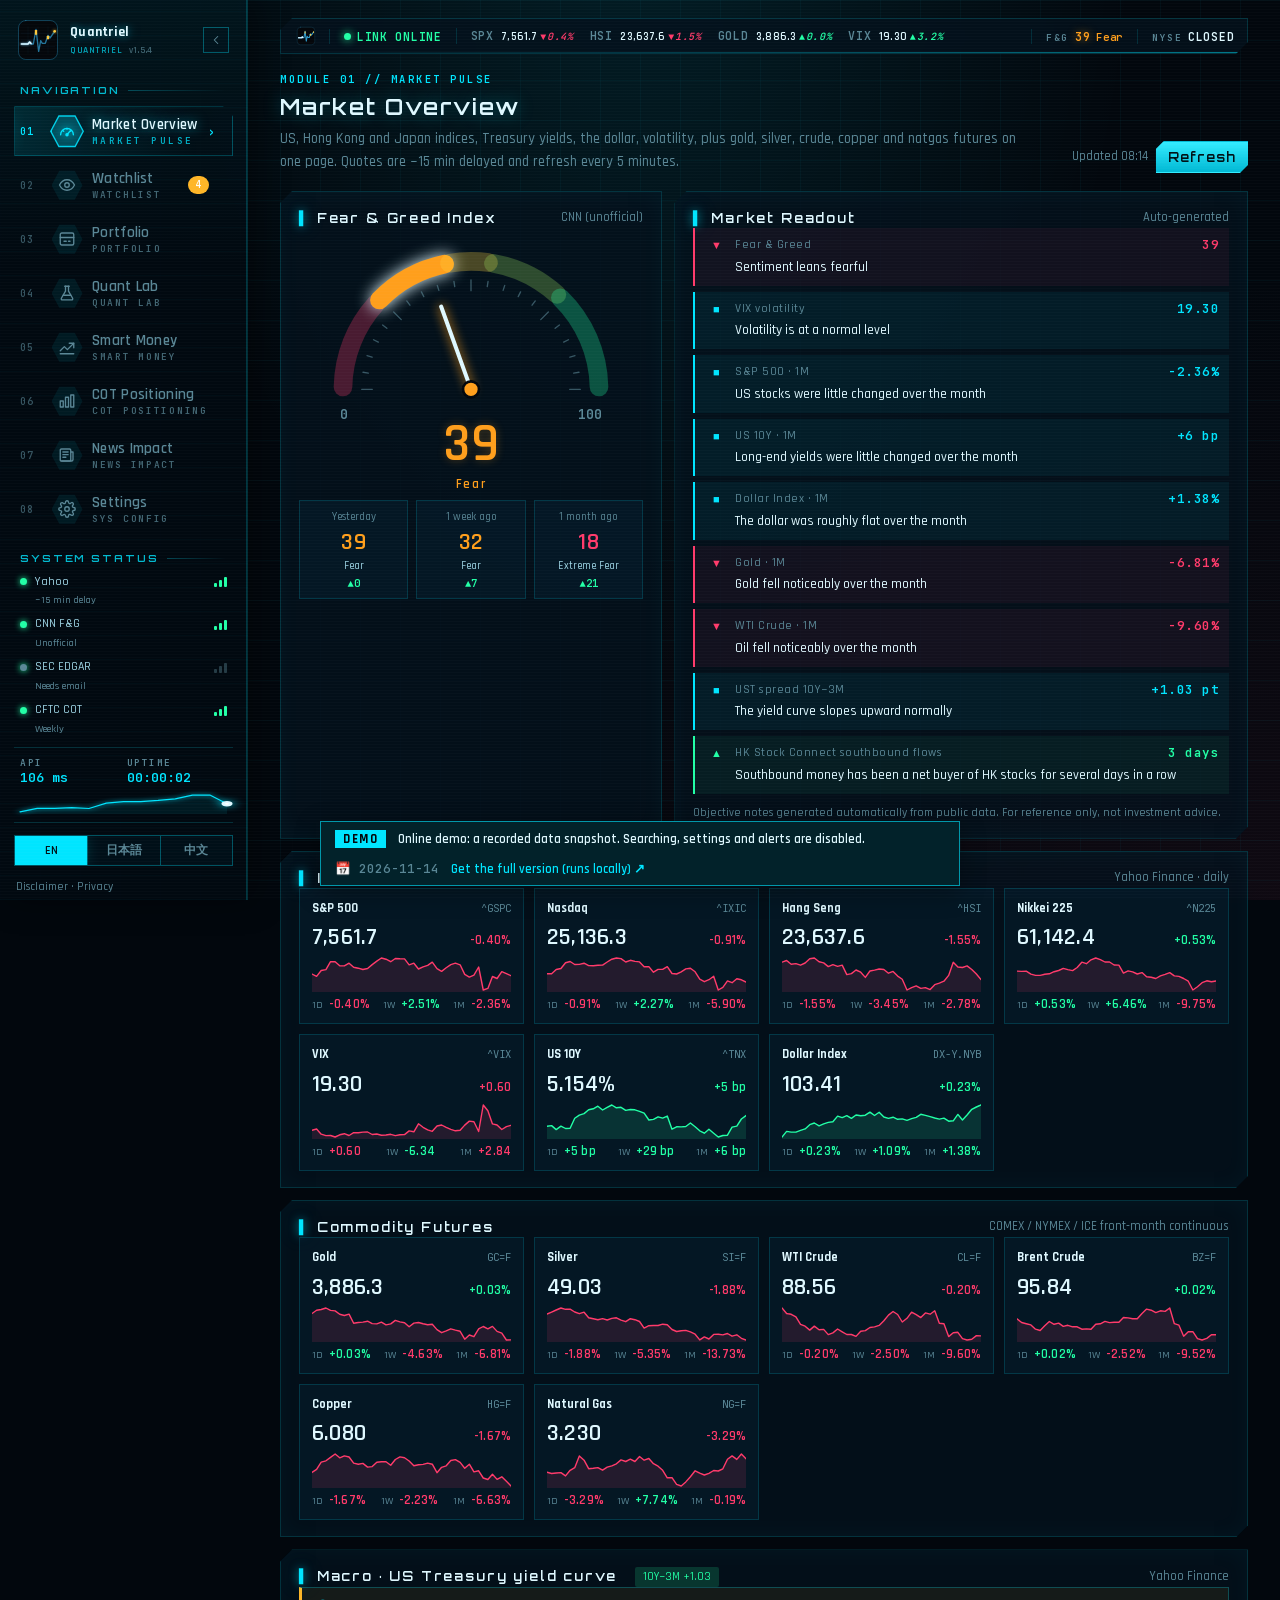
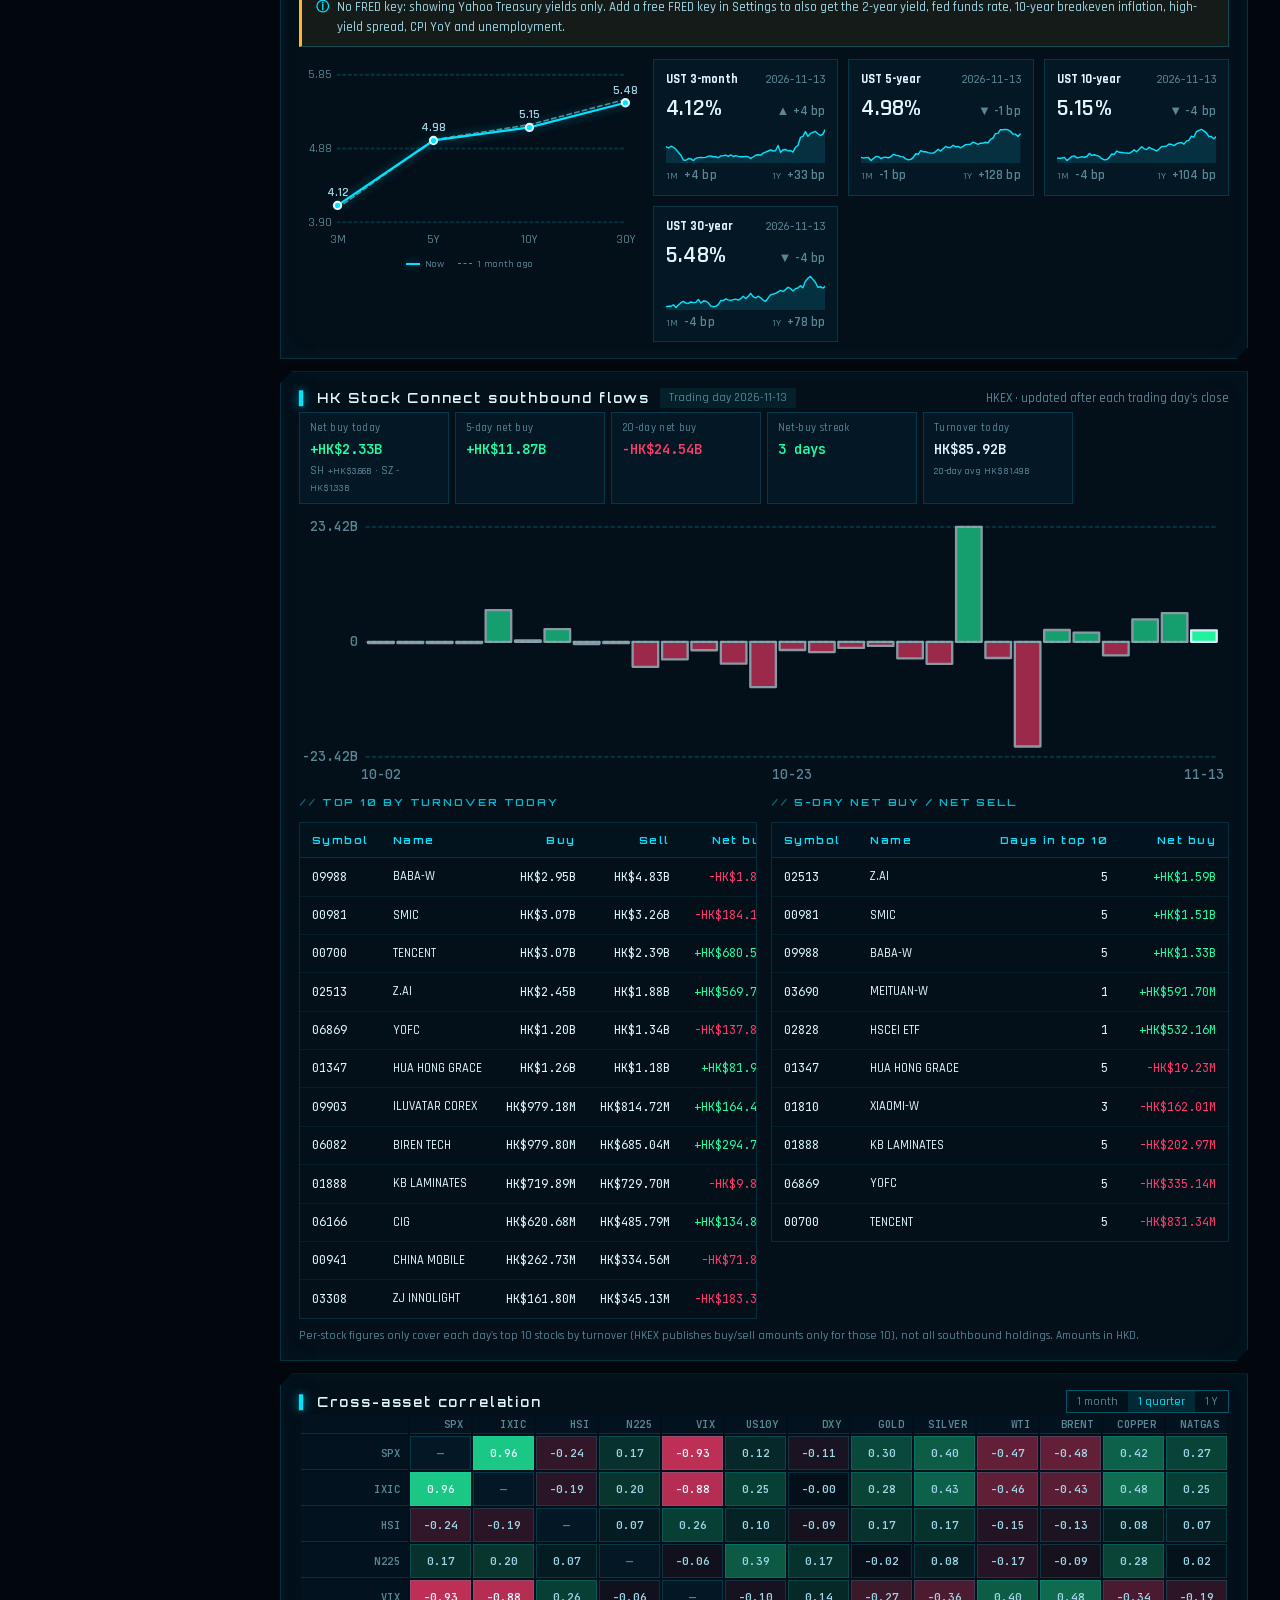
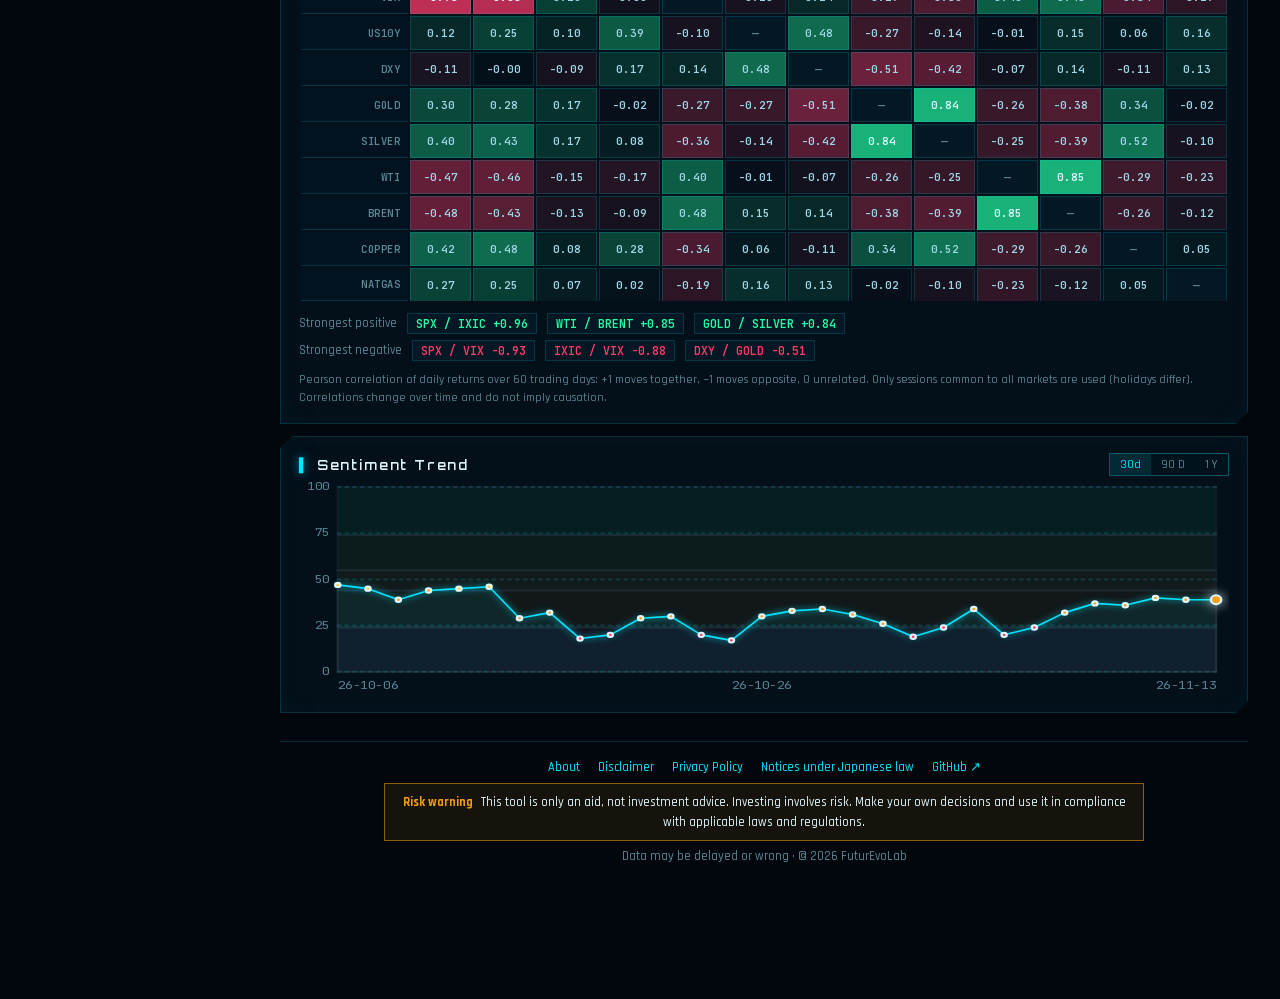
<file: docs/index.html>
<!doctype html>
<html lang="en">
<head>
<meta charset="utf-8">
<meta http-equiv="Content-Security-Policy" content="default-src 'self'; script-src 'self'; style-src 'self' 'unsafe-inline'; img-src 'self' data:; font-src 'self'; connect-src 'self'; base-uri 'none'; form-action 'none'; object-src 'none'">
<meta name="viewport" content="width=device-width, initial-scale=1">
<title>量化股神 · Quantriel — Demo</title>
<link rel="icon" type="image/svg+xml" href="data:image/svg+xml,%3Csvg xmlns='http://www.w3.org/2000/svg' viewBox='0 0 120 120'%3E%3Crect width='120' height='120' rx='24' fill='%2304070b'/%3E%3Cpath d='M10 72H30L35 66L40 72H46L54 28L62 94L68 62L73 70H82L90 46L96 54L110 34' fill='none' stroke='%2338bdf8' stroke-width='9' stroke-linejoin='round' stroke-linecap='round'/%3E%3Ccircle cx='110' cy='34' r='8' fill='%23ffc93c'/%3E%3C/svg%3E">
<link rel="stylesheet" href="fonts/fonts.css">
<link rel="preload" href="fonts/Inter-0.woff2" as="font" type="font/woff2" crossorigin>
<link rel="stylesheet" href="style.css?v=2">
<link rel="stylesheet" href="hud.css?v=3">
<link rel="stylesheet" href="nav.css?v=2">
<link rel="stylesheet" href="market.css?v=3">
<link rel="stylesheet" href="smart.css?v=2">
<link rel="stylesheet" href="gold.css?v=1">
<link rel="stylesheet" href="quant.css?v=10">
<script src="boot.js?v=1"></script>
<script src="demo.js" data-generated="1794644022"></script>
</head>
<body>
<div class="ambient" aria-hidden="true"><i></i><i></i><i></i></div>
<div class="app">
  <!-- ======================= 侧边导航 ======================= -->
  <aside class="nav">
    <div class="nav-edge" aria-hidden="true"></div>
    <div class="brand">
<svg class="logo qs-mark" viewBox="0 0 120 120" aria-hidden="true">
        <rect class="scr" x="1.5" y="1.5" width="117" height="117" rx="22"/>
        <path class="grid" d="M10 40H110M10 60H110M10 80H110M30 20V100M60 20V100M90 20V100"/>
        <path class="ecg" d="M10 72H30L35 66L40 72H46L54 28L62 94L68 62L73 70H82L90 46L96 54L110 34"/>
        <path class="scan" d="M10 72H30L35 66L40 72H46L54 28L62 94L68 62L73 70H82L90 46L96 54L110 34"/>
        <rect class="cb" x="50.5" y="30" width="7" height="14" rx="1.5"/>
        <rect class="cb cb2" x="86.5" y="47" width="7" height="11" rx="1.5"/>
        <circle class="tip" cx="110" cy="34" r="4"/>
      </svg>
      <div class="brand-txt">
        <div class="brand-name" data-text="量化股神">量化股神</div>
        <div class="brand-sub">QUANTRIEL <i>v1.5</i></div>
      </div>
      <button id="nav-collapse" class="nav-collapse" type="button" title="收起 / 展开侧栏">
        <svg viewBox="0 0 24 24"><path d="M15 6l-6 6 6 6"/></svg>
      </button>
    </div>

    <div class="nav-section"><span>NAVIGATION</span><i></i></div>
    <nav class="tabs" id="nav">
      <div class="nav-ind" id="nav-ind" aria-hidden="true"><i></i></div>
      <button data-tab="market" class="active" title="市场总览（快捷键 1）">
        <span class="ni-idx">01</span>
        <span class="ni-ico"><svg viewBox="0 0 24 24"><path d="M3.5 17a8.5 8.5 0 1117 0"/><path d="M12 17l4.2-5.2"/><circle cx="12" cy="17" r="1.4"/><path d="M6.6 11.6l1 .8M12 8.5v1.3M17.4 11.6l-1 .8"/></svg></span>
        <span class="ni-txt"><b>市场总览</b><small>MARKET PULSE</small></span>
        <span class="ni-arrow">›</span>
      </button>
      <button data-tab="watch" title="自选监控（快捷键 2）">
        <span class="ni-idx">02</span>
        <span class="ni-ico"><svg viewBox="0 0 24 24"><path d="M2 12s3.5-7 10-7 10 7 10 7-3.5 7-10 7S2 12 2 12z"/><circle cx="12" cy="12" r="3"/></svg></span>
        <span class="ni-txt"><b>自选监控</b><small>WATCHLIST</small></span>
        <span id="nav-new" class="nav-badge" hidden></span><span class="ni-arrow">›</span>
      </button>
      <button data-tab="portfolio" title="持仓盈亏（快捷键 3）">
        <span class="ni-idx">03</span>
        <span class="ni-ico"><svg viewBox="0 0 24 24"><rect x="3" y="4" width="18" height="16" rx="2"/><path d="M3 10h18"/><path d="M8 15h3"/><path d="M14 15h2"/></svg></span>
        <span class="ni-txt"><b>持仓盈亏</b><small>PORTFOLIO</small></span>
        <span class="ni-arrow">›</span>
      </button>
      <button data-tab="quant" title="量化实验室（快捷键 4）">
        <span class="ni-idx">04</span>
        <span class="ni-ico"><svg viewBox="0 0 24 24"><path d="M9 3h6"/><path d="M10 3v6.5L4.5 19a1.5 1.5 0 001.3 2.2h12.4a1.5 1.5 0 001.3-2.2L14 9.5V3"/><path d="M7 15h10"/></svg></span>
        <span class="ni-txt"><b>量化实验室</b><small>QUANT LAB</small></span>
        <span class="ni-arrow">›</span>
      </button>
      <button data-tab="smart" title="聪明钱（快捷键 5）">
        <span class="ni-idx">05</span>
        <span class="ni-ico"><svg viewBox="0 0 24 24"><path d="M3 17l5.5-5.5 4 4L21 7"/><path d="M15 7h6v6"/><path d="M3 21h18"/></svg></span>
        <span class="ni-txt"><b>聪明钱</b><small>SMART MONEY</small></span>
        <span class="ni-arrow">›</span>
      </button>
      <button data-tab="cot" title="商品持仓（快捷键 6）">
        <span class="ni-idx">06</span>
        <span class="ni-ico"><svg viewBox="0 0 24 24"><rect x="3" y="12" width="4" height="8"/><rect x="10" y="7" width="4" height="13"/><rect x="17" y="4" width="4" height="16"/></svg></span>
        <span class="ni-txt"><b>商品持仓</b><small>COT POSITIONING</small></span>
        <span class="ni-arrow">›</span>
      </button>
      <button data-tab="news" title="新闻影响（快捷键 7）">
        <span class="ni-idx">07</span>
        <span class="ni-ico"><svg viewBox="0 0 24 24"><rect x="3" y="4" width="14" height="16" rx="1.5"/><path d="M17 8h3v10a2 2 0 01-2 2H5"/><path d="M6.5 8h7M6.5 11.5h7M6.5 15h4"/></svg></span>
        <span class="ni-txt"><b>新闻影响</b><small>NEWS IMPACT</small></span>
        <span id="nav-news" class="nav-badge" hidden></span><span class="ni-arrow">›</span>
      </button>
      <button data-tab="settings" title="设置（快捷键 8）">
        <span class="ni-idx">08</span>
        <span class="ni-ico"><svg viewBox="0 0 24 24"><circle cx="12" cy="12" r="3"/><path d="M19.4 15a1.7 1.7 0 00.3 1.8l.1.1a2 2 0 11-2.8 2.8l-.1-.1a1.7 1.7 0 00-1.8-.3 1.7 1.7 0 00-1 1.5V21a2 2 0 11-4 0v-.1a1.7 1.7 0 00-1.1-1.5 1.7 1.7 0 00-1.8.3l-.1.1a2 2 0 11-2.8-2.8l.1-.1a1.7 1.7 0 00.3-1.8 1.7 1.7 0 00-1.5-1H3a2 2 0 110-4h.1a1.7 1.7 0 001.5-1.1 1.7 1.7 0 00-.3-1.8l-.1-.1a2 2 0 112.8-2.8l.1.1a1.7 1.7 0 001.8.3H9a1.7 1.7 0 001-1.5V3a2 2 0 114 0v.1a1.7 1.7 0 001 1.5 1.7 1.7 0 001.8-.3l.1-.1a2 2 0 112.8 2.8l-.1.1a1.7 1.7 0 00-.3 1.8V9a1.7 1.7 0 001.5 1H21a2 2 0 110 4h-.1a1.7 1.7 0 00-1.5 1z"/></svg></span>
        <span class="ni-txt"><b>设置</b><small>SYS CONFIG</small></span>
        <span class="ni-arrow">›</span>
      </button>
    </nav>

    <div class="nav-foot">
      <div class="nav-section"><span>SYSTEM STATUS</span><i></i></div>
      <div id="src-status" class="src-status"></div>
      <div class="sys-meta">
        <div><span>API</span><b id="sys-lat">— ms</b></div>
        <div><span>UPTIME</span><b id="sys-up">00:00:00</b></div>
        <svg id="sys-spark" class="spark" viewBox="0 0 100 22" preserveAspectRatio="none" aria-hidden="true"><path class="area"/><path class="line"/><circle r="1.8"/></svg>
      </div>
      <div class="lang-switch" translate="no"><button type="button" data-lang="en">EN</button><button type="button" data-lang="ja">日本語</button><button type="button" data-lang="zh">中文</button></div>
      <a class="legal-link" href="disclaimer.html">免责声明 · 隐私</a>
      <button id="wn-open" class="ghost theme-btn wn-open" type="button" title="查看每个版本更新了什么">
        <svg viewBox="0 0 24 24"><path d="M3 10v4h3l5 4V6L6 10z"/><path d="M15 9a4 4 0 010 6M18 6a8 8 0 010 12"/></svg>
        <span>更新公告</span><span id="wn-badge" class="badge wn-new" translate="no" hidden>NEW</span>
      </button>
      <button id="theme-toggle" class="ghost theme-btn" type="button" title="切换配色：蓝色 HUD → 黑金 → 浅色">
        <svg viewBox="0 0 24 24"><path d="M21 12.8A9 9 0 1111.2 3a7 7 0 009.8 9.8z"/></svg>
        <span>切换配色</span>
      </button>
    </div>
  </aside>

  <main class="main">
    <div class="hudbar">
      <span class="hb-id">
<svg class="qs-mark hb-mark" viewBox="0 0 120 120" aria-hidden="true">
        <rect class="scr" x="1.5" y="1.5" width="117" height="117" rx="22"/>
        <path class="ecg" d="M10 72H30L35 66L40 72H46L54 28L62 94L68 62L73 70H82L90 46L96 54L110 34"/>
        <path class="scan" d="M10 72H30L35 66L40 72H46L54 28L62 94L68 62L73 70H82L90 46L96 54L110 34"/>
        <rect class="cb" x="50.5" y="30" width="7" height="14" rx="1.5"/>
        <rect class="cb cb2" x="86.5" y="47" width="7" height="11" rx="1.5"/>
        <circle class="tip" cx="110" cy="34" r="4"/>
      </svg>
        <span class="sys">SYS://QUANTRIEL</span>
      </span>
      <span class="live"><i></i>LINK ONLINE</span>
      <span class="tick" id="ticker" translate="no"><span>SPX <b>—</b></span><span>GOLD <b>—</b></span><span>WTI <b>—</b></span></span>
      <span id="marquee" class="marquee" title="点击查看自选监控"><span id="marquee-track"></span></span>
      <span class="hb-fng" id="hb-fng" title="恐惧与贪婪指数（点击查看市场总览）"><small>F&amp;G</small><b>—</b><i></i></span>
      <span class="hb-gas" id="hb-mkt" translate="no"><small>NYSE</small><b>—</b></span>
      <form id="lookup" class="hb-lookup" title="查看任意代码的详情（快捷键 /）"><input id="lookup-sym" placeholder="代码…" spellcheck="false" autocomplete="off"></form>
      <span id="hud-watch" translate="no">WATCH 0</span>
      <span class="clock" id="clock" translate="no">NY --:--</span>
      <i class="hb-beat" id="hb-beat" aria-hidden="true"></i>
    </div>
    <div id="upd-bar" class="upd-bar" hidden></div>

    <!-- ======================= 市场总览 ======================= -->
    <section id="tab-market" class="tab active">
      <header class="page-head">
        <div>
          <div class="eyebrow">MODULE 01 // MARKET PULSE</div>
          <h1>市场总览</h1>
          <p>美股、港股、日股指数，美债收益率、美元、波动率，以及黄金、白银、原油、铜、天然气期货，一页看清市场温度。行情约延迟 15 分钟，每 5 分钟刷新。</p>
        </div>
        <div class="head-actions">
          <span id="mk-upd" class="muted"></span>
          <button id="mk-refresh" type="button" class="primary">刷新</button>
        </div>
      </header>
      <div id="mk-msg" class="msg"></div>

      <div class="mk-top">
        <div class="card mk-fng">
          <div class="card-head"><h3>恐惧与贪婪指数</h3><span class="spacer"></span><span id="mk-fng-src" class="muted"></span></div>
          <div id="mk-gauge" class="mk-gauge"></div>
          <div id="mk-cmp" class="mk-cmp"></div>
          <div id="mk-parts" class="q-parts"></div>
        </div>
        <div class="card mk-read">
          <div class="card-head"><h3>市场解读</h3><span class="spacer"></span><span class="muted">自动生成</span></div>
          <ul id="mk-read" class="mk-list"></ul>
          <p class="muted mk-disc">根据公开数据自动生成的客观描述，仅供参考，不构成投资建议。</p>
        </div>
      </div>

      <div class="card">
        <div class="card-head"><h3>指数 · 利率 · 美元</h3><span class="spacer"></span><span class="muted">Yahoo Finance · 日线</span></div>
        <div id="mk-indices" class="q-grid"></div>
      </div>
      <div class="card">
        <div class="card-head"><h3>大宗商品期货</h3><span class="spacer"></span><span class="muted">COMEX / NYMEX / ICE 主力连续合约</span></div>
        <div id="mk-commods" class="q-grid"></div>
      </div>
      <div class="card">
        <div class="card-head"><h3>宏观 · 美债收益率曲线</h3><span id="mc-spreads" class="mc-spreads"></span><span class="spacer"></span><span id="mc-src" class="muted"></span></div>
        <div id="mc-msg" class="msg"></div>
        <div class="mc-wrap">
          <div id="mc-curve" class="mc-curve"></div>
          <div id="mc-grid" class="q-grid mc-grid"></div>
        </div>
      </div>
      <div class="card" id="sb-card">
        <div class="card-head"><h3>港股通南向资金</h3><span id="sb-date" class="chip"></span><span class="spacer"></span><span class="muted">HKEX · 每个交易日收盘后更新</span></div>
        <div id="sb-msg" class="msg"></div>
        <div id="sb-body"></div>
      </div>
      <div class="card">
        <div class="card-head"><h3>跨资产相关性</h3><span id="corr-msg" class="muted"></span><span class="spacer"></span>
          <div class="seg" id="corr-range"><button type="button" data-d="20">1 个月</button><button type="button" data-d="60" class="on">1 季度</button><button type="button" data-d="250">1 年</button></div></div>
        <div id="mk-corr" class="mk-corr"></div>
      </div>
      <div class="card">
        <div class="card-head"><h3>情绪走势</h3><span class="spacer"></span>
          <div class="seg" id="mk-range"><button type="button" data-d="30" class="on">30 天</button><button type="button" data-d="90">90 天</button><button type="button" data-d="250">1 年</button></div></div>
        <div id="mk-chart" class="mk-chart"></div>
      </div>
    </section>

    <!-- ======================= 自选监控 ======================= -->
    <section id="tab-watch" class="tab">
      <header class="page-head">
        <div>
          <div class="eyebrow">MODULE 02 // WATCHLIST SURVEILLANCE</div>
          <h1>自选监控</h1>
          <p>美股、港股（代码加 .HK）和期货（如 GC=F）。当日涨跌幅或成交量超过设定值时高亮，开启后台提醒后会推送 macOS 通知。</p>
        </div>
        <div class="head-actions">
          <span id="w-upd" class="muted"></span>
          <button id="w-refresh" type="button" class="primary">立即刷新</button>
        </div>
      </header>

      <div class="card alert-card">
        <div class="card-head"><h3>后台异动提醒</h3><span id="al-state" class="badge">—</span>
          <span class="spacer"></span><span id="al-info" class="muted"></span></div>
        <p class="muted al-desc">由本地服务在后台定时检查自选列表：当日涨跌幅绝对值 ≥ 设定百分比、成交量 ≥ 20 日均量的设定倍数、RSI 当天进入超买 / 超卖区、创 52 周新高 / 新低，或当天穿越设定的目标价，就推送 macOS 系统通知。同一品种同一交易日的同类异动只提醒一次。网页不用开着，只要服务在运行即可。</p>
        <div class="form-row">
          <label class="switch"><input id="al-on" type="checkbox"><i></i>开启后台提醒</label>
          <label class="field"><span>检查间隔</span><select id="al-int"><option value="5">每 5 分钟</option><option value="15">每 15 分钟</option><option value="30">每 30 分钟</option><option value="60">每 60 分钟</option></select></label>
          <label class="switch"><input id="al-sound" type="checkbox" checked><i></i>提示音</label>
          <span class="spacer"></span>
          <button id="al-test" type="button" class="ghost small">发送测试通知</button>
          <button id="al-run" type="button" class="ghost small">立即检查一次</button>
        </div>
        <div class="form-row dg-row">
          <label class="switch" title="每天到设定时间推送一条系统通知：主要指数 / 商品涨跌、恐惧贪婪指数、自选里最强和最弱的品种"><input id="dg-on" type="checkbox"><i></i>每日摘要通知</label>
          <label class="field"><span>发送时间</span><input id="dg-time" type="time" value="08:30" step="60" class="w-sm mono-input"></label>
          <span id="dg-info" class="muted"></span>
          <span class="spacer"></span>
          <button id="dg-run" type="button" class="ghost small">现在发送摘要</button>
        </div>
        <div id="al-hist" class="al-hist"></div>
      </div>

      <form id="watch-form" class="card form-card">
        <div class="form-title">添加 / 修改自选</div>
        <div class="form-row">
          <input id="w-sym" placeholder="代码，如 AAPL / 0700.HK / GC=F / ^HSI" spellcheck="false" class="mono-input grow">
          <input id="w-label" placeholder="名称（可选）" class="grow">
          <label class="field"><span>涨跌幅阈值</span><input id="w-move" type="number" min="0" step="0.5" value="3" class="w-sm"><em>%</em></label>
          <label class="field"><span>放量倍数</span><input id="w-vol" type="number" min="0" step="0.5" value="2" class="w-sm"><em>×</em></label>
          <label class="switch" title="RSI(14) 当天升破 70 或跌破 30 时提醒（昨天收盘还不在该区间）"><input id="w-rsi" type="checkbox" checked><i></i>RSI 超买 / 超卖</label>
          <label class="switch" title="现价高于此前 52 周最高收盘价，或低于最低收盘价时提醒"><input id="w-52" type="checkbox" checked><i></i>52 周新高 / 新低</label>
          <label class="switch" title="20 日均线当天上穿（金叉）或下穿（死叉）50 日均线时提醒"><input id="w-ma" type="checkbox" checked><i></i>均线金叉 / 死叉</label>
          <label class="field" title="现价当天升破这个价位时提醒（昨收还在下方）；留空不设"><span>目标价 ≥</span><input id="w-above" type="number" min="0" step="any" placeholder="不设" class="w-sm mono-input"></label>
          <label class="field" title="现价当天跌破这个价位时提醒（昨收还在上方）；留空不设"><span>目标价 ≤</span><input id="w-below" type="number" min="0" step="any" placeholder="不设" class="w-sm mono-input"></label>
          <button class="primary">加入自选</button>
        </div>
      </form>

      <div class="card">
        <div class="card-head"><h3>自选列表</h3><span id="watch-count" class="chip"></span><span class="spacer"></span><span class="muted">股票盘中成交量按时段折算成全天预估（*）；期货为当日累计，盘中偏低</span>
          <button id="w-export" type="button" class="ghost small" title="把自选列表和 13F 基金列表存成 JSON 文件（不含 API Key）">导出</button>
          <button id="w-import" type="button" class="ghost small" title="从导出的 JSON 文件导入：默认只添加本机没有的品种">导入</button>
          <input id="w-file" type="file" accept="application/json,.json" hidden></div>
        <div class="table-wrap"><table id="watch-table"></table></div>
      </div>
    </section>

    <!-- ======================= 持仓盈亏 ======================= -->
    <section id="tab-portfolio" class="tab">
      <header class="page-head">
        <div>
          <div class="eyebrow">MODULE 03 // PORTFOLIO P&amp;L</div>
          <h1>持仓盈亏</h1>
          <p>记录你的持仓（代码、股数、平均成本），用约 15 分钟延迟的行情计算市值、盈亏和当日变动；非美元品种按 Yahoo 汇率折算成美元合计。数据只保存在本机的 data/positions.json。</p>
        </div>
        <div class="head-actions">
          <span id="pf-upd" class="muted"></span>
          <button id="pf-refresh" type="button" class="primary">刷新</button>
        </div>
      </header>
      <div id="pf-msg" class="msg"></div>
      <div id="pf-sum" class="pf-sum"></div>
      <form id="pf-form" class="card form-card">
        <div class="form-title">添加 / 修改持仓</div>
        <div class="form-row">
          <input id="pf-sym" placeholder="代码，如 AAPL / 0700.HK / GC=F" spellcheck="false" class="mono-input grow" required>
          <label class="field"><span>股数</span><input id="pf-shares" type="number" min="0" step="any" class="w-md mono-input" required></label>
          <label class="field"><span>平均成本</span><input id="pf-cost" type="number" min="0" step="any" class="w-md mono-input" required></label>
          <input id="pf-note" placeholder="备注（可选）" class="grow">
          <button class="primary">保存持仓</button>
        </div>
      </form>
      <div class="card">
        <div class="card-head"><h3>持仓明细</h3><span id="pf-count" class="chip"></span><span class="spacer"></span><span id="pf-fx" class="muted" translate="no"></span></div>
        <div class="table-wrap"><table id="pf-table"></table></div>
        <p class="muted mk-disc">仅供记录与参考，不构成投资建议；未计入手续费、股息和税费。</p>
      </div>
    </section>

    <!-- ======================= 量化实验室 ======================= -->
    <section id="tab-quant" class="tab">
      <header class="page-head">
        <div>
          <div class="eyebrow">MODULE 04 // QUANT LAB</div>
          <h1>量化实验室</h1>
          <p>用历史日线检验简单规则（只做多、按收盘价执行、含手续费），并按过去一年的波动率给出未来 N 个交易日的价格统计区间。两者都是对历史数据的统计描述，不是预测，不构成投资建议。</p>
        </div>
      </header>
      <form id="ql-form" class="card form-card">
        <div class="form-title">回测设置</div>
        <div class="form-row">
          <input id="ql-sym" placeholder="代码，如 AAPL / 0700.HK / GC=F / ^GSPC" spellcheck="false" class="mono-input grow" required>
          <label class="field"><span>策略</span><select id="ql-strategy"><option value="ma_cross">均线金叉 / 死叉（20 / 50 日）</option><option value="trend200">200 日趋势</option><option value="rsi_mr">RSI 均值回归</option><option value="buyhold">买入持有</option></select></label>
          <label class="field"><span>区间</span><select id="ql-range"><option value="2y">2 年</option><option value="5y" selected>5 年</option><option value="10y">10 年</option></select></label>
          <label class="field" title="每次换仓的成本，1 bp = 0.01%"><span>手续费</span><input id="ql-fee" type="number" min="0" max="100" step="1" value="5" class="w-sm mono-input"><em>bp</em></label>
          <label class="field" title="可选：按历史波动率估算未来 N 个交易日到达该价位的概率"><span>目标价</span><input id="ql-target" type="number" min="0" step="any" placeholder="可选" class="w-sm mono-input"></label>
          <button class="primary">运行</button>
        </div>
        <div id="ql-quick" class="form-row"></div>
      </form>
      <div class="card">
        <div class="card-head"><h3>规则回测</h3><span id="ql-bt-sub" class="muted"></span></div>
        <div id="ql-bt"><p class="muted">输入代码并点「运行」。策略：均线金叉 / 死叉 = 20 日均线在 50 日均线上方时持有；200 日趋势 = 价格在 200 日均线上方时持有；RSI 均值回归 = RSI(14) 低于 30 买入、高于 70 卖出。</p></div>
      </div>
      <div class="card">
        <div class="card-head"><h3>统计区间（历史波动率）</h3><span id="ql-fc-sub" class="muted"></span></div>
        <div id="ql-fc"><p class="muted">按过去一年的日波动率，给出 5 / 10 / 20 / 60 个交易日后价格的 68% 和 95% 区间；填了目标价还会算到达概率。</p></div>
      </div>
      <div class="card">
        <div class="card-head"><h3>预测检验</h3><span id="ql-sg-sub" class="muted"></span></div>
        <div id="ql-sg"><p class="muted">三个角度看"历史上出现这种情况之后发生了什么"：历史相似情形之后 5 / 20 日的收益分布；只用价格特征的逻辑回归模型在最近一年样本外的命中率（和"一直猜多数方向"的基准对比）；按月份、星期的季节性。每一项都放在基准旁边，接近基准就说明没有可利用的规律。</p></div>
      </div>
    </section>

    <!-- ======================= 聪明钱 ======================= -->
    <section id="tab-smart" class="tab">
      <header class="page-head">
        <div>
          <div class="eyebrow">MODULE 05 // SMART MONEY · SEC EDGAR</div>
          <h1>聪明钱</h1>
          <p>美股公司内部人（董事、高管、10% 股东）用自己的钱在公开市场买入的记录（Form 4 交易代码 P），以及知名基金每季度 13F 持仓的变化。</p>
        </div>
      </header>
      <div id="sm-msg" class="msg"></div>

      <div class="seg sm-sub" id="sm-sub"><button type="button" data-s="insider" class="on">内部人买入 · Form 4</button><button type="button" data-s="13f">机构持仓 · 13F</button></div>

      <div id="sm-insider">
        <form id="ins-form" class="searchbar">
          <div class="search-input">
            <svg viewBox="0 0 24 24"><path d="M3 17l5.5-5.5 4 4L21 7"/><path d="M15 7h6v6"/></svg>
            <input id="ins-sym" placeholder="美股代码，如 AAPL / JPM / KO" autocomplete="off" spellcheck="false">
          </div>
          <select id="ins-limit" title="扫描最近多少份 Form 4 申报" aria-label="扫描份数">
            <option value="80">最近 80 份申报</option>
            <option value="150" selected>最近 150 份申报</option>
            <option value="300">最近 300 份申报</option>
          </select>
          <button type="submit" class="primary lg">分析内部人买入</button>
        </form>
        <div id="ins-quick" class="recent"></div>
        <div id="ins-result"></div>
      </div>

      <div id="sm-13f" hidden>
        <div class="card">
          <div class="card-head"><h3>跟踪的基金</h3><span id="mg-count" class="chip"></span><span class="spacer"></span>
            <span id="f13-upd" class="muted"></span><button id="f13-load" type="button" class="primary">加载 13F</button></div>
          <form id="mg-form" class="form-row">
            <input id="mg-cik" placeholder="CIK，如 1067983" class="mono-input w-md" spellcheck="false">
            <input id="mg-name" placeholder="基金名称" class="grow">
            <button class="ghost">添加基金</button>
            <a class="muted" href="https://www.sec.gov/cgi-bin/browse-edgar?action=getcompany&type=13F-HR" target="_blank" rel="noopener">在 EDGAR 查 CIK ↗</a>
          </form>
          <div id="mg-list" class="mg-list"></div>
        </div>
        <div class="graph-wrap q-graph">
          <div id="cy13"></div>
          <div id="g13-empty" class="graph-overlay">
            <div class="sb-status">STANDBY · AWAITING 13F</div>
            <h3>基金 ↔ 股票 持仓变化图</h3>
            <p>点击“加载 13F”。六边形是基金，圆点是股票；线的颜色表示本季度动作，线越粗金额越大</p>
          </div>
          <div class="graph-tools">
            <button type="button" data-z13="fit" title="适应窗口"><svg viewBox="0 0 24 24"><path d="M4 9V4h5M20 9V4h-5M4 15v5h5M20 15v5h-5"/></svg></button>
          </div>
          <div class="legend">
            <span><i class="line" style="background:var(--q-new)"></i>新建仓</span>
            <span><i class="line" style="background:var(--in)"></i>加仓</span>
            <span><i class="line" style="background:var(--q-reduce)"></i>减仓</span>
            <span><i class="line" style="background:var(--out)"></i>清仓</span>
            <span><i class="line" style="background:var(--q-hold)"></i>持平</span>
            <span class="sep"></span>
            <span>显示每只基金前 12 大持仓 + 全部新建仓 / 清仓</span>
            <span class="sep"></span>
            <label class="switch"><input id="g13-hold" type="checkbox"><i></i>显示持平</label>
          </div>
        </div>
        <div id="f13-detail"></div>
      </div>
    </section>

    <!-- ======================= 商品持仓 ======================= -->
    <section id="tab-cot" class="tab">
      <header class="page-head">
        <div>
          <div class="eyebrow">MODULE 06 // CFTC COMMITMENTS OF TRADERS</div>
          <h1>商品持仓</h1>
          <p>CFTC 每周持仓报告（细分版，仅期货）中“管理资金”（对冲基金、CTA 等投机资金）的净多头，以及它在最近 3 年里所处的百分位。数据截至每周二，周五公布。</p>
        </div>
        <div class="head-actions">
          <span id="cot-upd" class="muted"></span>
          <button id="cot-refresh" type="button" class="primary">刷新</button>
        </div>
      </header>
      <div id="cot-msg" class="msg"></div>
      <div id="cot-grid" class="cot-grid"></div>
      <p class="muted sm-note">百分位：当前净持仓高于最近 3 年中多少比例的周。COT 指数：（当前 − 3 年最低）÷（3 年最高 − 3 年最低）。极端值说明投机仓位拥挤，但不代表马上反转。仅供参考，不构成投资建议。</p>

      <div class="card eia-head">
        <div class="card-head"><h3>EIA 库存周报</h3><span class="spacer"></span><span id="eia-upd" class="muted"></span><span id="eia-src" class="chip"></span></div>
        <p class="muted">美国能源信息署每周公布的商业库存（石油周三、天然气周四）。和过去 5 年同一周的平均水平比较：库存明显高于往年同期通常说明供应偏宽松，低于则偏紧。</p>
      </div>
      <div id="eia-msg" class="msg"></div>
      <div id="eia-grid" class="cot-grid"></div>
    </section>

    <!-- ======================= 设置 ======================= -->
    <section id="tab-news" class="tab">
      <header class="page-head">
        <div>
          <div class="eyebrow">MODULE 07 // NEWS IMPACT</div>
          <h1>新闻影响</h1>
          <p>抓取最近 72 小时与原油、天然气、黄金、白银、铜相关的公开新闻标题，用关键词规则识别其中的驱动因素（如 OPEC 减产、航道风险、美联储鹰鸽、美元、库存、中国政策、天气、矿山停产），并给出这类因素通常的影响方向。</p>
        </div>
        <div class="head-actions">
          <span id="nw-upd" class="muted"></span>
          <button id="nw-refresh" type="button" class="primary">刷新</button>
        </div>
      </header>
      <div class="seg nw-view" id="nw-view"><button type="button" data-v="commod" class="on">大宗商品</button><button type="button" data-v="tech">AI · 科技股</button></div>
      <div id="nw-msg" class="msg"></div>
      <div id="nw-commod">
      <div class="card alert-card">
        <div class="card-head"><h3>重大新闻提醒</h3><span id="na-state" class="badge">—</span><span class="spacer"></span><span id="na-info" class="muted"></span></div>
        <p class="muted al-desc">后台每 15 分钟检查一次：通常影响强（▲▲ / ▼▼）的驱动因素、标题直接提到所选商品、并且 6 小时内至少有设定数量的不同媒体报道时，推送 macOS 通知。同一“因素 + 商品”12 小时内只提醒一次。和自选监控的异动提醒分开开关；提示音和语言沿用那边的设置。</p>
        <div class="form-row">
          <label class="switch"><input id="na-on" type="checkbox"><i></i>开启重大新闻提醒</label>
          <span id="na-assets" class="na-assets"></span>
          <label class="field"><span>至少</span><select id="na-src"><option value="1">1 家媒体</option><option value="2">2 家媒体</option><option value="3">3 家媒体</option></select></label>
          <span class="spacer"></span>
          <button id="na-test" type="button" class="ghost small">发送测试通知</button>
          <button id="na-run" type="button" class="ghost small">立即检查一次</button>
        </div>
        <div id="na-hist" class="al-hist"></div>
      </div>
      <div id="nw-assets" class="nw-assets"></div>
      <div class="card">
        <div class="card-head"><h3>新闻倾向事后验证</h3><span class="spacer"></span><span id="nv-since" class="muted"></span></div>
        <p class="muted nv-desc">每天保留首次新闻倾向，以信号日期（UTC）之后首个交易日收盘为基准，统计后续 1 / 5 个交易日的方向命中率。同一基准交易日只计一次，当天日线不计入；上涨占比仅供对照，小样本不能说明预测能力。</p>
        <div class="table-wrap"><table id="nv-table"></table></div>
      </div>
      <div class="card">
        <div class="card-head"><h3>新闻标题</h3><span id="nw-count" class="chip"></span><span class="spacer"></span>
          <div class="seg" id="nw-filter"><button type="button" data-a="" class="on">全部</button><button type="button" data-a="oil">原油</button><button type="button" data-a="natgas">天然气</button><button type="button" data-a="gold">黄金</button><button type="button" data-a="silver">白银</button><button type="button" data-a="copper">铜</button></div>
          <label class="switch"><input id="nw-drv" type="checkbox" checked><i></i>只看有驱动因素的</label>
        </div>
        <div id="nw-list" class="nw-list"></div>
      </div>
      <details class="card nw-rules">
        <summary><h3>判断规则</h3><span class="muted">每条规则的关键词和通常的传导逻辑</span></summary>
        <div class="table-wrap"><table id="nw-rules"></table></div>
      </details>
      <p class="muted sm-note">说明：这是基于关键词的规则归纳，只表示“这类消息通常会怎样影响价格”，不是价格预测。实际走势还取决于预期是否已被消化、消息真假和力度；同一事件常被多家媒体重复报道（汇总时同一因素对同一商品最多计 4 条），标题提到的商品按全权重计算，没提到的按一半计算，越新的消息权重越高（半衰期 24 小时）。标题保留英文原文。仅供参考，不构成投资建议。</p>
      </div>

      <div id="nw-tech" hidden>
        <div class="card">
          <div class="card-head"><h3>话题标签</h3><span class="spacer"></span><span id="tn-upd" class="muted"></span><span class="muted">点击标签筛选</span></div>
          <div id="tn-topics" class="tn-topics"></div>
        </div>
        <div id="tn-cos" class="nw-assets"></div>
        <div class="card">
          <div class="card-head"><h3>科技新闻</h3><span id="tn-count" class="chip"></span><span class="spacer"></span><span id="tn-filter" class="tn-filter"></span></div>
          <div id="tn-list" class="nw-list"></div>
        </div>
        <p class="muted sm-note">说明：按关键词给每条标题打“公司”和“话题”两类标签。话题后面的 + / − 是这类消息对被点名公司通常的含义（如上调指引偏正面、出口管制或监管调查偏负面），“行情”类标签只描述股价表现、不计入倾向；公司卡片的倾向分按时间衰减（半衰期 24 小时）加总。一条标题同时讲几件事时，所有被点名的公司都会带上全部标签。OpenAI、Anthropic、xAI 未上市，只做标签。标题保留英文原文。仅供参考，不构成投资建议。</p>
      </div>
    </section>

    <section id="tab-settings" class="tab">
      <header class="page-head">
        <div>
          <div class="eyebrow">MODULE 08 // SYSTEM CONFIG</div>
          <h1>设置</h1>
          <p>API Key 和邮箱只保存在本机的 data/secrets.json 里（偏好设置在 config.json），页面不会回显已保存的内容。</p>
        </div>
      </header>
      <div class="settings-grid">
        <form id="cfg-form" class="card stack">
          <div class="key-note" id="key-note">
            <b>全部可选：不填也能用免费数据</b>
            <span>邮箱和 Key 只保存在你这台电脑的 data/secrets.json（磁盘支持时设为仅本人可读），只发给下面注明的官方网站，不会上传到别处，也不会出现在导出的备份里。页面不会显示已保存的内容。</span>
          </div>
          <label class="setting">
            <div class="setting-head"><b>SEC EDGAR 联系邮箱</b><span class="chip">聪明钱需要</span><span id="cfg-sec" class="badge"></span><button type="button" class="small ghost key-clear" data-clear="sec_email" hidden>删除</button></div>
            <input id="cfg-sec_email" type="email" placeholder="留空则不修改" autocomplete="off" spellcheck="false" maxlength="200">
            <small class="muted">SEC 要求每个请求的 User-Agent 里带联系邮箱，不需要注册。只用于向 SEC 表明身份。</small>
            <small class="key-dest">只发送给 <span translate="no">sec.gov</span></small>
          </label>
          <label class="setting">
            <div class="setting-head"><b>FRED API Key</b><span class="chip">可选</span><span id="cfg-fred" class="badge"></span><button type="button" class="small ghost key-clear" data-clear="fred_key" hidden>删除</button></div>
            <input id="cfg-fred_key" type="password" placeholder="留空则不修改" autocomplete="new-password" data-1p-ignore data-lpignore="true" data-bwignore spellcheck="false" maxlength="200">
            <small class="muted">美联储经济数据（利率、通胀、就业等）。免费注册：<a href="https://fred.stlouisfed.org/docs/api/api_key.html" target="_blank" rel="noopener">fred.stlouisfed.org</a></small>
            <small class="key-dest">只发送给 <span translate="no">api.stlouisfed.org</span></small>
          </label>
          <label class="setting">
            <div class="setting-head"><b>EIA API Key</b><span class="chip">可选</span><span id="cfg-eia" class="badge"></span><button type="button" class="small ghost key-clear" data-clear="eia_key" hidden>删除</button></div>
            <input id="cfg-eia_key" type="password" placeholder="留空则不修改" autocomplete="new-password" data-1p-ignore data-lpignore="true" data-bwignore spellcheck="false" maxlength="200">
            <small class="muted">美国能源信息署：原油 / 天然气库存周报。免费注册：<a href="https://www.eia.gov/opendata/register.php" target="_blank" rel="noopener">eia.gov/opendata</a></small>
            <small class="key-dest">只发送给 <span translate="no">api.eia.gov</span></small>
          </label>
          <div><button class="primary">保存设置</button></div>
        </form>
        <div class="stack">
          <div class="card" id="wn-card">
            <div class="card-head"><h3>更新公告</h3><span class="spacer"></span><span class="muted">时间为日本时间（JST）</span></div>
            <div id="wn-list" class="wn-list"></div>
            <p class="muted wn-more">完整的技术细节见 <a href="https://github.com/FuturEvoLab/quantriel/blob/main/CHANGELOG.md" target="_blank" rel="noopener">CHANGELOG.md ↗</a></p>
          </div>
          <div class="card">
            <h3>服务</h3>
            <table class="plain" id="svc-info"></table>
            <div class="form-row"><button id="svc-restart" type="button" class="primary small">重启服务</button><span class="muted">改了 server.py 后点这里生效；只改了界面文件刷新页面即可</span></div>
          </div>
          <div class="card">
            <h3>外观</h3>
            <p class="muted">配色方案</p>
            <div class="lang-switch lg skin-switch"><button type="button" data-skin="blue">蓝色 HUD</button><button type="button" data-skin="gold">黑金</button><button type="button" data-skin="light">浅色</button></div>
          </div>
          <div class="card">
            <h3>语言</h3>
            <p class="muted" translate="no">Language · 言語</p>
            <div class="lang-switch lg" translate="no"><button type="button" data-lang="en">EN</button><button type="button" data-lang="ja">日本語</button><button type="button" data-lang="zh">中文</button></div>
          </div>
          <div class="card">
            <h3>数据源说明</h3>
            <table class="plain">
              <tr><td>行情</td><td>Yahoo Finance chart 接口（非官方，约 15 分钟延迟）</td></tr>
              <tr><td>恐惧与贪婪</td><td>CNN（非官方）；不可用时用本地合成指数</td></tr>
              <tr><td>内部人买入</td><td>SEC Form 4（申报后约 2 个工作日内）</td></tr>
              <tr><td>机构持仓</td><td>SEC 13F（季度，季末后约 45 天）</td></tr>
              <tr><td>商品持仓</td><td>CFTC COT（每周二数据，周五公布）</td></tr>
            </table>
            <p class="muted">全部为免费公开数据，可能延迟、缺失或被限流。仅供个人研究，不构成投资建议。</p>
          </div>
          <div class="card">
            <h3>免责声明 · 隐私</h3>
            <p class="muted">本工具只是辅助工具，不构成投资建议；投资有风险，请遵守法律法规使用。完整条款见下面的单独页面。</p>
            <div class="legal-links"><a href="about.html">关于本站</a><a href="disclaimer.html">免责声明</a><a href="privacy.html">隐私政策</a><a href="legal.html">日本法规相关说明</a></div>
          </div>
        </div>
      </div>
    </section>
    <footer class="site-foot">
      <nav><a href="about.html">关于本站</a><a href="disclaimer.html">免责声明</a><a href="privacy.html">隐私政策</a><a href="legal.html">日本法规相关说明</a><a href="https://github.com/FuturEvoLab/quantriel" target="_blank" rel="noopener" translate="no">GitHub ↗</a></nav>
      <p class="risk-line"><b>风险提示</b><span>本工具只是辅助工具，不构成投资建议；投资有风险，请独立判断，并遵守法律法规使用。</span></p>
      <p><span>数据可能延迟或有误</span> · <span translate="no">© 2026 FuturEvoLab</span></p>
    </footer>
  </main>
</div>

<div id="toast" class="toast"></div>
<div id="wn-modal" class="wn-modal" hidden>
  <div class="card wn-box" role="dialog" aria-modal="true" aria-labelledby="wn-title">
    <div class="card-head"><h3 id="wn-title">更新公告</h3><span class="spacer"></span><span class="muted">时间为日本时间（JST）</span></div>
    <div id="wn-body" class="wn-list"></div>
    <div class="form-row"><button id="wn-all" type="button" class="ghost small">查看全部版本</button><span class="spacer"></span><button id="wn-close" type="button" class="primary small">知道了</button></div>
  </div>
</div>
<div id="detail" class="dt-overlay" hidden role="dialog" aria-modal="true">
  <div class="dt-panel card">
    <div class="dt-head"><div id="dt-title" class="dt-title"></div>
      <div class="dt-actions">
        <button type="button" class="small ghost" data-dt-act="quant" title="在量化实验室里回测这个品种">量化实验室</button>
        <button type="button" class="small ghost" data-dt-act="watch" title="把代码填进自选表单">添加到自选</button>
        <button type="button" class="small ghost" data-dt-act="portfolio" title="把代码填进持仓表单">记录持仓</button>
        <button type="button" class="small ghost" data-dt-close aria-label="关闭">✕</button>
      </div></div>
    <div id="dt-body"></div>
  </div>
</div>
<div id="boot" hidden>
<svg class="qs-mark boot-mark" viewBox="0 0 120 120" aria-hidden="true">
        <rect class="scr" x="1.5" y="1.5" width="117" height="117" rx="22"/>
        <path class="grid" d="M10 40H110M10 60H110M10 80H110M30 20V100M60 20V100M90 20V100"/>
        <path class="ecg" d="M10 72H30L35 66L40 72H46L54 28L62 94L68 62L73 70H82L90 46L96 54L110 34"/>
        <path class="scan" d="M10 72H30L35 66L40 72H46L54 28L62 94L68 62L73 70H82L90 46L96 54L110 34"/>
        <rect class="cb" x="50.5" y="30" width="7" height="14" rx="1.5"/>
        <rect class="cb cb2" x="86.5" y="47" width="7" height="11" rx="1.5"/>
        <circle class="tip" cx="110" cy="34" r="4"/>
      </svg>
  <div class="title">QUANTRIEL</div>
  <div class="lines" id="boot-lines"></div>
  <div class="skip">CLICK TO SKIP</div>
</div>
<script src="i18n.js?v=10"></script>
<script src="app.js?v=9"></script>
<script src="market.js?v=3"></script>
<script src="corr.js?v=2"></script>
<script src="smart.js?v=3"></script>
<script src="cot.js?v=3"></script>
<script src="detail.js?v=4"></script>
<script src="portfolio.js?v=2"></script>
<script src="quant-lab.js?v=2"></script>
<script src="macro.js?v=2"></script>
<script src="south.js?v=3"></script>
<script src="news.js?v=1"></script>
<script src="tech.js?v=1"></script>
<script src="whatsnew.js?v=1"></script>
</body>
</html>
</file>
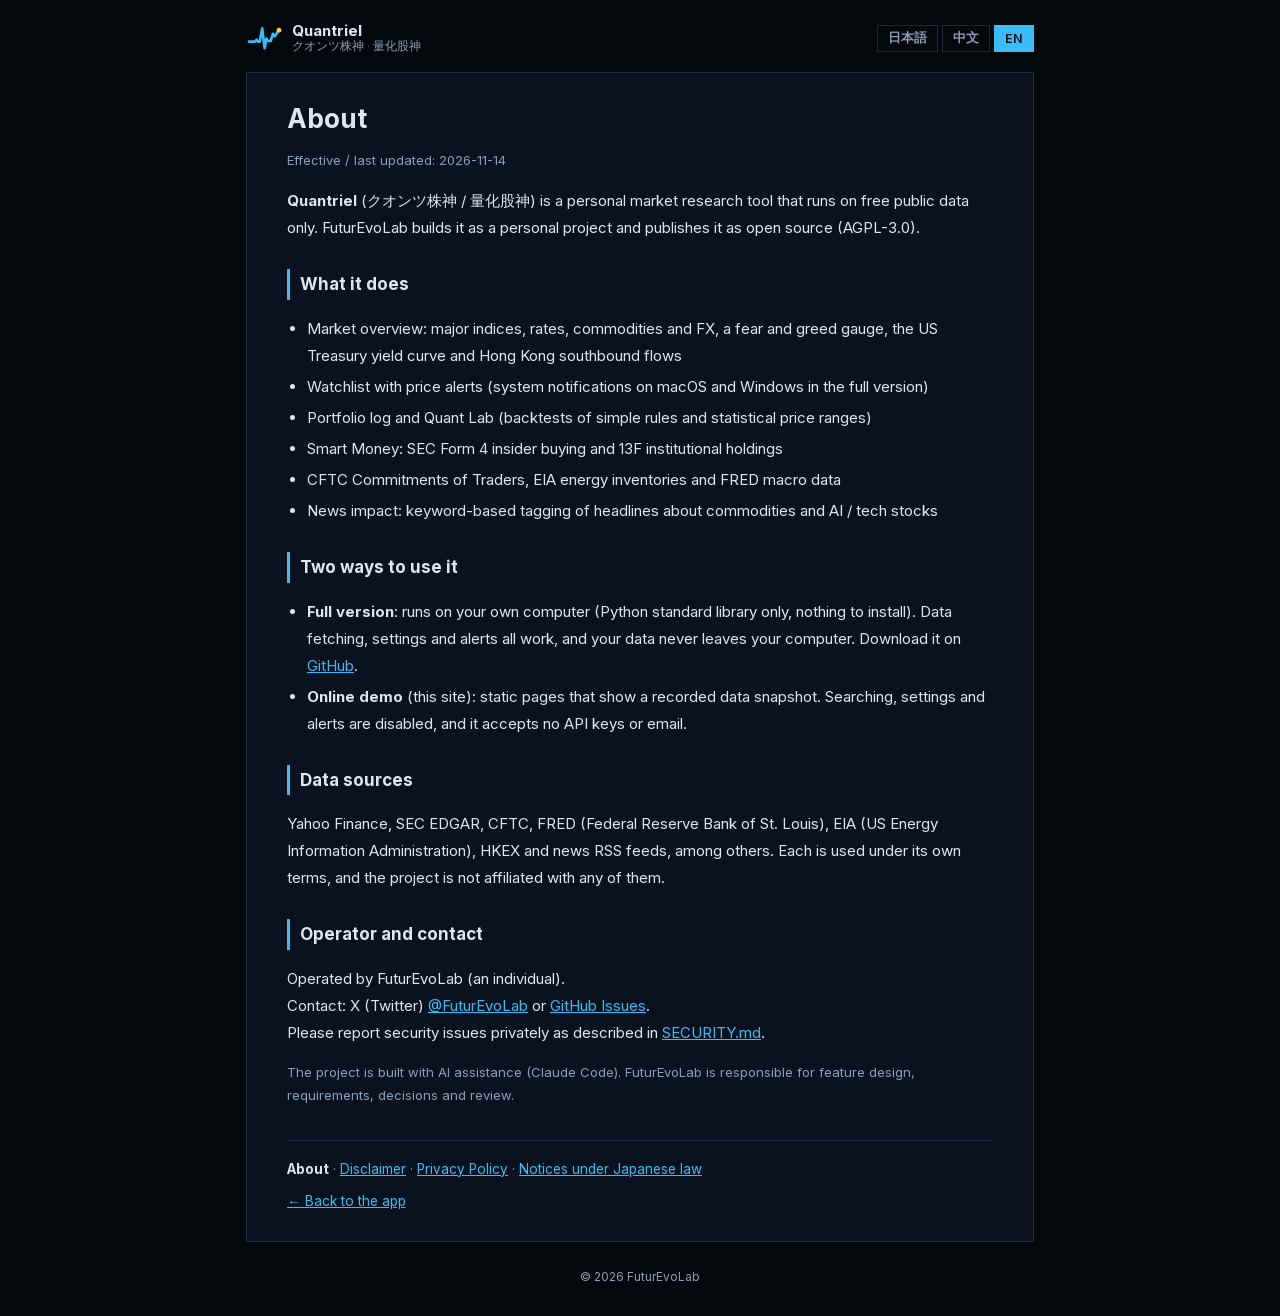
<file: docs/about.html>
<!doctype html>
<html lang="ja">
<head>
<meta charset="utf-8">
<meta name="viewport" content="width=device-width, initial-scale=1">
<title>このサイトについて · About — Quantriel</title>
<meta name="description" content="Quantriel（クオンツ株神 / 量化股神）: About">
<link rel="icon" type="image/svg+xml" href="data:image/svg+xml,%3Csvg xmlns='http://www.w3.org/2000/svg' viewBox='0 0 120 120'%3E%3Crect width='120' height='120' rx='24' fill='%2304070b'/%3E%3Cpath d='M10 72H30L35 66L40 72H46L54 28L62 94L68 62L73 70H82L90 46L96 54L110 34' fill='none' stroke='%2338bdf8' stroke-width='9' stroke-linejoin='round' stroke-linecap='round'/%3E%3Ccircle cx='110' cy='34' r='8' fill='%23ffc93c'/%3E%3C/svg%3E">
<link rel="stylesheet" href="fonts/fonts.css">
<link rel="stylesheet" href="legal.css?v=1">
<script src="legal.js?v=1" defer></script>
</head>
<body>
<header class="legal-head" translate="no">
  <a class="brand" href="./"><svg viewBox="0 0 120 120" aria-hidden="true"><rect width="120" height="120" rx="24" fill="#04070b"/><path d="M10 72H30L35 66L40 72H46L54 28L62 94L68 62L73 70H82L90 46L96 54L110 34" fill="none" stroke="#38bdf8" stroke-width="9" stroke-linejoin="round" stroke-linecap="round"/><circle cx="110" cy="34" r="8" fill="#ffc93c"/></svg><span><b>Quantriel</b><small>クオンツ株神 · 量化股神</small></span></a>
  <div class="langs"><button type="button" data-set-lang="ja">日本語</button><button type="button" data-set-lang="zh">中文</button><button type="button" data-set-lang="en">EN</button></div>
</header>
<main class="legal-main" translate="no">
<article lang="ja" data-lang="ja">
<h1>このサイトについて</h1>
<p class="updated">制定日・最終更新日：2026-11-14</p>
<p><b>Quantriel（クオンツ株神 / 量化股神）</b>は、無料の公開データだけで動く、個人向けのマーケット・リサーチツールです。FuturEvoLab が個人プロジェクトとして開発し、オープンソース（AGPL-3.0）で公開しています。</p>
<h2>できること</h2>
<ul>
<li>市場概況：主要指数・金利・商品・為替、恐怖と強欲指数、米国債利回り曲線、香港株の南向き資金</li>
<li>ウォッチリストと価格アラート（フル版では macOS / Windows の通知）</li>
<li>ポートフォリオ記録、Quant Lab（シンプルなルールのバックテストと価格レンジの統計）</li>
<li>スマートマネー：SEC Form 4（インサイダー買い）と 13F（機関投資家の保有）</li>
<li>CFTC の建玉明細（COT）、EIA のエネルギー在庫、FRED のマクロ指標</li>
<li>ニュースの影響：商品・AI / テック銘柄に関する見出しをキーワードで分類</li>
</ul>
<h2>2 つの使い方</h2>
<ul>
<li><b>フル版</b>：自分の PC で動かします（Python 標準ライブラリのみ、インストール不要）。データ取得・設定・通知のすべてが使え、データは PC の外に出ません。ダウンロード：<a href="https://github.com/FuturEvoLab/quantriel" target="_blank" rel="noopener">GitHub</a></li>
<li><b>オンラインデモ</b>（このサイト）：記録済みのデータスナップショットを表示するだけの静的ページです。検索・設定・通知は使えず、API キーやメールアドレスの入力も受け付けません。</li>
</ul>
<h2>データソース</h2>
<p>Yahoo Finance、SEC EDGAR、CFTC、FRED（セントルイス連銀）、EIA（米エネルギー情報局）、HKEX、各社ニュース RSS など。いずれも各提供元の利用規約に従って利用しており、本プロジェクトはどの提供元とも関係がありません。</p>
<h2>運営者・お問い合わせ</h2>
<p>運営：FuturEvoLab（個人）<br>連絡先：X（旧 Twitter）<a href="https://x.com/FuturEvoLab" target="_blank" rel="noopener">@FuturEvoLab</a>、または <a href="https://github.com/FuturEvoLab/quantriel/issues" target="_blank" rel="noopener">GitHub Issues</a><br>セキュリティ上の問題は <a href="https://github.com/FuturEvoLab/quantriel/blob/main/SECURITY.md" target="_blank" rel="noopener">SECURITY.md</a> の手順で非公開でご報告ください。</p>
<p class="note">本プロジェクトは AI（Claude Code）との共同開発です。機能の設計、要件、判断とレビューは FuturEvoLab が行っています。</p>
<nav class="legal-foot"><b>このサイトについて</b> · <a href="disclaimer.html">免責事項</a> · <a href="privacy.html">プライバシーポリシー</a> · <a href="legal.html">日本の法令に基づく表示</a></nav>
<p class="back"><a href="./">← アプリに戻る</a></p>
</article>
<article lang="zh" data-lang="zh" hidden>
<h1>关于本站</h1>
<p class="updated">制定 / 最后更新：2026-11-14</p>
<p><b>Quantriel（量化股神 / クオンツ株神）</b>是一个只用免费公开数据的个人市场研究工具，由 FuturEvoLab 作为个人项目开发，以开源（AGPL-3.0）方式发布。</p>
<h2>功能</h2>
<ul>
<li>市场总览：主要指数、利率、商品、汇率，恐惧与贪婪指数，美债收益率曲线，港股通南向资金</li>
<li>自选监控与价格提醒（完整版支持 macOS / Windows 系统通知）</li>
<li>持仓记录、Quant Lab（简单规则回测和价格区间统计）</li>
<li>聪明钱：SEC Form 4（内部人买入）与 13F（机构持仓）</li>
<li>CFTC 持仓报告（COT）、EIA 能源库存、FRED 宏观数据</li>
<li>新闻影响：按关键词归类与商品、AI / 科技股相关的新闻标题</li>
</ul>
<h2>两种使用方式</h2>
<ul>
<li><b>完整版</b>：在你自己的电脑上运行（只用 Python 标准库，无需安装依赖），可以获取数据、修改设置、推送提醒，数据不会离开你的电脑。下载：<a href="https://github.com/FuturEvoLab/quantriel" target="_blank" rel="noopener">GitHub</a></li>
<li><b>在线演示版</b>（本站）：只展示录制好的数据快照的静态页面，不能搜索、修改设置或推送提醒，也不接收任何 API Key 或邮箱。</li>
</ul>
<h2>数据来源</h2>
<p>Yahoo Finance、SEC EDGAR、CFTC、FRED（圣路易斯联储）、EIA（美国能源信息署）、港交所，以及各家新闻 RSS 等。均按各提供方的条款使用，本项目与任何数据提供方都没有关联。</p>
<h2>运营者与联系方式</h2>
<p>运营：FuturEvoLab（个人）<br>联系：X（Twitter）<a href="https://x.com/FuturEvoLab" target="_blank" rel="noopener">@FuturEvoLab</a>，或 <a href="https://github.com/FuturEvoLab/quantriel/issues" target="_blank" rel="noopener">GitHub Issues</a><br>安全问题请按 <a href="https://github.com/FuturEvoLab/quantriel/blob/main/SECURITY.md" target="_blank" rel="noopener">SECURITY.md</a> 私下报告。</p>
<p class="note">本项目借助 AI（Claude Code）协作开发；功能设计、需求、决策和审核由 FuturEvoLab 负责。</p>
<nav class="legal-foot"><b>关于本站</b> · <a href="disclaimer.html">免责声明</a> · <a href="privacy.html">隐私政策</a> · <a href="legal.html">日本法规相关说明</a></nav>
<p class="back"><a href="./">← 返回应用</a></p>
</article>
<article lang="en" data-lang="en" hidden>
<h1>About</h1>
<p class="updated">Effective / last updated: 2026-11-14</p>
<p><b>Quantriel</b> (クオンツ株神 / 量化股神) is a personal market research tool that runs on free public data only. FuturEvoLab builds it as a personal project and publishes it as open source (AGPL-3.0).</p>
<h2>What it does</h2>
<ul>
<li>Market overview: major indices, rates, commodities and FX, a fear and greed gauge, the US Treasury yield curve and Hong Kong southbound flows</li>
<li>Watchlist with price alerts (system notifications on macOS and Windows in the full version)</li>
<li>Portfolio log and Quant Lab (backtests of simple rules and statistical price ranges)</li>
<li>Smart Money: SEC Form 4 insider buying and 13F institutional holdings</li>
<li>CFTC Commitments of Traders, EIA energy inventories and FRED macro data</li>
<li>News impact: keyword-based tagging of headlines about commodities and AI / tech stocks</li>
</ul>
<h2>Two ways to use it</h2>
<ul>
<li><b>Full version</b>: runs on your own computer (Python standard library only, nothing to install). Data fetching, settings and alerts all work, and your data never leaves your computer. Download it on <a href="https://github.com/FuturEvoLab/quantriel" target="_blank" rel="noopener">GitHub</a>.</li>
<li><b>Online demo</b> (this site): static pages that show a recorded data snapshot. Searching, settings and alerts are disabled, and it accepts no API keys or email.</li>
</ul>
<h2>Data sources</h2>
<p>Yahoo Finance, SEC EDGAR, CFTC, FRED (Federal Reserve Bank of St. Louis), EIA (US Energy Information Administration), HKEX and news RSS feeds, among others. Each is used under its own terms, and the project is not affiliated with any of them.</p>
<h2>Operator and contact</h2>
<p>Operated by FuturEvoLab (an individual).<br>Contact: X (Twitter) <a href="https://x.com/FuturEvoLab" target="_blank" rel="noopener">@FuturEvoLab</a> or <a href="https://github.com/FuturEvoLab/quantriel/issues" target="_blank" rel="noopener">GitHub Issues</a>.<br>Please report security issues privately as described in <a href="https://github.com/FuturEvoLab/quantriel/blob/main/SECURITY.md" target="_blank" rel="noopener">SECURITY.md</a>.</p>
<p class="note">The project is built with AI assistance (Claude Code). FuturEvoLab is responsible for feature design, requirements, decisions and review.</p>
<nav class="legal-foot"><b>About</b> · <a href="disclaimer.html">Disclaimer</a> · <a href="privacy.html">Privacy Policy</a> · <a href="legal.html">Notices under Japanese law</a></nav>
<p class="back"><a href="./">← Back to the app</a></p>
</article>
</main>
<footer class="legal-copy">© 2026 FuturEvoLab</footer>
</body>
</html>
</file>
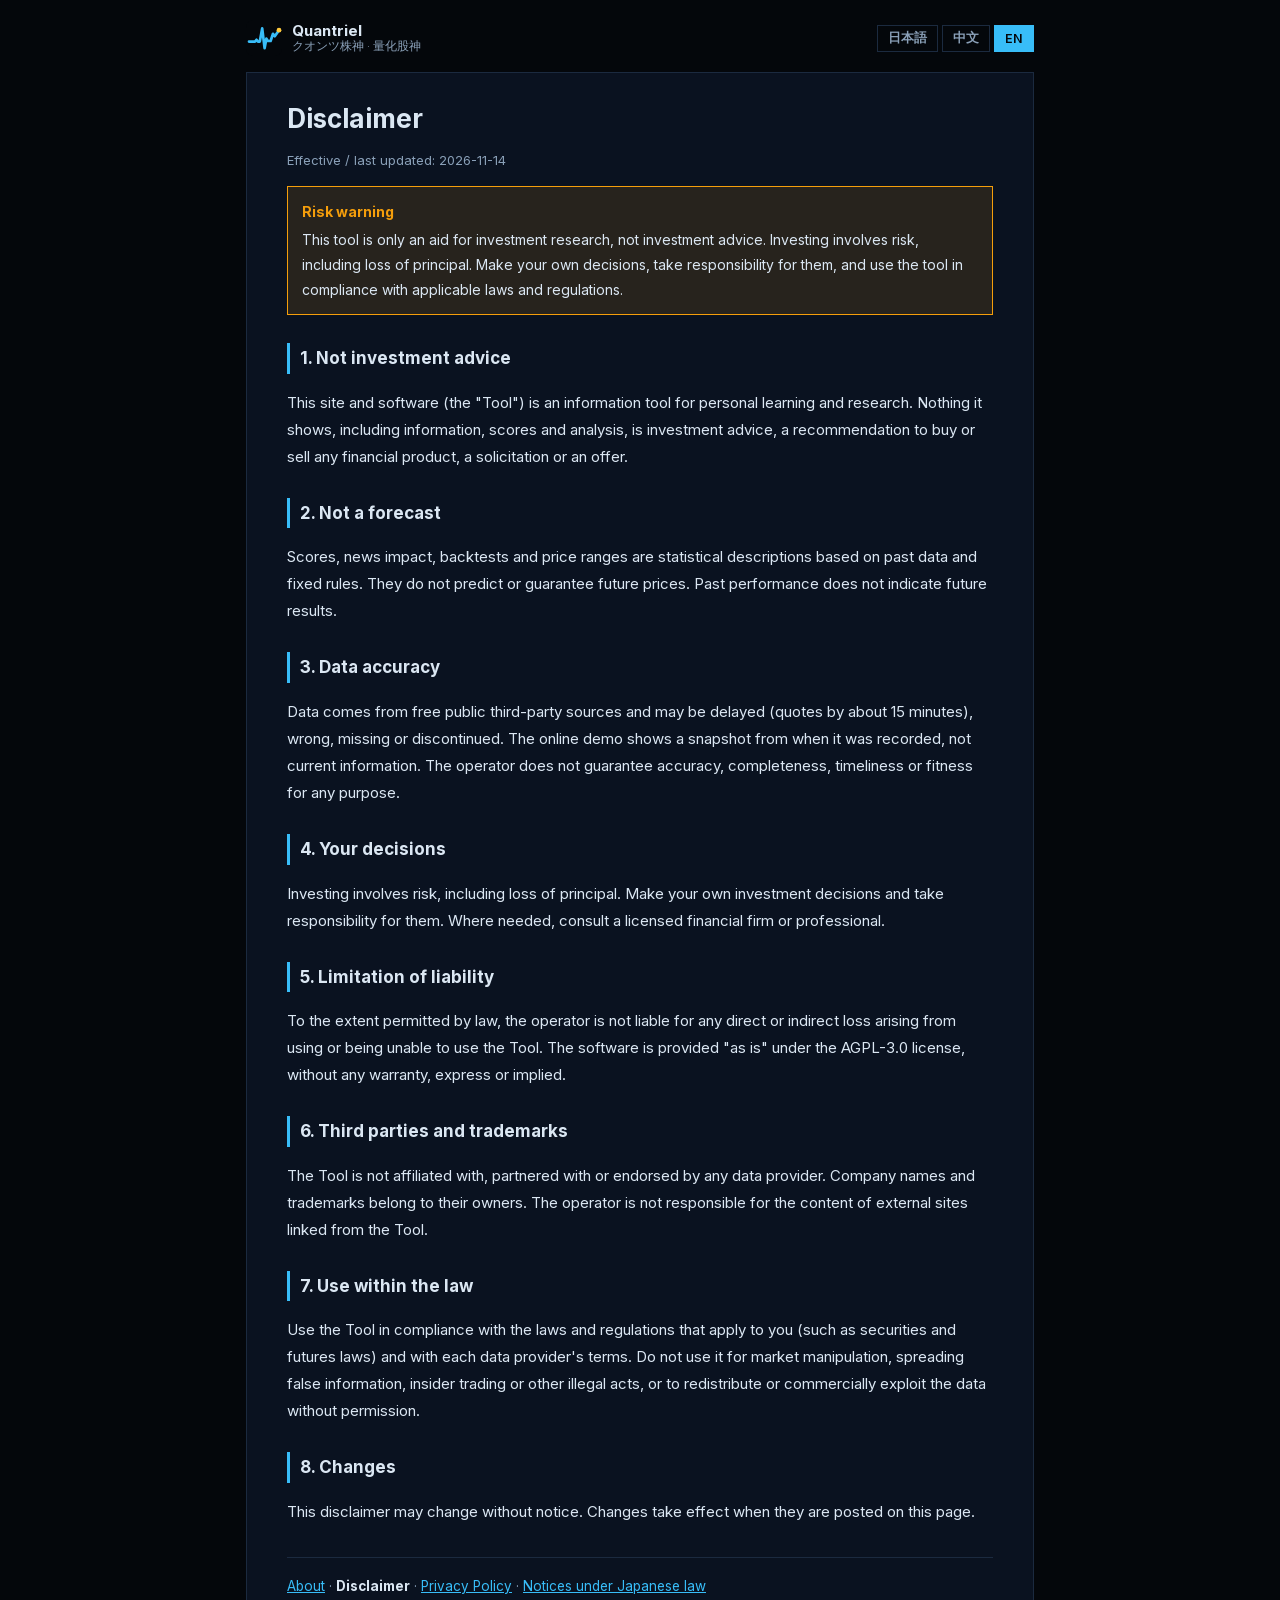
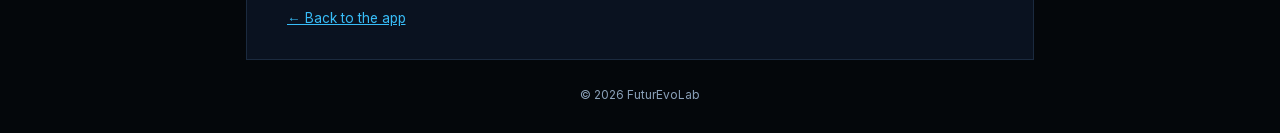
<file: docs/disclaimer.html>
<!doctype html>
<html lang="ja">
<head>
<meta charset="utf-8">
<meta name="viewport" content="width=device-width, initial-scale=1">
<title>免責事項 · Disclaimer — Quantriel</title>
<meta name="description" content="Quantriel（クオンツ株神 / 量化股神）: Disclaimer">
<link rel="icon" type="image/svg+xml" href="data:image/svg+xml,%3Csvg xmlns='http://www.w3.org/2000/svg' viewBox='0 0 120 120'%3E%3Crect width='120' height='120' rx='24' fill='%2304070b'/%3E%3Cpath d='M10 72H30L35 66L40 72H46L54 28L62 94L68 62L73 70H82L90 46L96 54L110 34' fill='none' stroke='%2338bdf8' stroke-width='9' stroke-linejoin='round' stroke-linecap='round'/%3E%3Ccircle cx='110' cy='34' r='8' fill='%23ffc93c'/%3E%3C/svg%3E">
<link rel="stylesheet" href="fonts/fonts.css">
<link rel="stylesheet" href="legal.css?v=1">
<script src="legal.js?v=1" defer></script>
</head>
<body>
<header class="legal-head" translate="no">
  <a class="brand" href="./"><svg viewBox="0 0 120 120" aria-hidden="true"><rect width="120" height="120" rx="24" fill="#04070b"/><path d="M10 72H30L35 66L40 72H46L54 28L62 94L68 62L73 70H82L90 46L96 54L110 34" fill="none" stroke="#38bdf8" stroke-width="9" stroke-linejoin="round" stroke-linecap="round"/><circle cx="110" cy="34" r="8" fill="#ffc93c"/></svg><span><b>Quantriel</b><small>クオンツ株神 · 量化股神</small></span></a>
  <div class="langs"><button type="button" data-set-lang="ja">日本語</button><button type="button" data-set-lang="zh">中文</button><button type="button" data-set-lang="en">EN</button></div>
</header>
<main class="legal-main" translate="no">
<article lang="ja" data-lang="ja">
<h1>免責事項</h1>
<p class="updated">制定日・最終更新日：2026-11-14</p>
<div class="risk"><b>リスクに関するご注意</b>本ツールは投資判断を補助するための情報ツールにすぎず、投資助言ではありません。投資にはリスクがあり、元本を失う可能性があります。最終的な判断はご自身の責任で行い、法令を守ってご利用ください。</div>
<h2>1. 投資助言ではありません</h2>
<p>本サイトおよび本ソフトウェア（以下「本ツール」）は、個人の学習・研究を目的とした情報ツールです。表示される情報、スコア、分析はいずれも、投資助言、特定の金融商品の売買の推奨、勧誘または申し込みではありません。</p>
<h2>2. 予測ではありません</h2>
<p>スコア、ニュース影響、バックテスト、価格レンジなどは、過去のデータと固定のルールにもとづく統計的な記述であり、将来の価格を予測・保証するものではありません。過去の実績は将来の成果を示すものではありません。</p>
<h2>3. データの正確性</h2>
<p>データは第三者の無料公開ソースから取得しており、遅延（相場は約 15 分程度）、誤り、欠落、提供停止が起こりえます。オンラインデモは記録時点のスナップショットで、最新の情報ではありません。運営者は情報の正確性、完全性、適時性、特定目的への適合性を保証しません。</p>
<h2>4. 投資判断と責任</h2>
<p>投資にはリスクがあり、元本を失う可能性があります。投資に関する最終決定は、ご自身の判断と責任で行ってください。必要に応じて、登録を受けた金融商品取引業者や専門家にご相談ください。</p>
<h2>5. 免責</h2>
<p>本ツールの利用または利用できなかったことにより生じたいかなる損害（直接・間接を問いません）についても、法令上許される範囲で、運営者は責任を負いません。本ソフトウェアは AGPL-3.0 ライセンスにもとづき「現状のまま」提供され、明示・黙示を問わずいかなる保証もありません。</p>
<h2>6. 第三者のサービスと商標</h2>
<p>本ツールは各データ提供元と提携・関係しておらず、提供元から承認を受けたものでもありません。各社の名称・商標はそれぞれの所有者に帰属します。外部リンク先の内容について運営者は責任を負いません。</p>
<h2>7. 法令の遵守</h2>
<p>本ツールは、適用される法令（金融商品取引法など）および各データ提供元の利用規約を守ってご利用ください。相場操縦、風説の流布、インサイダー取引などの違法行為や、取得したデータの無断再配布・商用利用に本ツールを使うことは禁止します。</p>
<h2>8. 変更</h2>
<p>本免責事項は予告なく変更することがあります。変更後の内容は本ページに掲載した時点から適用されます。</p>
<nav class="legal-foot"><a href="about.html">このサイトについて</a> · <b>免責事項</b> · <a href="privacy.html">プライバシーポリシー</a> · <a href="legal.html">日本の法令に基づく表示</a></nav>
<p class="back"><a href="./">← アプリに戻る</a></p>
</article>
<article lang="zh" data-lang="zh" hidden>
<h1>免责声明</h1>
<p class="updated">制定 / 最后更新：2026-11-14</p>
<div class="risk"><b>风险提示</b>本工具只是辅助投资研究的信息工具，不构成投资建议。投资有风险，可能损失本金；请独立判断、自负责任，并遵守法律法规使用。</div>
<h2>1. 不构成投资建议</h2>
<p>本站及本软件（以下称“本工具”）是供个人学习和研究的信息工具。页面上的信息、评分和分析都不构成投资建议，也不是对任何金融产品的买卖推荐、招揽或要约。</p>
<h2>2. 不是预测</h2>
<p>评分、新闻影响、回测和价格区间等，都是基于历史数据和固定规则的统计描述，不预测、也不保证未来价格。过去的表现不代表未来的结果。</p>
<h2>3. 数据准确性</h2>
<p>数据来自第三方免费公开来源，可能延迟（行情约 15 分钟）、出错、缺失或停止提供。在线演示版展示的是录制时的快照，不是最新信息。运营者不保证信息的准确性、完整性、及时性或对特定用途的适用性。</p>
<h2>4. 投资决策与责任</h2>
<p>投资有风险，可能损失本金。投资的最终决定请由你自行判断并自负责任；必要时请咨询持牌的金融机构或专业人士。</p>
<h2>5. 责任限制</h2>
<p>在法律允许的范围内，对于因使用或无法使用本工具而产生的任何直接或间接损失，运营者不承担责任。本软件按 AGPL-3.0 许可“按原样”提供，不附带任何明示或默示的担保。</p>
<h2>6. 第三方服务与商标</h2>
<p>本工具与各数据提供方没有合作或关联，也未经其认可。各公司名称和商标归其所有者。运营者不对外部链接网站的内容负责。</p>
<h2>7. 遵守法律法规</h2>
<p>请在遵守所在地适用法律法规（如证券、期货相关法规）和各数据提供方使用条款的前提下使用本工具。禁止将本工具用于操纵市场、散布虚假信息、内幕交易等违法行为，也不得擅自转发或商业使用获取的数据。</p>
<h2>8. 变更</h2>
<p>本声明可能在不事先通知的情况下修改，修改后的内容自发布在本页之时起生效。</p>
<nav class="legal-foot"><a href="about.html">关于本站</a> · <b>免责声明</b> · <a href="privacy.html">隐私政策</a> · <a href="legal.html">日本法规相关说明</a></nav>
<p class="back"><a href="./">← 返回应用</a></p>
</article>
<article lang="en" data-lang="en" hidden>
<h1>Disclaimer</h1>
<p class="updated">Effective / last updated: 2026-11-14</p>
<div class="risk"><b>Risk warning</b>This tool is only an aid for investment research, not investment advice. Investing involves risk, including loss of principal. Make your own decisions, take responsibility for them, and use the tool in compliance with applicable laws and regulations.</div>
<h2>1. Not investment advice</h2>
<p>This site and software (the "Tool") is an information tool for personal learning and research. Nothing it shows, including information, scores and analysis, is investment advice, a recommendation to buy or sell any financial product, a solicitation or an offer.</p>
<h2>2. Not a forecast</h2>
<p>Scores, news impact, backtests and price ranges are statistical descriptions based on past data and fixed rules. They do not predict or guarantee future prices. Past performance does not indicate future results.</p>
<h2>3. Data accuracy</h2>
<p>Data comes from free public third-party sources and may be delayed (quotes by about 15 minutes), wrong, missing or discontinued. The online demo shows a snapshot from when it was recorded, not current information. The operator does not guarantee accuracy, completeness, timeliness or fitness for any purpose.</p>
<h2>4. Your decisions</h2>
<p>Investing involves risk, including loss of principal. Make your own investment decisions and take responsibility for them. Where needed, consult a licensed financial firm or professional.</p>
<h2>5. Limitation of liability</h2>
<p>To the extent permitted by law, the operator is not liable for any direct or indirect loss arising from using or being unable to use the Tool. The software is provided "as is" under the AGPL-3.0 license, without any warranty, express or implied.</p>
<h2>6. Third parties and trademarks</h2>
<p>The Tool is not affiliated with, partnered with or endorsed by any data provider. Company names and trademarks belong to their owners. The operator is not responsible for the content of external sites linked from the Tool.</p>
<h2>7. Use within the law</h2>
<p>Use the Tool in compliance with the laws and regulations that apply to you (such as securities and futures laws) and with each data provider's terms. Do not use it for market manipulation, spreading false information, insider trading or other illegal acts, or to redistribute or commercially exploit the data without permission.</p>
<h2>8. Changes</h2>
<p>This disclaimer may change without notice. Changes take effect when they are posted on this page.</p>
<nav class="legal-foot"><a href="about.html">About</a> · <b>Disclaimer</b> · <a href="privacy.html">Privacy Policy</a> · <a href="legal.html">Notices under Japanese law</a></nav>
<p class="back"><a href="./">← Back to the app</a></p>
</article>
</main>
<footer class="legal-copy">© 2026 FuturEvoLab</footer>
</body>
</html>
</file>
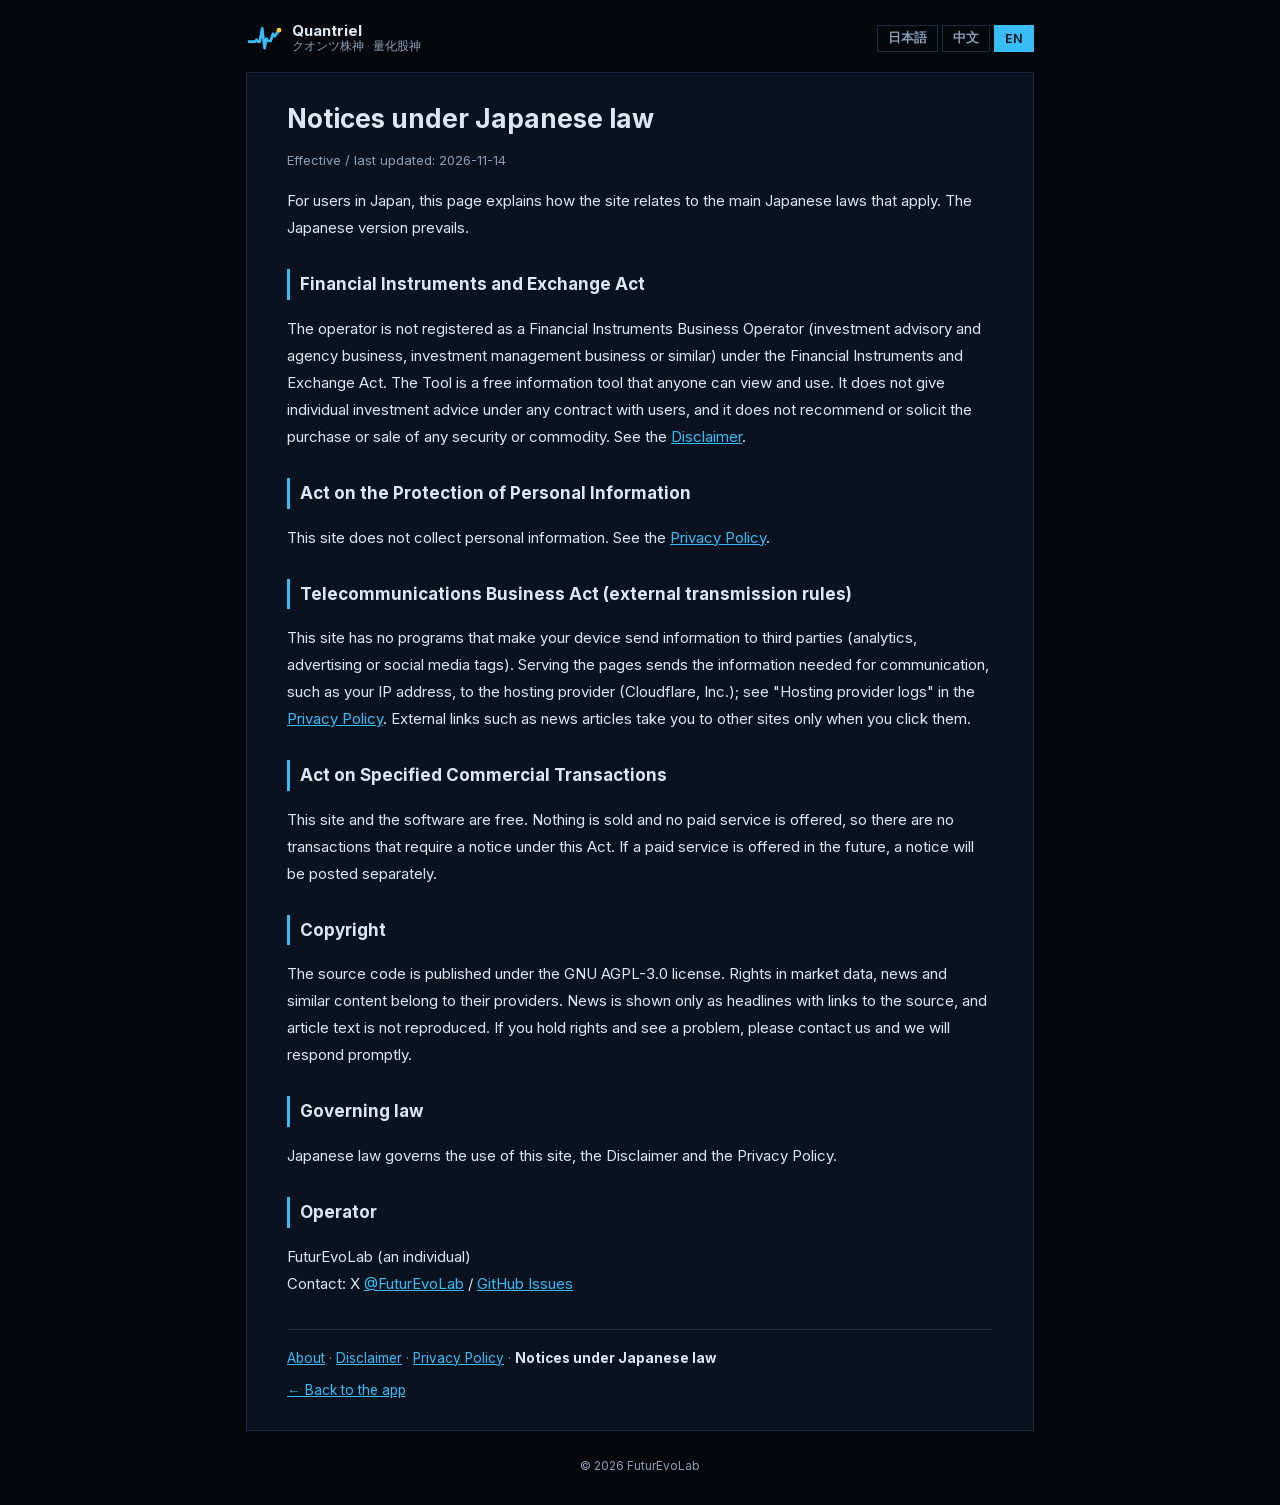
<file: docs/legal.html>
<!doctype html>
<html lang="ja">
<head>
<meta charset="utf-8">
<meta name="viewport" content="width=device-width, initial-scale=1">
<title>日本の法令に基づく表示 · Notices under Japanese law — Quantriel</title>
<meta name="description" content="Quantriel（クオンツ株神 / 量化股神）: Notices under Japanese law">
<link rel="icon" type="image/svg+xml" href="data:image/svg+xml,%3Csvg xmlns='http://www.w3.org/2000/svg' viewBox='0 0 120 120'%3E%3Crect width='120' height='120' rx='24' fill='%2304070b'/%3E%3Cpath d='M10 72H30L35 66L40 72H46L54 28L62 94L68 62L73 70H82L90 46L96 54L110 34' fill='none' stroke='%2338bdf8' stroke-width='9' stroke-linejoin='round' stroke-linecap='round'/%3E%3Ccircle cx='110' cy='34' r='8' fill='%23ffc93c'/%3E%3C/svg%3E">
<link rel="stylesheet" href="fonts/fonts.css">
<link rel="stylesheet" href="legal.css?v=1">
<script src="legal.js?v=1" defer></script>
</head>
<body>
<header class="legal-head" translate="no">
  <a class="brand" href="./"><svg viewBox="0 0 120 120" aria-hidden="true"><rect width="120" height="120" rx="24" fill="#04070b"/><path d="M10 72H30L35 66L40 72H46L54 28L62 94L68 62L73 70H82L90 46L96 54L110 34" fill="none" stroke="#38bdf8" stroke-width="9" stroke-linejoin="round" stroke-linecap="round"/><circle cx="110" cy="34" r="8" fill="#ffc93c"/></svg><span><b>Quantriel</b><small>クオンツ株神 · 量化股神</small></span></a>
  <div class="langs"><button type="button" data-set-lang="ja">日本語</button><button type="button" data-set-lang="zh">中文</button><button type="button" data-set-lang="en">EN</button></div>
</header>
<main class="legal-main" translate="no">
<article lang="ja" data-lang="ja">
<h1>日本の法令に基づく表示</h1>
<p class="updated">制定日・最終更新日：2026-11-14</p>
<p>日本国内の利用者向けに、関係する主な法令との関係を以下のとおり表示します。</p>
<h2>金融商品取引法について</h2>
<p>運営者は、金融商品取引法にもとづく金融商品取引業（投資助言・代理業、投資運用業等）の登録を受けていません。本ツールは、不特定多数の方が自由に閲覧・利用できる無償の情報ツールであり、利用者との契約にもとづいて個別の投資判断を助言するものではありません。特定の有価証券・商品の売買を推奨・勧誘するものでもありません。詳しくは <a href="disclaimer.html">免責事項</a> をご覧ください。</p>
<h2>個人情報保護法について</h2>
<p>本サイトは個人情報を取得しません。情報の取扱いは <a href="privacy.html">プライバシーポリシー</a> のとおりです。</p>
<h2>電気通信事業法（外部送信規律）について</h2>
<p>本サイトは、利用者の端末から第三者へ情報を送信させるプログラム（アクセス解析、広告、SNS 連携のタグ等）を設置していません。ページの配信に伴い、IP アドレス等の通信に必要な情報がホスティング事業者（Cloudflare, Inc.）に送られます。詳細は <a href="privacy.html">プライバシーポリシー</a> の「ホスティング事業者によるログ」をご覧ください。ニュース等の外部リンクは、利用者がクリックしたときにのみ外部サイトへ移動します。</p>
<h2>特定商取引法について</h2>
<p>本サイトおよび本ソフトウェアは無償で提供しており、商品・サービスの販売や有料の役務提供を行っていないため、特定商取引法にもとづく表示の対象となる取引はありません。将来有償のサービスを提供する場合は、別途表示します。</p>
<h2>著作権について</h2>
<p>本ソフトウェアのソースコードは GNU AGPL-3.0 ライセンスで公開しています。市場データ、ニュース等の権利は各提供元に帰属します。ニュースは見出しと出典へのリンクのみを表示し、本文は掲載していません。権利者の方で問題がある場合はご連絡ください。速やかに対応します。</p>
<h2>準拠法</h2>
<p>本サイトの利用、免責事項およびプライバシーポリシーには日本法が適用されます。</p>
<h2>運営者</h2>
<p>FuturEvoLab（個人）<br>連絡先：X <a href="https://x.com/FuturEvoLab" target="_blank" rel="noopener">@FuturEvoLab</a> / <a href="https://github.com/FuturEvoLab/quantriel/issues" target="_blank" rel="noopener">GitHub Issues</a></p>
<nav class="legal-foot"><a href="about.html">このサイトについて</a> · <a href="disclaimer.html">免責事項</a> · <a href="privacy.html">プライバシーポリシー</a> · <b>日本の法令に基づく表示</b></nav>
<p class="back"><a href="./">← アプリに戻る</a></p>
</article>
<article lang="zh" data-lang="zh" hidden>
<h1>日本法规相关说明</h1>
<p class="updated">制定 / 最后更新：2026-11-14</p>
<p>面向日本境内用户，说明本站与日本主要相关法规的关系如下（以日文版为准）。</p>
<h2>关于《金融商品交易法》</h2>
<p>运营者未取得《金融商品交易法》规定的金融商品交易业（投资咨询·代理业、投资管理业等）登记。本工具是任何人都可以自由浏览和使用的免费信息工具，不根据与用户的合同提供个别投资判断建议，也不推荐或招揽买卖任何证券或商品。详见 <a href="disclaimer.html">免责声明</a>。</p>
<h2>关于《个人信息保护法》</h2>
<p>本站不收集个人信息，信息处理见 <a href="privacy.html">隐私政策</a>。</p>
<h2>关于《电气通信事业法》（外部发送规定）</h2>
<p>本站没有安装让用户终端向第三方发送信息的程序（统计分析、广告、社交平台标签等）。发布页面时，IP 地址等通信所需的信息会发送给托管服务商（Cloudflare, Inc.），详见 <a href="privacy.html">隐私政策</a> 的“托管服务商的日志”。新闻等外部链接只有在你点击时才会跳转到外部网站。</p>
<h2>关于《特定商交易法》</h2>
<p>本站和本软件免费提供，不销售商品或有偿服务，因此没有需要按《特定商交易法》标示的交易。将来如提供付费服务，会另行标示。</p>
<h2>著作权</h2>
<p>本软件源代码以 GNU AGPL-3.0 许可公开。行情数据、新闻等的权利归各提供方所有。新闻只显示标题和指向出处的链接，不转载正文。如权利人认为存在问题，请联系我们，我们会尽快处理。</p>
<h2>适用法律</h2>
<p>本站的使用、免责声明和隐私政策适用日本法律。</p>
<h2>运营者</h2>
<p>FuturEvoLab（个人）<br>联系：X <a href="https://x.com/FuturEvoLab" target="_blank" rel="noopener">@FuturEvoLab</a> / <a href="https://github.com/FuturEvoLab/quantriel/issues" target="_blank" rel="noopener">GitHub Issues</a></p>
<nav class="legal-foot"><a href="about.html">关于本站</a> · <a href="disclaimer.html">免责声明</a> · <a href="privacy.html">隐私政策</a> · <b>日本法规相关说明</b></nav>
<p class="back"><a href="./">← 返回应用</a></p>
</article>
<article lang="en" data-lang="en" hidden>
<h1>Notices under Japanese law</h1>
<p class="updated">Effective / last updated: 2026-11-14</p>
<p>For users in Japan, this page explains how the site relates to the main Japanese laws that apply. The Japanese version prevails.</p>
<h2>Financial Instruments and Exchange Act</h2>
<p>The operator is not registered as a Financial Instruments Business Operator (investment advisory and agency business, investment management business or similar) under the Financial Instruments and Exchange Act. The Tool is a free information tool that anyone can view and use. It does not give individual investment advice under any contract with users, and it does not recommend or solicit the purchase or sale of any security or commodity. See the <a href="disclaimer.html">Disclaimer</a>.</p>
<h2>Act on the Protection of Personal Information</h2>
<p>This site does not collect personal information. See the <a href="privacy.html">Privacy Policy</a>.</p>
<h2>Telecommunications Business Act (external transmission rules)</h2>
<p>This site has no programs that make your device send information to third parties (analytics, advertising or social media tags). Serving the pages sends the information needed for communication, such as your IP address, to the hosting provider (Cloudflare, Inc.); see "Hosting provider logs" in the <a href="privacy.html">Privacy Policy</a>. External links such as news articles take you to other sites only when you click them.</p>
<h2>Act on Specified Commercial Transactions</h2>
<p>This site and the software are free. Nothing is sold and no paid service is offered, so there are no transactions that require a notice under this Act. If a paid service is offered in the future, a notice will be posted separately.</p>
<h2>Copyright</h2>
<p>The source code is published under the GNU AGPL-3.0 license. Rights in market data, news and similar content belong to their providers. News is shown only as headlines with links to the source, and article text is not reproduced. If you hold rights and see a problem, please contact us and we will respond promptly.</p>
<h2>Governing law</h2>
<p>Japanese law governs the use of this site, the Disclaimer and the Privacy Policy.</p>
<h2>Operator</h2>
<p>FuturEvoLab (an individual)<br>Contact: X <a href="https://x.com/FuturEvoLab" target="_blank" rel="noopener">@FuturEvoLab</a> / <a href="https://github.com/FuturEvoLab/quantriel/issues" target="_blank" rel="noopener">GitHub Issues</a></p>
<nav class="legal-foot"><a href="about.html">About</a> · <a href="disclaimer.html">Disclaimer</a> · <a href="privacy.html">Privacy Policy</a> · <b>Notices under Japanese law</b></nav>
<p class="back"><a href="./">← Back to the app</a></p>
</article>
</main>
<footer class="legal-copy">© 2026 FuturEvoLab</footer>
</body>
</html>
</file>
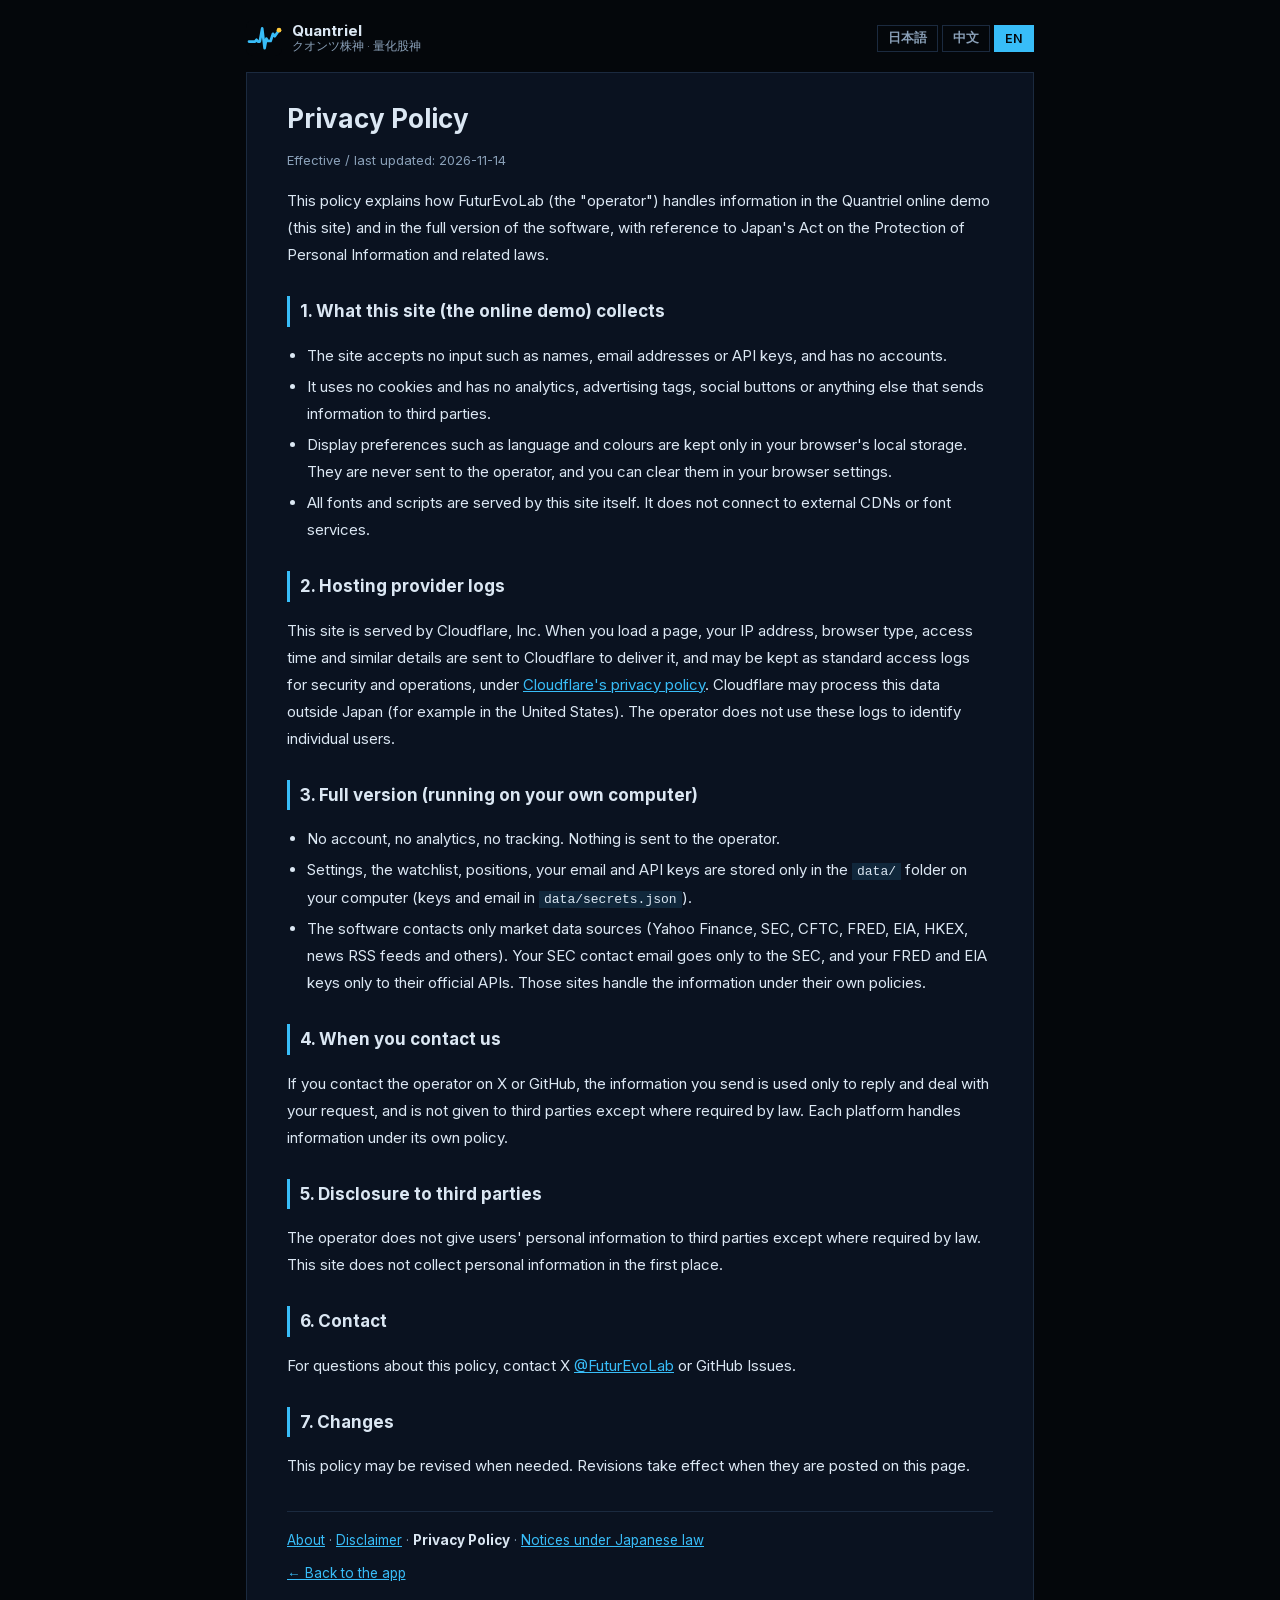
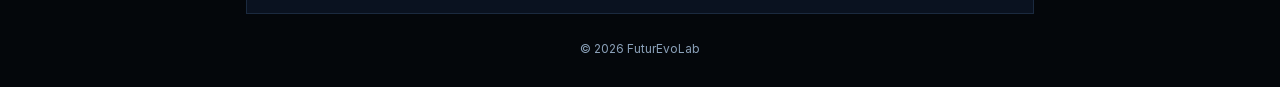
<file: docs/privacy.html>
<!doctype html>
<html lang="ja">
<head>
<meta charset="utf-8">
<meta name="viewport" content="width=device-width, initial-scale=1">
<title>プライバシーポリシー · Privacy Policy — Quantriel</title>
<meta name="description" content="Quantriel（クオンツ株神 / 量化股神）: Privacy Policy">
<link rel="icon" type="image/svg+xml" href="data:image/svg+xml,%3Csvg xmlns='http://www.w3.org/2000/svg' viewBox='0 0 120 120'%3E%3Crect width='120' height='120' rx='24' fill='%2304070b'/%3E%3Cpath d='M10 72H30L35 66L40 72H46L54 28L62 94L68 62L73 70H82L90 46L96 54L110 34' fill='none' stroke='%2338bdf8' stroke-width='9' stroke-linejoin='round' stroke-linecap='round'/%3E%3Ccircle cx='110' cy='34' r='8' fill='%23ffc93c'/%3E%3C/svg%3E">
<link rel="stylesheet" href="fonts/fonts.css">
<link rel="stylesheet" href="legal.css?v=1">
<script src="legal.js?v=1" defer></script>
</head>
<body>
<header class="legal-head" translate="no">
  <a class="brand" href="./"><svg viewBox="0 0 120 120" aria-hidden="true"><rect width="120" height="120" rx="24" fill="#04070b"/><path d="M10 72H30L35 66L40 72H46L54 28L62 94L68 62L73 70H82L90 46L96 54L110 34" fill="none" stroke="#38bdf8" stroke-width="9" stroke-linejoin="round" stroke-linecap="round"/><circle cx="110" cy="34" r="8" fill="#ffc93c"/></svg><span><b>Quantriel</b><small>クオンツ株神 · 量化股神</small></span></a>
  <div class="langs"><button type="button" data-set-lang="ja">日本語</button><button type="button" data-set-lang="zh">中文</button><button type="button" data-set-lang="en">EN</button></div>
</header>
<main class="legal-main" translate="no">
<article lang="ja" data-lang="ja">
<h1>プライバシーポリシー</h1>
<p class="updated">制定日・最終更新日：2026-11-14</p>
<p>FuturEvoLab（以下「運営者」）は、Quantriel のオンラインデモ（本サイト）およびフル版ソフトウェアにおける利用者の情報の取扱いについて、個人情報の保護に関する法律（個人情報保護法）その他の関係法令を踏まえ、以下のとおり定めます。</p>
<h2>1. 本サイト（オンラインデモ）で取得する情報</h2>
<ul>
<li>本サイトは、氏名、メールアドレス、API キーなどの入力を受け付けず、アカウント登録もありません。</li>
<li>Cookie、アクセス解析ツール、広告タグ、SNS ボタンなど、第三者に情報を送るしくみは設置していません。</li>
<li>言語・配色などの表示設定は、お使いのブラウザのローカルストレージにだけ保存され、運営者には送信されません。ブラウザの設定から削除できます。</li>
<li>フォントやスクリプトはすべて本サイト自身から配信しており、外部の CDN やフォントサービスには接続しません。</li>
</ul>
<h2>2. ホスティング事業者によるログ</h2>
<p>本サイトは Cloudflare, Inc. のサービスで配信しています。ページを表示する際、通信のために IP アドレス、ブラウザの種類、アクセス日時などが Cloudflare に送られ、セキュリティと運用の目的で標準的なアクセスログとして記録される場合があります。取扱いは <a href="https://www.cloudflare.com/privacypolicy/" target="_blank" rel="noopener">Cloudflare のプライバシーポリシー</a> に従います。Cloudflare は日本国外（米国など）でデータを処理することがあります。運営者はこれらのログを、利用者個人を特定する目的では利用しません。</p>
<h2>3. フル版（ご自身の PC で動かす場合）</h2>
<ul>
<li>アカウント、アクセス解析、トラッキングはありません。運営者にデータが送られることはありません。</li>
<li>設定、ウォッチリスト、ポジション、メールアドレス、API キーは、ご自身の PC の <code>data/</code> フォルダにだけ保存されます（キーとメールは <code>data/secrets.json</code>）。</li>
<li>ソフトウェアが通信するのは、市場データの取得先（Yahoo Finance、SEC、CFTC、FRED、EIA、HKEX、ニュース RSS など）だけです。SEC 用のメールアドレスは SEC にだけ、FRED / EIA の API キーはそれぞれの公式 API にだけ送られます。これらの送信先での取扱いは各提供元のポリシーに従います。</li>
</ul>
<h2>4. お問い合わせ時の情報</h2>
<p>X（旧 Twitter）や GitHub でお問い合わせいただいた場合、受け取った情報は返信と対応のためにだけ利用し、法令に基づく場合を除き第三者に提供しません。各サービス上の情報の取扱いは、それぞれのサービスのポリシーに従います。</p>
<h2>5. 第三者提供</h2>
<p>運営者は、法令に基づく場合を除き、利用者の個人情報を第三者に提供しません。そもそも本サイトでは個人情報を取得していません。</p>
<h2>6. お問い合わせ・開示等の請求</h2>
<p>本ポリシーに関するお問い合わせは、X <a href="https://x.com/FuturEvoLab" target="_blank" rel="noopener">@FuturEvoLab</a> または GitHub Issues までご連絡ください。</p>
<h2>7. 改定</h2>
<p>本ポリシーは必要に応じて改定することがあり、改定後の内容は本ページに掲載した時点から適用されます。</p>
<nav class="legal-foot"><a href="about.html">このサイトについて</a> · <a href="disclaimer.html">免責事項</a> · <b>プライバシーポリシー</b> · <a href="legal.html">日本の法令に基づく表示</a></nav>
<p class="back"><a href="./">← アプリに戻る</a></p>
</article>
<article lang="zh" data-lang="zh" hidden>
<h1>隐私政策</h1>
<p class="updated">制定 / 最后更新：2026-11-14</p>
<p>FuturEvoLab（以下称“运营者”）参照日本《个人信息保护法》等相关法规，就 Quantriel 在线演示版（本站）和完整版软件如何处理用户信息说明如下。</p>
<h2>1. 本站（在线演示版）收集的信息</h2>
<ul>
<li>本站不接收姓名、邮箱、API Key 等任何输入，也没有账户注册。</li>
<li>本站不使用 Cookie，也没有安装统计分析、广告标签、社交按钮等任何向第三方发送信息的机制。</li>
<li>语言、配色等显示偏好只保存在你浏览器的本地存储里，不会发给运营者，可在浏览器设置中清除。</li>
<li>字体和脚本全部由本站自己提供，不连接外部 CDN 或字体服务。</li>
</ul>
<h2>2. 托管服务商的日志</h2>
<p>本站通过 Cloudflare, Inc. 的服务发布。浏览页面时，为了完成通信，IP 地址、浏览器类型、访问时间等会发送给 Cloudflare，并可能出于安全和运维目的记录为标准访问日志，处理方式遵循 <a href="https://www.cloudflare.com/privacypolicy/" target="_blank" rel="noopener">Cloudflare 隐私政策</a>。Cloudflare 可能在日本以外（如美国）处理这些数据。运营者不会用这些日志来识别具体个人。</p>
<h2>3. 完整版（在你自己电脑上运行）</h2>
<ul>
<li>没有账户、统计分析或追踪，不会向运营者发送任何数据。</li>
<li>设置、自选、持仓、邮箱和 API Key 只保存在你电脑的 <code>data/</code> 目录（Key 和邮箱在 <code>data/secrets.json</code>）。</li>
<li>软件只访问行情数据来源（Yahoo Finance、SEC、CFTC、FRED、EIA、港交所、新闻 RSS 等）。SEC 联系邮箱只发给 SEC，FRED / EIA 的 Key 只发给各自的官方接口；这些网站如何处理信息，以其各自政策为准。</li>
</ul>
<h2>4. 联系时提供的信息</h2>
<p>通过 X 或 GitHub 联系时，收到的信息只用于回复和处理问题，除法律要求外不提供给第三方。各平台上的信息处理遵循该平台自己的政策。</p>
<h2>5. 向第三方提供</h2>
<p>除法律要求外，运营者不向第三方提供用户个人信息；本站本身也不收集个人信息。</p>
<h2>6. 咨询</h2>
<p>关于本政策的问题，请通过 X <a href="https://x.com/FuturEvoLab" target="_blank" rel="noopener">@FuturEvoLab</a> 或 GitHub Issues 联系。</p>
<h2>7. 修订</h2>
<p>本政策可能根据需要修订，修订内容自发布在本页之时起生效。</p>
<nav class="legal-foot"><a href="about.html">关于本站</a> · <a href="disclaimer.html">免责声明</a> · <b>隐私政策</b> · <a href="legal.html">日本法规相关说明</a></nav>
<p class="back"><a href="./">← 返回应用</a></p>
</article>
<article lang="en" data-lang="en" hidden>
<h1>Privacy Policy</h1>
<p class="updated">Effective / last updated: 2026-11-14</p>
<p>This policy explains how FuturEvoLab (the "operator") handles information in the Quantriel online demo (this site) and in the full version of the software, with reference to Japan's Act on the Protection of Personal Information and related laws.</p>
<h2>1. What this site (the online demo) collects</h2>
<ul>
<li>The site accepts no input such as names, email addresses or API keys, and has no accounts.</li>
<li>It uses no cookies and has no analytics, advertising tags, social buttons or anything else that sends information to third parties.</li>
<li>Display preferences such as language and colours are kept only in your browser's local storage. They are never sent to the operator, and you can clear them in your browser settings.</li>
<li>All fonts and scripts are served by this site itself. It does not connect to external CDNs or font services.</li>
</ul>
<h2>2. Hosting provider logs</h2>
<p>This site is served by Cloudflare, Inc. When you load a page, your IP address, browser type, access time and similar details are sent to Cloudflare to deliver it, and may be kept as standard access logs for security and operations, under <a href="https://www.cloudflare.com/privacypolicy/" target="_blank" rel="noopener">Cloudflare's privacy policy</a>. Cloudflare may process this data outside Japan (for example in the United States). The operator does not use these logs to identify individual users.</p>
<h2>3. Full version (running on your own computer)</h2>
<ul>
<li>No account, no analytics, no tracking. Nothing is sent to the operator.</li>
<li>Settings, the watchlist, positions, your email and API keys are stored only in the <code>data/</code> folder on your computer (keys and email in <code>data/secrets.json</code>).</li>
<li>The software contacts only market data sources (Yahoo Finance, SEC, CFTC, FRED, EIA, HKEX, news RSS feeds and others). Your SEC contact email goes only to the SEC, and your FRED and EIA keys only to their official APIs. Those sites handle the information under their own policies.</li>
</ul>
<h2>4. When you contact us</h2>
<p>If you contact the operator on X or GitHub, the information you send is used only to reply and deal with your request, and is not given to third parties except where required by law. Each platform handles information under its own policy.</p>
<h2>5. Disclosure to third parties</h2>
<p>The operator does not give users' personal information to third parties except where required by law. This site does not collect personal information in the first place.</p>
<h2>6. Contact</h2>
<p>For questions about this policy, contact X <a href="https://x.com/FuturEvoLab" target="_blank" rel="noopener">@FuturEvoLab</a> or GitHub Issues.</p>
<h2>7. Changes</h2>
<p>This policy may be revised when needed. Revisions take effect when they are posted on this page.</p>
<nav class="legal-foot"><a href="about.html">About</a> · <a href="disclaimer.html">Disclaimer</a> · <b>Privacy Policy</b> · <a href="legal.html">Notices under Japanese law</a></nav>
<p class="back"><a href="./">← Back to the app</a></p>
</article>
</main>
<footer class="legal-copy">© 2026 FuturEvoLab</footer>
</body>
</html>
</file>
<file: docs/fonts/fonts.css>
/* 本地字体（拉丁子集，OFL 开源许可），不依赖 Google，断网或国内网络也能秒开 */
@font-face {
  font-family: 'Inter';
  font-style: normal;
  font-weight: 400;
  font-display: swap;
  src: url(Inter-0.woff2) format('woff2');
  unicode-range: U+0000-00FF, U+0131, U+0152-0153, U+02BB-02BC, U+02C6, U+02DA, U+02DC, U+0304, U+0308, U+0329, U+2000-206F, U+20AC, U+2122, U+2191, U+2193, U+2212, U+2215, U+FEFF, U+FFFD;
}
@font-face {
  font-family: 'Inter';
  font-style: normal;
  font-weight: 500;
  font-display: swap;
  src: url(Inter-0.woff2) format('woff2');
  unicode-range: U+0000-00FF, U+0131, U+0152-0153, U+02BB-02BC, U+02C6, U+02DA, U+02DC, U+0304, U+0308, U+0329, U+2000-206F, U+20AC, U+2122, U+2191, U+2193, U+2212, U+2215, U+FEFF, U+FFFD;
}
@font-face {
  font-family: 'Inter';
  font-style: normal;
  font-weight: 600;
  font-display: swap;
  src: url(Inter-0.woff2) format('woff2');
  unicode-range: U+0000-00FF, U+0131, U+0152-0153, U+02BB-02BC, U+02C6, U+02DA, U+02DC, U+0304, U+0308, U+0329, U+2000-206F, U+20AC, U+2122, U+2191, U+2193, U+2212, U+2215, U+FEFF, U+FFFD;
}
@font-face {
  font-family: 'Inter';
  font-style: normal;
  font-weight: 700;
  font-display: swap;
  src: url(Inter-0.woff2) format('woff2');
  unicode-range: U+0000-00FF, U+0131, U+0152-0153, U+02BB-02BC, U+02C6, U+02DA, U+02DC, U+0304, U+0308, U+0329, U+2000-206F, U+20AC, U+2122, U+2191, U+2193, U+2212, U+2215, U+FEFF, U+FFFD;
}
@font-face {
  font-family: 'JetBrains Mono';
  font-style: normal;
  font-weight: 400;
  font-display: swap;
  src: url(JetBrainsMono-1.woff2) format('woff2');
  unicode-range: U+0000-00FF, U+0131, U+0152-0153, U+02BB-02BC, U+02C6, U+02DA, U+02DC, U+0304, U+0308, U+0329, U+2000-206F, U+20AC, U+2122, U+2191, U+2193, U+2212, U+2215, U+FEFF, U+FFFD;
}
@font-face {
  font-family: 'JetBrains Mono';
  font-style: normal;
  font-weight: 500;
  font-display: swap;
  src: url(JetBrainsMono-1.woff2) format('woff2');
  unicode-range: U+0000-00FF, U+0131, U+0152-0153, U+02BB-02BC, U+02C6, U+02DA, U+02DC, U+0304, U+0308, U+0329, U+2000-206F, U+20AC, U+2122, U+2191, U+2193, U+2212, U+2215, U+FEFF, U+FFFD;
}
@font-face {
  font-family: 'JetBrains Mono';
  font-style: normal;
  font-weight: 600;
  font-display: swap;
  src: url(JetBrainsMono-1.woff2) format('woff2');
  unicode-range: U+0000-00FF, U+0131, U+0152-0153, U+02BB-02BC, U+02C6, U+02DA, U+02DC, U+0304, U+0308, U+0329, U+2000-206F, U+20AC, U+2122, U+2191, U+2193, U+2212, U+2215, U+FEFF, U+FFFD;
}
@font-face {
  font-family: 'Orbitron';
  font-style: normal;
  font-weight: 500;
  font-display: swap;
  src: url(Orbitron-2.woff2) format('woff2');
  unicode-range: U+0000-00FF, U+0131, U+0152-0153, U+02BB-02BC, U+02C6, U+02DA, U+02DC, U+0304, U+0308, U+0329, U+2000-206F, U+20AC, U+2122, U+2191, U+2193, U+2212, U+2215, U+FEFF, U+FFFD;
}
@font-face {
  font-family: 'Orbitron';
  font-style: normal;
  font-weight: 600;
  font-display: swap;
  src: url(Orbitron-2.woff2) format('woff2');
  unicode-range: U+0000-00FF, U+0131, U+0152-0153, U+02BB-02BC, U+02C6, U+02DA, U+02DC, U+0304, U+0308, U+0329, U+2000-206F, U+20AC, U+2122, U+2191, U+2193, U+2212, U+2215, U+FEFF, U+FFFD;
}
@font-face {
  font-family: 'Orbitron';
  font-style: normal;
  font-weight: 700;
  font-display: swap;
  src: url(Orbitron-2.woff2) format('woff2');
  unicode-range: U+0000-00FF, U+0131, U+0152-0153, U+02BB-02BC, U+02C6, U+02DA, U+02DC, U+0304, U+0308, U+0329, U+2000-206F, U+20AC, U+2122, U+2191, U+2193, U+2212, U+2215, U+FEFF, U+FFFD;
}
@font-face {
  font-family: 'Rajdhani';
  font-style: normal;
  font-weight: 500;
  font-display: swap;
  src: url(Rajdhani-3.woff2) format('woff2');
  unicode-range: U+0000-00FF, U+0131, U+0152-0153, U+02BB-02BC, U+02C6, U+02DA, U+02DC, U+0304, U+0308, U+0329, U+2000-206F, U+20AC, U+2122, U+2191, U+2193, U+2212, U+2215, U+FEFF, U+FFFD;
}
@font-face {
  font-family: 'Rajdhani';
  font-style: normal;
  font-weight: 600;
  font-display: swap;
  src: url(Rajdhani-4.woff2) format('woff2');
  unicode-range: U+0000-00FF, U+0131, U+0152-0153, U+02BB-02BC, U+02C6, U+02DA, U+02DC, U+0304, U+0308, U+0329, U+2000-206F, U+20AC, U+2122, U+2191, U+2193, U+2212, U+2215, U+FEFF, U+FFFD;
}
@font-face {
  font-family: 'Rajdhani';
  font-style: normal;
  font-weight: 700;
  font-display: swap;
  src: url(Rajdhani-5.woff2) format('woff2');
  unicode-range: U+0000-00FF, U+0131, U+0152-0153, U+02BB-02BC, U+02C6, U+02DA, U+02DC, U+0304, U+0308, U+0329, U+2000-206F, U+20AC, U+2122, U+2191, U+2193, U+2212, U+2215, U+FEFF, U+FFFD;
}
</file>
<file: docs/style.css>
/* 量化股神 — 界面样式（样式源自同一作者的 Block Detective / 区块侦探） */
:root {
  --bg: #f3f5f9;
  --surface: #ffffff;
  --surface-2: #f7f8fb;
  --surface-3: #eef1f6;
  --border: #e3e7ee;
  --border-strong: #d3d9e3;
  --text: #111827;
  --text-2: #374151;
  --muted: #6b7484;
  --accent: #d99a1e;
  --accent-ink: #1a1405;
  --accent-soft: rgba(217, 154, 30, .12);
  --in: #12a150;
  --out: #e0424f;
  --between: #7c6cf0;
  --node: #8b95a7;
  --big: rgba(217, 154, 30, .10);
  --new: #0ea5e9;
  --grid-dot: rgba(17, 24, 39, .07);
  --shadow: 0 1px 2px rgba(16, 24, 40, .04), 0 4px 16px rgba(16, 24, 40, .05);
  --radius: 12px;
  --font: "Inter", -apple-system, "PingFang SC", "Hiragino Sans GB", "Microsoft YaHei", sans-serif;
  --mono: "JetBrains Mono", ui-monospace, "SF Mono", Menlo, monospace;
  color-scheme: light;
}
@media (prefers-color-scheme: dark) {
  :root:not([data-theme="light"]) {
    --bg: #0a0d13; --surface: #11151e; --surface-2: #151a25; --surface-3: #1b2130;
    --border: #212838; --border-strong: #2c3447; --text: #e7eaf0; --text-2: #c3c9d4; --muted: #7f8899;
    --accent: #f0b429; --accent-ink: #1a1405; --accent-soft: rgba(240, 180, 41, .12);
    --in: #2fcf7c; --out: #f2566a; --between: #9b8cff; --node: #6b7589;
    --big: rgba(240, 180, 41, .08); --grid-dot: rgba(255, 255, 255, .055);
    --shadow: 0 1px 2px rgba(0, 0, 0, .3), 0 8px 24px rgba(0, 0, 0, .25);
    color-scheme: dark;
  }
}
:root[data-theme="dark"] {
  --bg: #0a0d13; --surface: #11151e; --surface-2: #151a25; --surface-3: #1b2130;
  --border: #212838; --border-strong: #2c3447; --text: #e7eaf0; --text-2: #c3c9d4; --muted: #7f8899;
  --accent: #f0b429; --accent-ink: #1a1405; --accent-soft: rgba(240, 180, 41, .12);
  --in: #2fcf7c; --out: #f2566a; --between: #9b8cff; --node: #6b7589;
  --big: rgba(240, 180, 41, .08); --grid-dot: rgba(255, 255, 255, .055);
  --shadow: 0 1px 2px rgba(0, 0, 0, .3), 0 8px 24px rgba(0, 0, 0, .25);
  color-scheme: dark;
}

* { box-sizing: border-box; }
html, body { margin: 0; background: var(--bg); color: var(--text); }
body { font: 14px/1.55 var(--font); -webkit-font-smoothing: antialiased; }
a { color: var(--accent); text-decoration: none; }
a:hover { text-decoration: underline; }
svg { stroke: currentColor; fill: none; stroke-width: 1.8; stroke-linecap: round; stroke-linejoin: round; }
[hidden] { display: none !important; }

/* ---------------- 框架 ---------------- */
.app { display: grid; grid-template-columns: 228px minmax(0, 1fr); min-height: 100vh; }
.nav {
  position: sticky; top: 0; height: 100vh; display: flex; flex-direction: column; gap: 18px;
  padding: 18px 14px; background: var(--surface); border-right: 1px solid var(--border);
}
.brand { display: flex; align-items: center; gap: 10px; padding: 2px 6px 10px; }
.logo { width: 34px; height: 34px; flex: none; }
.logo * { stroke-linecap: round; }
.brand-name { font-weight: 700; font-size: 16px; letter-spacing: .02em; }
.brand-sub { font-size: 10px; letter-spacing: .18em; color: var(--muted); font-weight: 600; }
.tabs { display: flex; flex-direction: column; gap: 2px; }
.tabs button {
  display: flex; align-items: center; gap: 10px; width: 100%; padding: 9px 12px; border: 0; border-radius: 8px;
  background: none; color: var(--muted); font: 500 14px var(--font); cursor: pointer; text-align: left;
}
.tabs button svg { width: 18px; height: 18px; flex: none; }
.tabs button:hover { background: var(--surface-3); color: var(--text); }
.tabs button.active { background: var(--accent-soft); color: var(--text); font-weight: 600; }
.tabs button.active svg { color: var(--accent); }
.nav-badge { margin-left: auto; background: var(--new); color: #fff; font-size: 11px; font-weight: 600; padding: 0 7px; border-radius: 10px; line-height: 18px; }
.nav-foot { margin-top: auto; display: flex; flex-direction: column; gap: 8px; }
.nav-section { font-size: 11px; font-weight: 600; letter-spacing: .08em; color: var(--muted); padding: 0 6px; text-transform: uppercase; }
.src-status { display: flex; flex-direction: column; gap: 4px; padding: 0 6px 8px; border-bottom: 1px solid var(--border); }
.src-status div { display: flex; align-items: center; gap: 8px; font-size: 12px; color: var(--text-2); }
.src-status i { width: 7px; height: 7px; border-radius: 50%; background: var(--in); box-shadow: 0 0 0 3px color-mix(in srgb, var(--in) 18%, transparent); }
.src-status i.off { background: var(--muted); box-shadow: none; }
.src-status small { margin-left: auto; color: var(--muted); }

.main { padding: 26px 32px 60px; max-width: 1680px; width: 100%; }
.tab { display: none; }
.tab.active { display: block; animation: fade .18s ease; }
@keyframes fade { from { opacity: 0; } to { opacity: 1; } }

.page-head { display: flex; align-items: flex-end; justify-content: space-between; gap: 16px; margin-bottom: 18px; flex-wrap: wrap; }
.page-head h1 { margin: 0 0 4px; font-size: 22px; font-weight: 700; letter-spacing: -.01em; }
.page-head p { margin: 0; color: var(--muted); max-width: 760px; }
.head-actions { display: flex; gap: 8px; align-items: center; flex-wrap: wrap; }

/* ---------------- 表单控件 ---------------- */
input, select, button, .btn {
  font: 14px var(--font); color: var(--text); background: var(--surface); border: 1px solid var(--border-strong);
  border-radius: 8px; padding: 7px 11px; outline: none; transition: border-color .12s, box-shadow .12s, background .12s;
}
input:focus, select:focus { border-color: var(--accent); box-shadow: 0 0 0 3px var(--accent-soft); }
input::placeholder { color: var(--muted); }
input[type="date"] { padding: 6px 8px; }
button, .btn { cursor: pointer; display: inline-flex; align-items: center; gap: 6px; font-weight: 500; white-space: nowrap; }
button svg, .btn svg { width: 16px; height: 16px; }
button:hover, .btn:hover { background: var(--surface-3); }
button.primary { background: var(--accent); border-color: var(--accent); color: var(--accent-ink); font-weight: 600; }
button.primary:hover { filter: brightness(1.06); background: var(--accent); }
button.ghost, .btn.ghost { background: transparent; border-color: var(--border); color: var(--text-2); }
button.ghost:hover, .btn.ghost:hover { background: var(--surface-3); color: var(--text); }
button.lg { padding: 10px 20px; font-size: 15px; }
button.small { padding: 4px 10px; font-size: 12.5px; border-radius: 7px; }
button:disabled { opacity: .55; cursor: progress; }
.w-num { width: 90px; } .w-sm { width: 64px; } .w-md { width: 120px; }
.grow { flex: 1; min-width: 140px; } .grow-2 { flex: 2; min-width: 240px; }
.mono-input { font-family: var(--mono); font-size: 13px; }
.spacer { flex: 1; }

.field { display: inline-flex; align-items: center; gap: 6px; font-size: 13px; color: var(--muted); }
.field > span { white-space: nowrap; }
.field em { font-style: normal; font-size: 12px; color: var(--muted); }
.field input, .field select { padding: 5px 9px; font-size: 13px; }

.switch { display: inline-flex; align-items: center; gap: 8px; font-size: 13px; color: var(--text-2); cursor: pointer; user-select: none; }
.switch input { display: none; }
.switch i { width: 30px; height: 17px; border-radius: 10px; background: var(--border-strong); position: relative; transition: background .15s; flex: none; }
.switch i::after { content: ""; position: absolute; top: 2px; left: 2px; width: 13px; height: 13px; border-radius: 50%; background: #fff; transition: transform .15s; box-shadow: 0 1px 2px rgba(0,0,0,.2); }
.switch input:checked + i { background: var(--accent); }
.switch input:checked + i::after { transform: translateX(13px); }

/* 搜索栏 */
.searchbar {
  display: flex; gap: 8px; align-items: stretch; padding: 8px; background: var(--surface);
  border: 1px solid var(--border); border-radius: 14px; box-shadow: var(--shadow); margin-bottom: 12px;
}
.searchbar select, .searchbar input { border: 0; background: var(--surface-2); }
.searchbar select:focus, .searchbar input:focus { box-shadow: 0 0 0 2px var(--accent-soft); }
.chain-select { font-weight: 600; min-width: 120px; }
.search-input { position: relative; flex: 1; display: flex; }
.search-input svg { position: absolute; left: 12px; top: 50%; width: 17px; height: 17px; transform: translateY(-50%); color: var(--muted); pointer-events: none; }
.search-input input { width: 100%; padding-left: 38px; font-family: var(--mono); font-size: 13.5px; }
.search-input.sm { flex: 0 1 300px; }
.search-input.sm input { font-family: var(--font); background: var(--surface-2); border-color: var(--border); }

.filterbar { display: flex; gap: 10px 16px; align-items: center; flex-wrap: wrap; padding: 4px 4px 14px; }

/* 提示条 */
.msg div { display: flex; gap: 8px; align-items: flex-start; padding: 9px 14px; border-radius: 10px; margin-bottom: 12px; font-size: 13px;
  background: var(--accent-soft); color: var(--text-2); border: 1px solid color-mix(in srgb, var(--accent) 25%, transparent); }
.msg div::before { content: "ⓘ"; color: var(--accent); font-weight: 700; }
.msg .err { background: color-mix(in srgb, var(--out) 10%, transparent); border-color: color-mix(in srgb, var(--out) 30%, transparent); }
.msg .err::before { content: "⚠"; color: var(--out); }

/* ---------------- KPI ---------------- */
.kpis { display: grid; grid-template-columns: repeat(7, minmax(0, 1fr)); gap: 10px; margin-bottom: 12px; }
.kpis:empty { display: none; }
.kpi { background: var(--surface); border: 1px solid var(--border); border-radius: var(--radius); padding: 12px 14px; box-shadow: var(--shadow); min-width: 0; }
.kpi .k { font-size: 12px; color: var(--muted); display: flex; align-items: center; gap: 6px; }
.kpi .v { font-size: 20px; font-weight: 700; letter-spacing: -.01em; margin-top: 2px; font-variant-numeric: tabular-nums; white-space: nowrap; overflow: hidden; text-overflow: ellipsis; }
.kpi .s { font-size: 12px; color: var(--muted); white-space: nowrap; overflow: hidden; text-overflow: ellipsis; }
.kpi.id { grid-column: span 2; }
.kpi.id .v { font-size: 16px; display: flex; align-items: center; gap: 8px; }
.kpi.id .s { font-family: var(--mono); }
@media (max-width: 1280px) { .kpis { grid-template-columns: repeat(4, minmax(0, 1fr)); } }

/* ---------------- 资金图 ---------------- */
.flow-layout { display: grid; grid-template-columns: minmax(0, 1fr) 380px; gap: 12px; }
@media (max-width: 1100px) { .flow-layout { grid-template-columns: 1fr; } }
.graph-wrap {
  position: relative; border: 1px solid var(--border); border-radius: var(--radius); overflow: hidden; box-shadow: var(--shadow);
  background-color: var(--surface);
  background-image: radial-gradient(var(--grid-dot) 1px, transparent 1px);
  background-size: 22px 22px;
}
#cy { height: 660px; }
.graph-overlay { position: absolute; inset: 0; display: flex; flex-direction: column; align-items: center; justify-content: center; gap: 6px; text-align: center; color: var(--muted); pointer-events: none; }
.graph-overlay h3 { margin: 8px 0 0; color: var(--text); font-size: 16px; }
.graph-overlay p { margin: 0; font-size: 13px; }
.empty-art { width: 150px; color: var(--muted); }
.empty-art circle { fill: var(--surface-3); stroke: var(--border-strong); }
.empty-art circle.c { fill: var(--accent); stroke: none; }
.graph-overlay.loading { background: color-mix(in srgb, var(--surface) 70%, transparent); backdrop-filter: blur(2px); }
.spinner { width: 34px; height: 34px; border-radius: 50%; border: 3px solid var(--border-strong); border-top-color: var(--accent); animation: spin .8s linear infinite; }
@keyframes spin { to { transform: rotate(360deg); } }
.graph-tools { position: absolute; top: 12px; right: 12px; display: flex; flex-direction: column; background: var(--surface); border: 1px solid var(--border); border-radius: 10px; box-shadow: var(--shadow); overflow: hidden; }
.graph-tools button { border: 0; border-radius: 0; padding: 8px; background: transparent; color: var(--text-2); }
.graph-tools button + button { border-top: 1px solid var(--border); }
.graph-tools button:hover { background: var(--surface-3); color: var(--accent); }
.legend {
  position: absolute; left: 12px; bottom: 12px; display: flex; gap: 12px; align-items: center; flex-wrap: wrap; max-width: calc(100% - 24px);
  font-size: 11.5px; color: var(--text-2); background: color-mix(in srgb, var(--surface) 88%, transparent); backdrop-filter: blur(6px);
  border: 1px solid var(--border); border-radius: 9px; padding: 6px 10px; pointer-events: none;
}
.legend span { display: inline-flex; align-items: center; gap: 5px; }
.legend .sep { width: 1px; height: 12px; background: var(--border-strong); }
.line { display: inline-block; width: 16px; height: 3px; border-radius: 2px; }
.dot { display: inline-block; width: 9px; height: 9px; border-radius: 50%; }
.graph-hint { position: absolute; top: 14px; left: 14px; font-size: 11.5px; color: var(--muted); pointer-events: none; }

/* 详情面板 */
.inspector { background: var(--surface); border: 1px solid var(--border); border-radius: var(--radius); box-shadow: var(--shadow); max-height: 662px; overflow: auto; padding: 18px; }
.inspector-empty { height: 100%; min-height: 300px; display: flex; flex-direction: column; align-items: center; justify-content: center; text-align: center; color: var(--muted); padding: 0 20px; }
.inspector-empty h4 { margin: 12px 0 4px; color: var(--text); font-size: 15px; }
.inspector-empty p { margin: 0; font-size: 13px; }
.ie-icon { width: 48px; height: 48px; border-radius: 14px; background: var(--surface-3); display: grid; place-items: center; color: var(--muted); }
.ie-icon svg { width: 22px; height: 22px; }
.ins-head { display: flex; align-items: flex-start; gap: 12px; }
.avatar { width: 42px; height: 42px; border-radius: 12px; flex: none; display: grid; place-items: center; font-weight: 700; color: #fff; font-size: 15px; }
.ins-head h3 { margin: 0; font-size: 16px; line-height: 1.3; word-break: break-all; }
.ins-sub { color: var(--muted); font-size: 12.5px; margin-top: 2px; }
.addr-box { display: flex; align-items: center; gap: 6px; margin-top: 12px; padding: 8px 10px; background: var(--surface-2); border: 1px solid var(--border); border-radius: 8px; }
.addr-box .mono { flex: 1; }
.icon-btn { border: 0; background: transparent; padding: 3px; color: var(--muted); border-radius: 6px; }
.icon-btn:hover { color: var(--accent); background: var(--surface-3); }
.icon-btn svg { width: 15px; height: 15px; }
.section { margin-top: 16px; padding-top: 14px; border-top: 1px solid var(--border); }
.section-title { font-size: 11.5px; font-weight: 600; letter-spacing: .06em; color: var(--muted); text-transform: uppercase; margin-bottom: 8px; }
.mono { font-family: var(--mono); font-size: 12px; word-break: break-all; }
.kv { display: grid; grid-template-columns: 96px 1fr; gap: 6px 10px; font-size: 13px; margin: 0; }
.kv dt { color: var(--muted); }
.kv dd { margin: 0; font-variant-numeric: tabular-nums; min-width: 0; overflow-wrap: anywhere; }
.flow-bars { display: grid; grid-template-columns: 1fr 1fr; gap: 8px; }
.flow-bars > div { background: var(--surface-2); border: 1px solid var(--border); border-radius: 9px; padding: 8px 10px; }
.flow-bars .k { font-size: 11.5px; color: var(--muted); }
.flow-bars .v { font-size: 16px; font-weight: 700; font-variant-numeric: tabular-nums; }
.actions { display: flex; gap: 6px; flex-wrap: wrap; margin-top: 12px; }
.links { display: flex; flex-wrap: wrap; gap: 6px; }
.links a { font-size: 12px; padding: 3px 9px; border-radius: 20px; border: 1px solid var(--border); color: var(--text-2); }
.links a:hover { border-color: var(--accent); color: var(--accent); text-decoration: none; }

/* 徽章 */
.badge { display: inline-flex; align-items: center; padding: 1px 8px; border-radius: 20px; font-size: 11.5px; font-weight: 500; background: var(--surface-3); color: var(--muted); line-height: 18px; white-space: nowrap; }
.badge.cat { background: color-mix(in srgb, var(--c) 16%, transparent); color: var(--c); }
.badge.ok { background: color-mix(in srgb, var(--in) 14%, transparent); color: var(--in); }
.badge.no { background: color-mix(in srgb, var(--out) 14%, transparent); color: var(--out); }
.badge.new { background: var(--new); color: #fff; }
.badge.big { background: var(--accent); color: var(--accent-ink); font-weight: 600; }
.chip { font-size: 11.5px; color: var(--muted); background: var(--surface-3); padding: 1px 9px; border-radius: 20px; }
.chip:empty { display: none; }

/* ---------------- 卡片与表格 ---------------- */
.card { background: var(--surface); border: 1px solid var(--border); border-radius: var(--radius); padding: 16px 18px; margin-top: 12px; box-shadow: var(--shadow); }
.card-head { display: flex; align-items: center; gap: 10px; flex-wrap: wrap; }
.card h3 { margin: 0; font-size: 15px; font-weight: 600; }
.muted { color: var(--muted); font-size: 12.5px; }
.note { margin: 8px 0 0; }
.form-card { margin-top: 0; margin-bottom: 12px; }
.form-title { font-size: 13px; font-weight: 600; color: var(--text-2); margin-bottom: 10px; }
.form-row { display: flex; gap: 8px; align-items: center; flex-wrap: wrap; }

.table-wrap { overflow: auto; max-height: 520px; margin-top: 12px; border: 1px solid var(--border); border-radius: 10px; }
.table-wrap.tall { max-height: 640px; }
.table-wrap:has(table:empty) { display: none; }
table { border-collapse: separate; border-spacing: 0; width: 100%; font-size: 13px; }
th, td { text-align: left; padding: 9px 12px; border-bottom: 1px solid var(--border); white-space: nowrap; }
th { position: sticky; top: 0; z-index: 1; background: var(--surface-2); color: var(--muted); font-weight: 600; font-size: 12px; letter-spacing: .02em; }
tbody tr:last-child td, tr:last-child td { border-bottom: 0; }
tr:hover td { background: var(--surface-2); }
td.num, th.num { text-align: right; font-variant-numeric: tabular-nums; }
td.mono, .mono-cell { font-family: var(--mono); font-size: 12px; }
tr.big td { background: var(--big); }
tr.new td:first-child { box-shadow: inset 3px 0 0 var(--new); }
.in { color: var(--in); } .out { color: var(--out); }
.dir { display: inline-flex; align-items: center; gap: 4px; font-weight: 600; font-size: 12px; padding: 1px 8px; border-radius: 20px; }
.dir.in { background: color-mix(in srgb, var(--in) 12%, transparent); }
.dir.out { background: color-mix(in srgb, var(--out) 12%, transparent); }
.dir.self { background: var(--surface-3); color: var(--muted); }
.addr-link { cursor: pointer; color: var(--text); border-bottom: 1px dashed var(--border-strong); }
.addr-link:hover { color: var(--accent); border-color: var(--accent); }
td a.mono { color: var(--muted); }
td a.mono:hover { color: var(--accent); }
.inspector table { font-size: 12.5px; }
.inspector th, .inspector td { padding: 6px 8px; }
table.plain td { border: 0; padding: 5px 0; }
table.plain td:first-child { color: var(--muted); width: 90px; }
table.plain tr:hover td { background: none; }

/* 时间线 */
#timeline { margin-top: 10px; }
#timeline svg { width: 100%; height: 190px; display: block; }
#timeline .bar-in { fill: var(--in); opacity: .85; } #timeline .bar-out { fill: var(--out); opacity: .85; }
#timeline rect:hover { opacity: 1; }
#timeline text { fill: var(--muted); font: 11px var(--font); stroke: none; }
#timeline line { stroke: var(--border-strong); stroke-width: 1; }
#timeline .grid { stroke: var(--border); stroke-dasharray: 3 4; }
.empty-line { color: var(--muted); font-size: 13px; padding: 16px 0 4px; }

/* 工具导航 */
.tools-grid { display: grid; grid-template-columns: repeat(auto-fill, minmax(300px, 1fr)); gap: 12px; }
.tools-grid .card { margin: 0; }
.tool-group { display: flex; align-items: center; gap: 8px; font-size: 13px; font-weight: 600; margin-bottom: 10px; }
.tool-group i { width: 8px; height: 8px; border-radius: 2px; background: var(--accent); }
.tool { display: flex; flex-direction: column; padding: 9px 10px; margin: 0 -10px; border-radius: 8px; color: var(--text); }
.tool:hover { background: var(--surface-2); text-decoration: none; }
.tool b { font-weight: 600; font-size: 13.5px; display: flex; align-items: center; gap: 6px; }
.tool b::after { content: "↗"; color: var(--muted); font-weight: 400; font-size: 12px; }
.tool span { color: var(--muted); font-size: 12.5px; }

/* 设置 */
.settings-grid { display: grid; grid-template-columns: minmax(0, 1.4fr) minmax(0, 1fr); gap: 12px; align-items: start; }
.settings-grid .card { margin: 0; }
@media (max-width: 1000px) { .settings-grid { grid-template-columns: 1fr; } }
.stack { display: flex; flex-direction: column; gap: 18px; }
.setting { display: flex; flex-direction: column; gap: 6px; }
.setting-head { display: flex; align-items: center; gap: 8px; }

.toast {
  position: fixed; right: 24px; bottom: 24px; background: var(--text); color: var(--bg); padding: 10px 16px; border-radius: 10px;
  opacity: 0; transform: translateY(6px); transition: opacity .18s, transform .18s; pointer-events: none; z-index: 100; max-width: 440px; font-size: 13px; box-shadow: var(--shadow);
}
.toast.show { opacity: 1; transform: none; }

::-webkit-scrollbar { width: 10px; height: 10px; }
::-webkit-scrollbar-thumb { background: var(--border-strong); border-radius: 10px; border: 2px solid transparent; background-clip: padding-box; }
::-webkit-scrollbar-track { background: transparent; }

/* 窄屏：导航改为顶部横排 */
@media (max-width: 860px) {
  .app { grid-template-columns: 1fr; }
  .nav { position: static; height: auto; flex-direction: row; flex-wrap: wrap; align-items: center; padding: 10px 16px; border-right: 0; border-bottom: 1px solid var(--border); }
  .tabs { flex-direction: row; flex-wrap: wrap; }
  .tabs button { width: auto; }
  .nav-foot { display: none; }
  .main { padding: 18px 16px 40px; }
  .searchbar { flex-wrap: wrap; }
  .kpis { grid-template-columns: repeat(2, minmax(0, 1fr)); }
  #cy { height: 480px; }
}

.name-cell { display: flex; align-items: center; gap: 10px; }
.name-cell .avatar { width: 26px; height: 26px; border-radius: 8px; font-size: 12px; }
.edge-flow { display: grid; grid-template-columns: 1fr auto 1fr; align-items: center; gap: 8px; margin-top: 6px; text-align: center; font-size: 12.5px; }
.edge-flow > div { display: flex; flex-direction: column; align-items: center; gap: 6px; min-width: 0; }
.edge-flow .avatar { width: 36px; height: 36px; }
.edge-flow > span { display: grid; place-items: center; width: 28px; height: 28px; border-radius: 50%; background: var(--surface-3); }
#timeline rect { stroke: none; }

/* ================= 动效 ================= */
:root { --ease: cubic-bezier(.2, .8, .2, 1); }
.nav, .card, .kpi, .inspector, .graph-wrap, .searchbar, .legend, .graph-tools, input, select, button, .btn, th, td, .msg div {
  transition: background-color .25s ease, border-color .25s ease, color .25s ease, box-shadow .2s ease, transform .18s var(--ease);
}
button:active, .btn:active { transform: scale(.96); }
button.primary:hover { box-shadow: 0 4px 14px color-mix(in srgb, var(--accent) 35%, transparent); }

/* 导航选中指示条 */
.tabs button { position: relative; transition: background-color .2s, color .2s; }
.tabs button::before { content: ""; position: absolute; left: -14px; top: 9px; bottom: 9px; width: 3px; border-radius: 0 3px 3px 0; background: var(--accent); transform: scaleY(0); transition: transform .25s var(--ease); }
.tabs button.active::before { transform: scaleY(1); }
.tabs button svg { transition: transform .25s var(--ease), color .2s; }
.tabs button:hover svg { transform: translateX(2px); }

/* 依次浮现 */
@keyframes rise { from { opacity: 0; transform: translateY(10px); } to { opacity: 1; transform: none; } }
.reveal { animation: rise .35s var(--ease) both; animation-delay: var(--d, 0ms); }
.tab.active > * { animation: rise .3s var(--ease) both; }
.tab.active > *:nth-child(2) { animation-delay: 20ms; }
.tab.active > *:nth-child(3) { animation-delay: 40ms; }
.tab.active > *:nth-child(4) { animation-delay: 60ms; }
.tab.active > *:nth-child(5) { animation-delay: 80ms; }
.tab.active > *:nth-child(n+6) { animation-delay: 100ms; }

/* KPI 悬停 */
.kpi { transition: transform .2s var(--ease), box-shadow .2s ease, border-color .2s; }
.kpi:hover { transform: translateY(-2px); border-color: var(--border-strong); box-shadow: 0 10px 28px rgba(0, 0, 0, .12); }

/* 骨架屏 */
@keyframes shimmer { from { background-position: -300px 0; } to { background-position: 300px 0; } }
.sk { display: block; height: 12px; border-radius: 6px; margin: 6px 0;
  background: linear-gradient(90deg, var(--surface-3) 0%, var(--border) 40%, var(--surface-3) 80%); background-size: 600px 100%; animation: shimmer 1.2s linear infinite; }
.sk.lg { height: 22px; width: 70%; } .sk.sm { width: 45%; }

/* 详情面板切换 */
@keyframes slideIn { from { opacity: 0; transform: translateX(10px); } to { opacity: 1; transform: none; } }
.inspector.swap > * { animation: slideIn .2s var(--ease) both; }
.inspector.swap > *:nth-child(2) { animation-delay: 15ms; }
.inspector.swap > *:nth-child(3) { animation-delay: 30ms; }
.inspector.swap > *:nth-child(4) { animation-delay: 45ms; }
.inspector.swap > *:nth-child(n+5) { animation-delay: 60ms; }

/* 表格行依次出现、新动态闪烁 */
@keyframes rowIn { from { opacity: 0; transform: translateY(4px); } to { opacity: 1; transform: none; } }
tr.row-in { animation: rowIn .25s var(--ease) both; animation-delay: var(--d, 0ms); }
@keyframes flash { 0%, 40% { background: color-mix(in srgb, var(--new) 22%, transparent); } 100% { background: transparent; } }
tr.new td { animation: flash 2.2s ease; }

/* 时间线柱子生长 */
@keyframes growUp { from { transform: scaleY(0); } to { transform: scaleY(1); } }
#timeline rect { transform-box: fill-box; animation: growUp .4s var(--ease) both; }
#timeline .bar-in { transform-origin: bottom; } #timeline .bar-out { transform-origin: top; }

/* 加载层、空状态 */
.graph-overlay { animation: fade .3s ease both; }
.empty-art circle.c { animation: pulse 2.4s ease-in-out infinite; transform-origin: 60px 40px; }
@keyframes pulse { 0%, 100% { transform: scale(1); } 50% { transform: scale(1.18); } }
.ie-icon { animation: breathe 5s ease-in-out infinite; }
@keyframes breathe { 0%, 100% { opacity: .55; } 50% { opacity: 1; } }
@keyframes float { 0%, 100% { transform: translateY(0); } 50% { transform: translateY(-4px); } }
.links a, .icon-btn, .tool { transition: background-color .2s, color .2s, border-color .2s, transform .2s var(--ease); }
.links a:hover { transform: translateY(-1px); }
.tool:hover { transform: translateX(3px); }
.toast { transition: opacity .25s ease, transform .3s var(--ease); }

@media (prefers-reduced-motion: reduce) {
  *, *::before, *::after { animation-duration: .01ms !important; animation-delay: 0ms !important; transition-duration: .01ms !important; }
}

.graph-tools button.on { color: var(--accent); background: var(--accent-soft); }

/* 最近查询 */
.recent { display: flex; gap: 6px; flex-wrap: wrap; align-items: center; margin: -2px 2px 10px; }
.recent:empty { display: none; }
.recent .lbl { font-size: 12px; color: var(--muted); margin-right: 2px; }
.recent-chip { display: inline-flex; align-items: center; gap: 6px; padding: 3px 4px 3px 10px; border-radius: 20px; font-size: 12.5px;
  background: var(--surface); border: 1px solid var(--border); color: var(--text-2); cursor: pointer; animation: rise .35s var(--ease) both; }
.recent-chip:hover { border-color: var(--accent); color: var(--text); }
.recent-chip em { font-style: normal; font-size: 11px; color: var(--muted); }
.recent-chip .x { width: 18px; height: 18px; border-radius: 50%; display: grid; place-items: center; color: var(--muted); font-size: 13px; line-height: 1; }
.recent-chip .x:hover { background: var(--surface-3); color: var(--out); }
kbd { font: 600 10.5px var(--mono); padding: 0 5px; border-radius: 4px; border: 1px solid var(--border-strong); background: var(--surface-2); color: var(--text-2); }

/* 进度条 */
.progress { height: 3px; border-radius: 3px; background: var(--surface-3); margin-top: 10px; overflow: hidden; }
.progress i { display: block; height: 100%; width: 0; background: linear-gradient(90deg, var(--accent), color-mix(in srgb, var(--accent) 60%, #fff)); border-radius: 3px; transition: width .35s var(--ease); }
tr.refreshing td { opacity: .55; }
tr.refreshing .name-cell::after { content: ""; display: inline-block; flex: none; width: 10px; height: 10px; margin-left: 2px; border-radius: 50%;
  border: 2px solid var(--border-strong); border-top-color: var(--accent); animation: spin .7s linear infinite; vertical-align: -1px; }
tr.just-done td { animation: flash 1.4s ease; }

/* 监控表：备注列截断，避免横向滚动 */
#watch-table td:nth-child(8) { max-width: 160px; overflow: hidden; text-overflow: ellipsis; }
#watch-table td:nth-child(3) { font-size: 11.5px; }
</file>
<file: docs/hud.css>
/* 量化股神 — HUD 全息主题（深色主题时生效）（样式源自同一作者的 Block Detective / 区块侦探） */

:root[data-theme="dark"] {
  --bg: #02070d;
  --surface: rgba(4, 18, 29, .82);
  --surface-2: rgba(6, 28, 43, .66);
  --surface-3: rgba(0, 229, 255, .08);
  --border: rgba(0, 229, 255, .16);
  --border-strong: rgba(0, 229, 255, .34);
  --text: #dff8ff;
  --text-2: #9fd6e6;
  --muted: #5a8796;
  --accent: #00e5ff;
  --accent-ink: #001218;
  --accent-soft: rgba(0, 229, 255, .12);
  --gold: #ffb627;
  --in: #22ffa6;
  --out: #ff3b6b;
  --between: #b48cff;
  --node: #3aa7bf;
  --big: rgba(255, 182, 39, .09);
  --new: #ffb627;
  --grid-dot: rgba(0, 229, 255, .09);
  --shadow: inset 0 0 24px rgba(0, 229, 255, .04);
  --glow: 0 0 10px rgba(0, 229, 255, .55), 0 0 22px rgba(0, 229, 255, .25);
  --hud: "Orbitron", "Rajdhani", var(--font);
  --font: "Rajdhani", "Inter", -apple-system, "PingFang SC", sans-serif;
  --chamfer: polygon(12px 0, 100% 0, 100% calc(100% - 12px), calc(100% - 12px) 100%, 0 100%, 0 12px);
  color-scheme: dark;
}

/* ---------------- 背景：网格 + 暗角 + 扫描线 ---------------- */
[data-theme="dark"] body {
  font-size: 14.5px;
  background:
    radial-gradient(ellipse at 50% -10%, rgba(0, 229, 255, .10), transparent 55%),
    radial-gradient(ellipse at 100% 100%, rgba(255, 59, 107, .05), transparent 50%),
    linear-gradient(rgba(0, 229, 255, .035) 1px, transparent 1px) 0 0 / 40px 40px,
    linear-gradient(90deg, rgba(0, 229, 255, .035) 1px, transparent 1px) 0 0 / 40px 40px,
    var(--bg);
  background-attachment: fixed;
}
[data-theme="dark"] body::before {
  content: ""; position: fixed; inset: 0; pointer-events: none; z-index: 50;
  background: repeating-linear-gradient(to bottom, rgba(255, 255, 255, .018) 0 1px, transparent 1px 3px);
}
[data-theme="dark"] body::after {
  content: ""; position: fixed; left: 0; right: 0; top: -20vh; height: 18vh; pointer-events: none; z-index: 51;
  background: linear-gradient(to bottom, transparent, rgba(0, 229, 255, .022) 50%, transparent);
  animation: scan 16s cubic-bezier(.45, 0, .55, 1) infinite;
}
@keyframes scan { to { transform: translateY(140vh); } }

/* ---------------- 切角面板 ---------------- */
[data-theme="dark"] :is(.card, .kpi, .inspector, .graph-wrap, .searchbar, .hudbar) {
  clip-path: var(--chamfer);
  border-radius: 0;
  backdrop-filter: blur(6px);
}
/* 角上的发光三角 */
[data-theme="dark"] :is(.card, .kpi, .inspector, .searchbar, .hudbar) {
  background:
    linear-gradient(135deg, var(--accent) 0 6px, transparent 6px) top left / 14px 14px no-repeat,
    linear-gradient(-45deg, var(--accent) 0 6px, transparent 6px) bottom right / 14px 14px no-repeat,
    var(--surface);
}
[data-theme="dark"] .graph-wrap {
  background-color: rgba(2, 12, 20, .85);
  background-image:
    linear-gradient(135deg, var(--accent) 0 6px, transparent 6px),
    linear-gradient(-45deg, var(--accent) 0 6px, transparent 6px),
    radial-gradient(var(--grid-dot) 1px, transparent 1px);
  background-size: 14px 14px, 14px 14px, 24px 24px;
  background-position: top left, bottom right, 0 0;
  background-repeat: no-repeat, no-repeat, repeat;
}

/* 资金图里的雷达：同心环 + 扫描扇面 */
[data-theme="dark"] .graph-wrap::before,
[data-theme="dark"] .graph-wrap::after {
  content: ""; position: absolute; left: 50%; top: 50%; width: 900px; height: 900px; margin: -450px 0 0 -450px;
  border-radius: 50%; pointer-events: none;
}
[data-theme="dark"] .graph-wrap::before {
  background: repeating-radial-gradient(circle, transparent 0 89px, rgba(0, 229, 255, .07) 89px 90px);
  mask: radial-gradient(circle, #000 30%, transparent 70%);
}
[data-theme="dark"] .graph-wrap::after {
  background: conic-gradient(from 0deg, rgba(0, 229, 255, .07), transparent 20%);
  mask: radial-gradient(circle, #000 20%, transparent 68%);
  animation: radar 14s linear infinite;
}
@keyframes radar { to { transform: rotate(360deg); } }
[data-theme="dark"] #cy { position: relative; z-index: 1; }
[data-theme="dark"] .graph-overlay, [data-theme="dark"] .graph-tools, [data-theme="dark"] .legend, [data-theme="dark"] .graph-hint { z-index: 2; }

/* ---------------- 字体与标题 ---------------- */
[data-theme="dark"] .brand-name { font-family: var(--hud); font-size: 15px; letter-spacing: .12em; text-shadow: var(--glow); }
[data-theme="dark"] .brand-sub { color: var(--accent); opacity: .7; letter-spacing: .32em; }
[data-theme="dark"] .page-head h1 { font-family: var(--hud); font-weight: 600; letter-spacing: .08em; font-size: 22px; text-shadow: 0 0 18px rgba(0, 229, 255, .35); }
[data-theme="dark"] .eyebrow { color: var(--accent); }
[data-theme="dark"] .card h3 { font-family: var(--hud); font-size: 13px; letter-spacing: .14em; font-weight: 600; }
[data-theme="dark"] .card h3::before { content: "▍"; color: var(--accent); margin-right: 6px; text-shadow: var(--glow); }
[data-theme="dark"] .section-title, [data-theme="dark"] .nav-section { font-family: var(--hud); letter-spacing: .18em; font-size: 10.5px; color: var(--accent); opacity: .8; }
[data-theme="dark"] .section-title::before { content: "// "; opacity: .6; }
[data-theme="dark"] .kpi .k { font-family: var(--hud); font-size: 10.5px; letter-spacing: .16em; text-transform: uppercase; }
[data-theme="dark"] .kpi .v { font-family: var(--hud); font-weight: 600; letter-spacing: .03em; text-shadow: 0 0 14px currentColor; }
[data-theme="dark"] .kpi .v .in { color: var(--in); } [data-theme="dark"] .kpi .v .out { color: var(--out); }
[data-theme="dark"] .kpi.id .v { font-family: var(--font); font-size: 18px; font-weight: 700; text-shadow: none; }
[data-theme="dark"] .flow-bars .v { font-family: var(--hud); font-size: 15px; text-shadow: 0 0 12px currentColor; }
[data-theme="dark"] .ins-head h3 { font-size: 17px; }
[data-theme="dark"] th { font-family: var(--hud); font-size: 10.5px; letter-spacing: .14em; color: var(--accent); background: rgba(3, 20, 31, .97); }
[data-theme="dark"] td { border-bottom-color: rgba(0, 229, 255, .08); }
[data-theme="dark"] tr:hover td { background: rgba(0, 229, 255, .05); }
[data-theme="dark"] tr:hover td:first-child { box-shadow: inset 2px 0 0 var(--accent); }
[data-theme="dark"] .table-wrap { border-radius: 0; border-color: rgba(0, 229, 255, .14); }

/* ---------------- 导航 ---------------- */
[data-theme="dark"] .nav { background: rgba(2, 12, 20, .9); border-right-color: var(--border); box-shadow: inset -1px 0 0 rgba(0, 229, 255, .05), 8px 0 30px rgba(0, 0, 0, .4); }
[data-theme="dark"] .tabs button { font-size: 15px; font-weight: 600; letter-spacing: .04em; border-radius: 0; }
[data-theme="dark"] .tabs button.active { background: linear-gradient(90deg, rgba(0, 229, 255, .16), transparent); color: #fff; text-shadow: 0 0 10px rgba(0, 229, 255, .6); }
[data-theme="dark"] .tabs button.active svg { filter: drop-shadow(0 0 4px var(--accent)); }
[data-theme="dark"] .tabs button::before { box-shadow: var(--glow); }

/* ---------------- 控件 ---------------- */
[data-theme="dark"] :is(input, select, button, .btn) { border-radius: 0; background: rgba(0, 20, 30, .6); border-color: var(--border-strong); }
[data-theme="dark"] input:focus, [data-theme="dark"] select:focus { border-color: var(--accent); box-shadow: 0 0 0 1px var(--accent), 0 0 14px rgba(0, 229, 255, .3); }
[data-theme="dark"] button.primary {
  background: linear-gradient(180deg, #33ecff, #00b8d4); color: var(--accent-ink); border-color: transparent; letter-spacing: .08em;
  clip-path: polygon(8px 0, 100% 0, 100% calc(100% - 8px), calc(100% - 8px) 100%, 0 100%, 0 8px);
  box-shadow: 0 0 18px rgba(0, 229, 255, .35); font-family: var(--hud); font-size: 13px;
}
[data-theme="dark"] button.primary:hover { filter: brightness(1.12); box-shadow: 0 0 26px rgba(0, 229, 255, .55); }
[data-theme="dark"] :is(button.ghost, .btn.ghost):hover, [data-theme="dark"] button:not(.primary):hover { border-color: var(--accent); color: var(--accent); box-shadow: 0 0 12px rgba(0, 229, 255, .25); background: rgba(0, 229, 255, .06); }
[data-theme="dark"] .searchbar { padding: 10px; }
[data-theme="dark"] .searchbar :is(select, input) { background: rgba(0, 229, 255, .05); }
[data-theme="dark"] .search-input input { color: var(--accent); caret-color: var(--accent); letter-spacing: .02em; }
[data-theme="dark"] .switch i { border-radius: 0; }
[data-theme="dark"] .switch i::after { border-radius: 0; }
[data-theme="dark"] .switch input:checked + i { box-shadow: 0 0 10px rgba(0, 229, 255, .5); }
[data-theme="dark"] .graph-tools { border-radius: 0; background: rgba(2, 14, 22, .9); }
[data-theme="dark"] .legend { border-radius: 0; background: rgba(2, 14, 22, .85); }
[data-theme="dark"] .badge, [data-theme="dark"] .chip, [data-theme="dark"] .dir { border-radius: 2px; }
[data-theme="dark"] .badge.cat { box-shadow: inset 0 0 0 1px color-mix(in srgb, var(--c) 45%, transparent); }
[data-theme="dark"] .badge.big { background: var(--gold); color: #1a1000; box-shadow: 0 0 10px rgba(255, 182, 39, .5); }
[data-theme="dark"] .dir.in { box-shadow: inset 0 0 0 1px color-mix(in srgb, var(--in) 40%, transparent); }
[data-theme="dark"] .dir.out { box-shadow: inset 0 0 0 1px color-mix(in srgb, var(--out) 40%, transparent); }
[data-theme="dark"] .avatar { border-radius: 2px; clip-path: polygon(6px 0, 100% 0, 100% calc(100% - 6px), calc(100% - 6px) 100%, 0 100%, 0 6px); box-shadow: 0 0 16px currentColor; }
[data-theme="dark"] .addr-box { border-radius: 0; background: rgba(0, 229, 255, .04); }
[data-theme="dark"] .addr-box .mono { color: var(--accent); }
[data-theme="dark"] .links a { border-radius: 0; }
[data-theme="dark"] .msg div { border-radius: 0; border-left: 3px solid var(--gold); background: rgba(255, 182, 39, .07); }
[data-theme="dark"] .msg .err { border-left-color: var(--out); background: rgba(255, 59, 107, .08); }
[data-theme="dark"] .progress { border-radius: 0; }
[data-theme="dark"] .progress i { border-radius: 0; background: var(--accent); box-shadow: var(--glow); }
[data-theme="dark"] .spinner { border-radius: 50%; border-color: rgba(0, 229, 255, .15); border-top-color: var(--accent); box-shadow: 0 0 18px rgba(0, 229, 255, .3); }
[data-theme="dark"] .graph-overlay.loading { background: rgba(2, 10, 16, .55); }
[data-theme="dark"] .graph-overlay.loading p { font-family: var(--hud); letter-spacing: .2em; color: var(--accent); font-size: 12px; animation: breathe 2.2s ease-in-out infinite; }
@keyframes blink { 50% { opacity: .35; } }
[data-theme="dark"] .graph-overlay h3 { font-family: var(--hud); letter-spacing: .12em; font-size: 15px; }
[data-theme="dark"] .empty-art circle { fill: rgba(0, 229, 255, .06); stroke: rgba(0, 229, 255, .4); }
[data-theme="dark"] .empty-art circle.c { fill: var(--accent); filter: drop-shadow(0 0 6px var(--accent)); }
[data-theme="dark"] .recent-chip { border-radius: 0; background: rgba(0, 229, 255, .04); }
[data-theme="dark"] .toast { background: rgba(2, 16, 26, .95); color: var(--accent); border: 1px solid var(--accent); border-radius: 0; box-shadow: var(--glow); font-family: var(--font); letter-spacing: .03em; }
[data-theme="dark"] kbd { border-radius: 0; color: var(--accent); }
[data-theme="dark"] .ie-icon { border-radius: 0; color: var(--accent); background: rgba(0, 229, 255, .06); box-shadow: inset 0 0 0 1px var(--border-strong); }
[data-theme="dark"] .tool-group i { box-shadow: var(--glow); }
[data-theme="dark"] .src-status i { box-shadow: 0 0 6px var(--in); }
[data-theme="dark"] ::-webkit-scrollbar-thumb { background: rgba(0, 229, 255, .25); border-radius: 0; }

/* KPI 底部能量条 */
[data-theme="dark"] .kpi { position: relative; }
[data-theme="dark"] .kpi::after {
  content: ""; position: absolute; left: 14px; right: 14px; bottom: 6px; height: 2px;
  background: linear-gradient(90deg, var(--accent), transparent); opacity: .35;
}

/* 时间线 */
[data-theme="dark"] #timeline .bar-in { filter: drop-shadow(0 0 3px var(--in)); }
[data-theme="dark"] #timeline .bar-out { filter: drop-shadow(0 0 3px var(--out)); }
[data-theme="dark"] #timeline text { font-family: var(--mono); fill: var(--muted); }

/* ---------------- 方舟反应堆 Logo ---------------- */
.reactor .ring { transform-origin: 16px 16px; animation: radar 18s linear infinite; }
.reactor .ring2 { transform-origin: 16px 16px; animation: radar 30s linear infinite reverse; }
.reactor .core { animation: core 5s ease-in-out infinite; transform-origin: 16px 16px; }
@keyframes core { 0%, 100% { opacity: .7; } 50% { opacity: 1; } }
[data-theme="dark"] .reactor { filter: drop-shadow(0 0 6px rgba(0, 229, 255, .7)); }

/* ---------------- 顶部 HUD 状态栏 ---------------- */
.hudbar {
  display: flex; align-items: center; gap: 18px; padding: 7px 16px; margin: -8px 0 18px; font: 600 11.5px var(--mono);
  letter-spacing: .06em; color: var(--muted); background: var(--surface); border: 1px solid var(--border); border-radius: 10px; flex-wrap: wrap;
}
.hudbar .sys { color: var(--accent); }
.hudbar .live { display: inline-flex; align-items: center; gap: 6px; color: var(--in); }
.hudbar .live i { width: 7px; height: 7px; border-radius: 50%; background: var(--in); box-shadow: 0 0 8px var(--in); animation: breathe 3.6s ease-in-out infinite; }
.hudbar .tick { display: inline-flex; gap: 16px; }
.hudbar .tick b { color: var(--text); font-weight: 600; }
.hudbar .tick span { white-space: nowrap; }
.hudbar .clock { color: var(--text); }
[data-theme="dark"] .hudbar { border-color: var(--border); }
.eyebrow { font: 600 10.5px var(--mono); letter-spacing: .24em; color: var(--muted); margin-bottom: 4px; text-transform: uppercase; }

/* ---------------- 启动自检动画 ---------------- */
#boot {
  position: fixed; inset: 0; z-index: 200; display: flex; align-items: center; justify-content: center; flex-direction: column; gap: 22px;
  background: radial-gradient(circle at 50% 45%, rgba(0, 229, 255, .12), transparent 55%), #01050a; color: #00e5ff; cursor: pointer;
  transition: opacity .5s ease, visibility .5s;
}
#boot.done { opacity: 0; visibility: hidden; }
#boot .reactor-big { width: 120px; height: 120px; filter: drop-shadow(0 0 18px rgba(0, 229, 255, .8)); }
#boot .lines { font: 500 12.5px "JetBrains Mono", monospace; letter-spacing: .08em; min-height: 140px; width: 420px; max-width: 86vw; color: #7fdcea; }
#boot .lines div { white-space: nowrap; overflow: hidden; animation: typing .35s steps(30) both; }
#boot .lines div b { color: #22ffa6; float: right; }
@keyframes typing { from { width: 0; } to { width: 100%; } }
#boot .title { font: 700 22px "Orbitron", sans-serif; letter-spacing: .35em; text-shadow: 0 0 18px rgba(0, 229, 255, .8); }
#boot .skip { font: 11px "JetBrains Mono", monospace; color: #3b7584; letter-spacing: .2em; }

@media (prefers-reduced-motion: reduce) {
  [data-theme="dark"] body::after, [data-theme="dark"] .graph-wrap::after { animation: none; display: none; }
}
@media (max-width: 860px) { .hudbar .tick { display: none; } }

/* ================= 锁定准星 / 悬停卡 / 波纹 / 读数 ================= */
#reticle { position: absolute; left: 0; top: 0; z-index: 3; pointer-events: none; --rc: var(--accent); will-change: transform; }
#reticle .c { position: absolute; width: 12px; height: 12px; border: 2px solid var(--rc); filter: drop-shadow(0 0 4px var(--rc)); }
#reticle .tl { left: 0; top: 0; border-right: 0; border-bottom: 0; }
#reticle .tr { right: 0; top: 0; border-left: 0; border-bottom: 0; }
#reticle .bl { left: 0; bottom: 0; border-right: 0; border-top: 0; }
#reticle .br { right: 0; bottom: 0; border-left: 0; border-top: 0; }
#reticle .ring { position: absolute; inset: 7px; border-radius: 50%; border: 1px dashed var(--rc); opacity: .7; animation: radar 14s linear infinite; }
#reticle .ring.r2 { inset: -9px; border: 1px solid transparent; border-top-color: var(--rc); border-bottom-color: var(--rc); opacity: .55; animation-duration: 9s; animation-direction: reverse; }
#reticle .rt-label { position: absolute; left: 100%; top: -4px; margin-left: 10px; white-space: nowrap; font: 600 10px "JetBrains Mono", monospace; letter-spacing: .14em;
  color: var(--rc); padding: 2px 6px; background: rgba(0, 16, 24, .75); border-left: 2px solid var(--rc); }
:root[data-theme="light"] #reticle .rt-label { background: rgba(255, 255, 255, .9); }
#reticle.in .c { animation: lockC .38s var(--ease) both; }
#reticle.in .ring { animation: lockR .38s var(--ease) both, radar 14s linear .38s infinite; }
#reticle.in .rt-label { animation: rise .3s var(--ease) .2s both; }
@keyframes lockC { from { opacity: 0; transform: scale(2.2); } to { opacity: 1; transform: none; } }
@keyframes lockR { from { opacity: 0; transform: scale(1.8) rotate(-90deg); } to { opacity: .7; transform: none; } }

.ripple { position: absolute; z-index: 3; pointer-events: none; border-radius: 50%; border: 2px solid var(--accent); transform: translate(-50%, -50%) scale(1);
  animation: ripple .65s ease-out forwards; box-shadow: 0 0 14px var(--accent); }
@keyframes ripple { to { transform: translate(-50%, -50%) scale(3.2); opacity: 0; } }

#hud-tip { position: absolute; left: 0; top: 0; z-index: 4; width: 230px; pointer-events: none; padding: 10px 12px; font-size: 12.5px;
  background: color-mix(in srgb, var(--surface) 94%, transparent); border: 1px solid var(--border-strong); backdrop-filter: blur(8px);
  box-shadow: 0 8px 28px rgba(0, 0, 0, .35); animation: tipIn .14s ease-out both; border-radius: 10px; }
@keyframes tipIn { from { opacity: 0; margin-top: 4px; } to { opacity: 1; margin-top: 0; } }
[data-theme="dark"] #hud-tip { border-radius: 0; clip-path: polygon(10px 0, 100% 0, 100% calc(100% - 10px), calc(100% - 10px) 100%, 0 100%, 0 10px);
  border-left: 2px solid var(--accent); box-shadow: inset 0 0 20px rgba(0, 229, 255, .06); }
#hud-tip .tt-h { font-weight: 700; display: flex; gap: 6px; align-items: center; flex-wrap: wrap; }
#hud-tip .tt-a { font: 11px var(--mono); color: var(--muted); margin: 2px 0 8px; }
#hud-tip .tt-g { display: grid; grid-template-columns: auto 1fr; gap: 2px 10px; font: 12px var(--mono); }
#hud-tip .tt-g span { color: var(--muted); font-size: 10.5px; letter-spacing: .12em; }
#hud-tip .tt-g b { text-align: right; font-weight: 600; }
#hud-tip .tt-f { margin-top: 8px; font-size: 11px; color: var(--accent); }

#hud-readout { position: absolute; top: 34px; left: 14px; z-index: 2; display: flex; gap: 14px; pointer-events: none;
  font: 600 10.5px "JetBrains Mono", monospace; letter-spacing: .1em; color: var(--muted); }
#hud-readout b { color: var(--accent); font-weight: 600; }
#hud-readout:empty { display: none; }

.legend .ring-ico { width: 11px; height: 11px; border-radius: 50%; display: inline-block;
  background: conic-gradient(var(--in) 0 60%, var(--out) 60% 100%); -webkit-mask: radial-gradient(circle, transparent 3px, #000 3.5px); mask: radial-gradient(circle, transparent 3px, #000 3.5px); }
.legend b.in { color: var(--in); font-weight: 600; } .legend b.out { color: var(--out); font-weight: 600; }

/* ================= 粒子层 / 跑马灯 / 故障标题 / 加载器 / 流光边框 ================= */

.marquee { flex: 1; min-width: 120px; overflow: hidden; position: relative; cursor: pointer;
  mask: linear-gradient(90deg, transparent, #000 6%, #000 94%, transparent); -webkit-mask: linear-gradient(90deg, transparent, #000 6%, #000 94%, transparent); }
#marquee-track { display: inline-flex; gap: 36px; white-space: nowrap; animation: marquee 40s linear infinite; padding-left: 100%; }
.marquee:hover #marquee-track { animation-play-state: paused; }
@keyframes marquee { from { transform: translateX(0); } to { transform: translateX(-50%); } }
.mq { color: var(--text-2); } .mq b { color: var(--gold, var(--accent)); font-weight: 600; }
.mq.in b { color: var(--in); } .mq.out b { color: var(--out); }

/* 切换页面时标题故障闪烁 */
.page-head h1 { position: relative; }
h1.glitch { animation: glitch .45s steps(2) both; }
h1.glitch::before, h1.glitch::after { content: attr(data-text); position: absolute; left: 0; top: 0; width: 100%; overflow: hidden; pointer-events: none; }
h1.glitch::before { color: #ff2d55; animation: glitchA .45s steps(3) both; }
h1.glitch::after { color: #00e5ff; animation: glitchB .45s steps(3) both; }
@keyframes glitch { 0% { opacity: .2; transform: skewX(-12deg); } 30% { opacity: 1; transform: skewX(6deg); } 60% { transform: none; } 100% { transform: none; } }
@keyframes glitchA { 0% { clip-path: inset(10% 0 60% 0); transform: translate(-4px, 0); } 50% { clip-path: inset(55% 0 20% 0); transform: translate(3px, 0); } 100% { clip-path: inset(100% 0 0 0); transform: none; } }
@keyframes glitchB { 0% { clip-path: inset(60% 0 10% 0); transform: translate(4px, 0); } 50% { clip-path: inset(20% 0 55% 0); transform: translate(-3px, 0); } 100% { clip-path: inset(100% 0 0 0); transform: none; } }

/* 加载器：反应堆 + 扫描进度条 */
.loader-reactor { width: 76px; height: 76px; filter: drop-shadow(0 0 12px rgba(0, 229, 255, .7)); }
.loader-reactor .ring { animation-duration: 1.6s !important; }
.loader-reactor .ring2 { animation-duration: 2.4s !important; }
.scanbar { width: 220px; height: 2px; background: rgba(0, 229, 255, .12); overflow: hidden; margin-top: 6px; }
.scanbar i { display: block; height: 100%; width: 40%; background: linear-gradient(90deg, transparent, var(--accent), transparent); animation: scanbar 1.1s ease-in-out infinite; }
@keyframes scanbar { from { transform: translateX(-100%); } to { transform: translateX(250%); } }

/* KPI 卡片悬停流光边框 */
@property --a { syntax: "<angle>"; inherits: false; initial-value: 0deg; }
[data-theme="dark"] .kpi::before {
  content: ""; position: absolute; inset: 0; padding: 1px; pointer-events: none; opacity: 0; transition: opacity .25s;
  background: conic-gradient(from var(--a), transparent 0 65%, var(--accent) 80%, #fff 84%, transparent 92%);
  -webkit-mask: linear-gradient(#000 0 0) content-box, linear-gradient(#000 0 0); -webkit-mask-composite: xor;
  mask: linear-gradient(#000 0 0) content-box exclude, linear-gradient(#000 0 0);
}
[data-theme="dark"] .kpi:hover::before { opacity: 1; animation: sweep 3.2s linear infinite; }
@keyframes sweep { to { --a: 360deg; } }

@media (prefers-reduced-motion: reduce) { #marquee-track { animation: none; padding-left: 0; } }

/* ================= 呼吸感：环境光 / 状态栏遥测 / 资金图边框 / 待机画面 =================
   原则：持续动作都放慢到 4s 以上、只改透明度或缓慢旋转；只有“新区块”这类真实事件才触发一次性高亮 */

@keyframes breathe { 0%, 100% { opacity: .55; } 50% { opacity: 1; } }
@keyframes drift1 { to { transform: translate(18vw, 14vh) scale(1.15); } }
@keyframes drift2 { to { transform: translate(-16vw, -10vh) scale(.9); } }
@keyframes drift3 { to { transform: translate(-10vw, 16vh) scale(1.2); } }

/* 环境光：三团极淡的光晕缓慢漂移，让背景“活”但不抢眼 */
.ambient { display: none; }
[data-theme="dark"] .ambient { display: block; position: fixed; inset: 0; z-index: -1; pointer-events: none; overflow: hidden; }
.ambient i { position: absolute; width: 70vmax; height: 70vmax; border-radius: 50%; will-change: transform; }
.ambient i:nth-child(1) { left: -25vmax; top: -30vmax; background: radial-gradient(circle, rgba(0, 229, 255, .085), transparent 62%); animation: drift1 70s ease-in-out infinite alternate; }
.ambient i:nth-child(2) { right: -30vmax; bottom: -35vmax; background: radial-gradient(circle, rgba(255, 59, 107, .05), transparent 62%); animation: drift2 90s ease-in-out infinite alternate; }
.ambient i:nth-child(3) { left: 30vw; top: 20vh; width: 50vmax; height: 50vmax; background: radial-gradient(circle, rgba(34, 255, 166, .035), transparent 62%); animation: drift3 110s ease-in-out infinite alternate; }

/* 顶部状态栏：分段 + 刷新周期细线 */
.hudbar { position: relative; }
.hb-id { display: inline-flex; align-items: center; gap: 8px; }
.hb-reactor { width: 16px; height: 16px; flex: none; }
[data-theme="dark"] .hb-reactor { filter: drop-shadow(0 0 4px rgba(0, 229, 255, .8)); }
[data-theme="dark"] .hudbar > :is(.live, .tick, #hud-watch, .clock, .hb-gas) { padding-left: 16px; border-left: 1px solid rgba(0, 229, 255, .14); }
.hb-gas { display: inline-flex; align-items: baseline; gap: 6px; white-space: nowrap; }
.hb-gas small { font-size: 9.5px; letter-spacing: .16em; color: var(--muted); }
.hb-gas b { color: var(--text); font-weight: 600; }
.tick .chg { font-size: 10px; margin-left: 3px; font-weight: 600; }
.tick .chg.up { color: var(--in); } .tick .chg.down { color: var(--out); }
.hb-beat { position: absolute; left: 0; bottom: 0; height: 1px; width: 100%; transform-origin: left; transform: scaleX(0); pointer-events: none;
  background: linear-gradient(90deg, transparent, var(--accent)); opacity: .5; }
.hb-beat.run { animation: beat var(--beat, 15s) linear forwards; }
@keyframes beat { from { transform: scaleX(0); } to { transform: scaleX(1); } }

/* 新区块 / 数值更新：一次性柔和高亮，然后自然褪去 */
.flash-val { animation: valFlash 1.6s ease-out; }
@keyframes valFlash { 0% { color: #fff; text-shadow: 0 0 12px var(--accent), 0 0 2px #fff; } 100% { text-shadow: none; } }

/* 侧栏链状态：第二行显示区块高度 */
.nav .src-status div.src-row { grid-template-columns: 7px 1fr auto; row-gap: 1px; }
.src-row > small { grid-column: 2; margin: 0; font-size: 10.5px; }
.src-row > .blk { grid-column: 3; justify-self: end; font: 600 10.5px var(--mono); color: var(--text-2); font-variant-numeric: tabular-nums; letter-spacing: .02em; }
.src-row > i { animation: breathe 4.8s ease-in-out infinite; }
.src-row:nth-child(2) > i { animation-delay: -1.6s; } .src-row:nth-child(3) > i { animation-delay: -3.2s; }
.src-row > i.off { animation: none; }
.nav-collapsed .src-row > .blk { display: none; }

/* 延迟走势小图 */
.sys-meta .spark { grid-column: 1 / -1; width: 100%; height: 22px; display: block; overflow: visible; }
.spark .line { fill: none; stroke: var(--accent); stroke-width: 1.2; vector-effect: non-scaling-stroke; filter: drop-shadow(0 0 2px var(--accent)); }
.spark .area { fill: rgba(0, 229, 255, .08); stroke: none; }
.spark circle { fill: #fff; filter: drop-shadow(0 0 3px var(--accent)); animation: breathe 3.2s ease-in-out infinite; }
.spark:not(.has) { opacity: .25; }

/* 资金图：四角括号 + 刻度尺，缓慢呼吸 */
.gw-frame { position: absolute; inset: 0; z-index: 2; pointer-events: none; display: none; }
[data-theme="dark"] .gw-frame { display: block; }
.gw-frame .c { position: absolute; width: 22px; height: 22px; border: 1.5px solid var(--accent); opacity: .6; animation: breathe 6s ease-in-out infinite;
  filter: drop-shadow(0 0 4px var(--accent)); }
.gw-frame .tl { left: 8px; top: 8px; border-right: 0; border-bottom: 0; }
.gw-frame .tr { right: 8px; top: 8px; border-left: 0; border-bottom: 0; animation-delay: -1.5s; }
.gw-frame .br { right: 8px; bottom: 8px; border-left: 0; border-top: 0; animation-delay: -3s; }
.gw-frame .bl { left: 8px; bottom: 8px; border-right: 0; border-top: 0; animation-delay: -4.5s; }
.gw-frame .rule { position: absolute; opacity: .35; }
.gw-frame .rule.top { left: 40px; right: 40px; top: 0; height: 6px;
  background: repeating-linear-gradient(90deg, var(--accent) 0 1px, transparent 1px 10px), repeating-linear-gradient(90deg, var(--accent) 0 1px, transparent 1px 50px);
  background-size: auto 3px, auto 6px; background-repeat: repeat-x; mask: linear-gradient(90deg, transparent, #000 15%, #000 85%, transparent); }
.gw-frame .rule.left { top: 40px; bottom: 40px; left: 0; width: 6px;
  background: repeating-linear-gradient(0deg, var(--accent) 0 1px, transparent 1px 10px), repeating-linear-gradient(0deg, var(--accent) 0 1px, transparent 1px 50px);
  background-size: 3px auto, 6px auto; background-repeat: repeat-y; mask: linear-gradient(transparent, #000 15%, #000 85%, transparent); }

/* 待机画面：方舟反应堆式同心环，极慢旋转 + 核心呼吸 */
.standby { width: 210px; height: 210px; color: var(--accent); overflow: visible; }
.standby circle, .standby path { fill: none; stroke: currentColor; }
.standby > * { transform-box: view-box; transform-origin: 100px 100px; }
.sb-halo { stroke: none !important; fill: rgba(0, 229, 255, .06) !important; animation: halo 6s ease-in-out infinite; }
@keyframes halo { 0%, 100% { opacity: .4; transform: scale(.92); } 50% { opacity: 1; transform: scale(1.04); } }
.sb-ticks { stroke-width: 6; stroke-dasharray: 1 4.78; opacity: .3; animation: radar 120s linear infinite; }
.sb-ring { stroke-width: .8; opacity: .25; }
.sb-arc { stroke-width: 2.2; stroke-dasharray: 70 43; opacity: .55; filter: drop-shadow(0 0 4px currentColor); animation: radar 48s linear infinite reverse; }
.sb-dash { stroke-width: 1; stroke-dasharray: 2 5; opacity: .45; animation: radar 80s linear infinite; }
.sb-cross { stroke-width: 1.2; opacity: .5; }
.sb-graph path { stroke-width: 1.4; opacity: .45; }
.sb-graph circle { fill: rgba(0, 229, 255, .08); stroke-width: 1.4; }
.sb-graph .in { stroke: var(--in); } .sb-graph .out { stroke: var(--out); }
.sb-graph .c { fill: currentColor; stroke: none; filter: drop-shadow(0 0 6px currentColor); animation: breathe 4s ease-in-out infinite; }
.sb-status { margin-top: 4px; font: 600 10.5px var(--mono); letter-spacing: .28em; color: var(--accent); animation: breathe 4s ease-in-out infinite; }
:root[data-theme="light"] .sb-halo { fill: rgba(37, 99, 235, .06) !important; }

@media (prefers-reduced-motion: reduce) {
  .ambient i, .gw-frame .c, .standby *, .sb-status, .src-row > i, .spark circle, .hb-beat.run { animation: none !important; }
}

/* 状态栏保持单行：空间不够时先收起次要项 */
.hudbar { flex-wrap: nowrap; gap: 14px; white-space: nowrap; }
[data-theme="dark"] .hudbar > :is(.live, .tick, #hud-watch, .clock, .hb-gas) { padding-left: 14px; }
.hudbar .marquee { min-width: 60px; }
@media (max-width: 1560px) { .hudbar .tick > span:nth-child(4), .hb-id .sys { display: none; } }
@media (max-width: 1240px) { .hudbar .tick .chg, .hb-gas { display: none; } }

/* ================= 风险评分 ================= */
.risk-badge { display: inline-flex; align-items: center; gap: 3px; padding: 0 6px; font: 600 10.5px var(--mono); line-height: 17px; border-radius: 2px; white-space: nowrap;
  color: var(--rc); background: color-mix(in srgb, var(--rc) 14%, transparent); box-shadow: inset 0 0 0 1px color-mix(in srgb, var(--rc) 45%, transparent); }
.risk-badge::before { content: "▲"; font-size: 8px; }
.risk-badge.high { --rc: #ff3b6b; } .risk-badge.mid { --rc: #ff9f1c; } .risk-badge.low { --rc: #e6b800; }
.risk-box { border: 1px solid color-mix(in srgb, var(--rc) 35%, transparent); background: color-mix(in srgb, var(--rc) 5%, transparent); padding: 10px 12px; margin-top: 12px; }
.risk-box.none { border-color: var(--border); background: transparent; }
.risk-main { display: flex; align-items: center; gap: 12px; }
.risk-gauge { width: 110px; height: 62px; flex: none; }
.risk-gauge path { fill: none; stroke-width: 8; stroke-linecap: round; }
.risk-gauge .track { stroke: color-mix(in srgb, var(--rc) 15%, transparent); }
.risk-gauge .val { stroke: var(--rc); filter: drop-shadow(0 0 4px var(--rc)); transition: stroke-dasharray .6s var(--ease); }
.risk-gauge text { font: 700 22px var(--hud, var(--font)); fill: var(--rc); }
.risk-lv { font: 700 16px var(--hud, var(--font)); letter-spacing: .08em; color: var(--rc); }
.risk-box.high .risk-lv { text-shadow: 0 0 12px var(--rc); }
.risk-note { font-size: 11px; margin-top: 2px; }
.risk-reasons { list-style: none; margin: 8px 0 0; padding: 0; display: flex; flex-direction: column; gap: 5px; font-size: 12.5px; }
.risk-reasons li { display: grid; grid-template-columns: 34px 1fr; gap: 6px; align-items: start; }
.risk-reasons li b { font: 600 11px var(--mono); color: var(--rc); text-align: right; padding-top: 1px; }
.risk-reasons li.info { color: var(--muted); } .risk-reasons li.info b { color: var(--muted); }
.risk-ref { cursor: pointer; border-bottom: 1px dashed color-mix(in srgb, var(--rc) 60%, transparent); }
.risk-ref:hover { color: var(--rc); }
.risk-kpi { display: inline-flex; align-items: baseline; gap: 8px; color: var(--rc, var(--in)); }
.risk-kpi small { font-size: 12px; letter-spacing: .06em; }
.risk-kpi.high { --rc: #ff3b6b; } .risk-kpi.mid { --rc: #ff9f1c; } .risk-kpi.low { --rc: #e6b800; } .risk-kpi.none { --rc: var(--in); }
.legend .warn-ico { width: 0; height: 0; display: inline-block; border: 5.5px solid transparent; border-bottom: 9px solid #ff9f1c; border-top: 0; }
#btn-risk.on { color: #ff9f1c; border-color: #ff9f1c; box-shadow: 0 0 12px rgba(255, 159, 28, .35); }

/* ================= 后台大额提醒 ================= */
.alert-card .al-desc { margin: 0 0 10px; font-size: 12.5px; }
.alert-card .form-row { display: flex; flex-wrap: wrap; align-items: center; gap: 14px; }
.al-hist { margin-top: 12px; display: flex; flex-direction: column; gap: 4px; font-size: 12.5px; }
.al-row { display: grid; grid-template-columns: 110px minmax(0, 1fr) auto 90px minmax(0, 160px); gap: 10px; align-items: center; padding: 4px 8px; border-left: 2px solid var(--border); }
.al-row.in { border-left-color: var(--in); } .al-row.out { border-left-color: var(--out); }
.al-row b { text-align: right; font-family: var(--mono); color: var(--gold, var(--accent)); }
.al-row > :last-child { overflow: hidden; text-overflow: ellipsis; white-space: nowrap; }
#al-state.ok { animation: breathe 4s ease-in-out infinite; }
@media (max-width: 1680px) { [data-theme="dark"] .kpis .kpi .v { font-size: 17px; } }
.al-smart { margin-top: 10px; padding-top: 10px; border-top: 1px dashed var(--border); }
.al-row.smart { border-left-color: #ffc93c; }
.al-row.smart .dir { color: #ffc93c; background: rgba(255, 201, 60, .12); }

/* 顶栏快速查看代码 */
.hb-lookup { display: inline-flex; margin: 0; }
.hb-lookup input { width: 86px; padding: 2px 8px; background: transparent; border: 1px solid var(--border); color: var(--text); font: 600 11px var(--mono); letter-spacing: .06em; border-radius: 0; box-shadow: none; }
.hb-lookup input:focus { outline: none; border-color: var(--accent); width: 130px; }
.hb-lookup input::placeholder { color: var(--muted); }
@media (max-width: 1240px) { .hb-lookup { display: none; } }
</file>
<file: docs/nav.css>
/* 量化股神 — HUD 侧边菜单栏（样式源自同一作者的 Block Detective / 区块侦探） */

.app { --nav-w: 248px; grid-template-columns: var(--nav-w) minmax(0, 1fr); transition: grid-template-columns .38s cubic-bezier(.2, .8, .2, 1); }
.app.nav-collapsed { --nav-w: 78px; }

.nav { position: sticky; overflow: hidden; gap: 14px; padding: 18px 14px 14px; }

/* 右边缘：一道沿竖线上下流动的光 */
.nav-edge { position: absolute; top: 0; right: 0; width: 1px; height: 100%; background: var(--border); pointer-events: none; }
.nav-edge::after {
  content: ""; position: absolute; left: -1px; width: 3px; height: 120px; top: -120px; border-radius: 3px;
  background: linear-gradient(to bottom, transparent, var(--accent), transparent); filter: blur(.5px); opacity: .9;
  animation: edgeRun 11s cubic-bezier(.5, 0, .5, 1) infinite;
}
@keyframes edgeRun { to { top: 100%; } }

/* ---------------- 品牌区 ---------------- */
.brand { position: relative; padding: 2px 4px 6px; gap: 12px; }
.brand .logo { width: 40px; height: 40px; transition: transform .5s cubic-bezier(.2, .8, .2, 1.4); }
.brand:hover .logo { transform: rotate(90deg) scale(1.06); }
.brand-txt { min-width: 0; transition: opacity .25s, transform .3s; }
.brand-name { position: relative; white-space: nowrap; }
.brand-sub { white-space: nowrap; }
.brand-sub i { font-style: normal; color: var(--muted); margin-left: 4px; letter-spacing: .1em; }
.brand:hover .brand-name { animation: brandGlitch .5s steps(2) 1; }
@keyframes brandGlitch {
  0% { text-shadow: -2px 0 #ff2d55, 2px 0 #00e5ff; transform: translateX(1px); }
  40% { text-shadow: 2px 0 #ff2d55, -2px 0 #00e5ff; transform: translateX(-1px) skewX(-8deg); }
  100% { text-shadow: inherit; transform: none; }
}
.nav-collapse {
  margin-left: auto; width: 26px; height: 26px; padding: 0; display: grid; place-items: center; flex: none;
  background: transparent; border: 1px solid var(--border); color: var(--muted);
}
.nav-collapse svg { width: 14px; height: 14px; transition: transform .35s cubic-bezier(.2, .8, .2, 1); }
.nav-collapse:hover { color: var(--accent); border-color: var(--accent); }
.nav-collapsed .nav-collapse svg { transform: rotate(180deg); }

/* 分区标题：文字 + 延伸的细线 */
.nav .nav-section { display: flex; align-items: center; gap: 8px; padding: 0 6px; margin: 2px 0 -6px; text-transform: uppercase; }
.nav .nav-section span { white-space: nowrap; }
.nav .nav-section i { flex: 1; height: 1px; background: linear-gradient(90deg, var(--border-strong), transparent); }

/* ---------------- 菜单项 ---------------- */
.nav .tabs { position: relative; gap: 4px; }
.nav .tabs button {
  position: relative; z-index: 1; display: grid; grid-template-columns: 22px 34px minmax(0, 1fr) auto auto; align-items: center; gap: 8px;
  width: 100%; padding: 8px 10px 8px 6px; border: 0; border-radius: 10px; background: transparent; color: var(--muted);
  text-align: left; overflow: hidden; transition: color .25s;
}
.nav .tabs button::before { display: none; } /* 关掉旧的选中竖条，由滑动指示器代替 */
.nav .tabs button.active { background: transparent; color: var(--text); text-shadow: none; }
.nav .tabs button:hover { background: transparent; color: var(--text); }
.nav .tabs button:hover svg { transform: none; }

.ni-idx { font: 600 10px var(--mono); letter-spacing: .06em; color: var(--muted); opacity: .6; transition: color .25s, opacity .25s; }
.tabs button.active .ni-idx, .tabs button:hover .ni-idx { color: var(--accent); opacity: 1; }

/* 图标框：六边形，悬停时外圈旋转发亮 */
/* 图标框：六边形底 + 六边形发光描边；悬停/选中时用过渡淡入淡出（不用会被打断的循环动画） */
.ni-ico { position: relative; width: 34px; height: 34px; display: grid; place-items: center; isolation: isolate; }
.ni-ico::before, .ni-ico::after {
  content: ""; position: absolute; clip-path: polygon(25% 3%, 75% 3%, 100% 50%, 75% 97%, 25% 97%, 0 50%);
}
.ni-ico::after { inset: 0; z-index: -2; background: var(--accent); opacity: 0; transition: opacity .35s ease, filter .35s ease; }
.ni-ico::before { inset: 1.5px; z-index: -1; background: var(--surface-3); transition: background .35s ease; }
.ni-ico svg { position: relative; width: 17px; height: 17px; transition: transform .35s cubic-bezier(.2, .8, .2, 1.3), color .3s ease, filter .3s ease; }
.tabs button:hover .ni-ico::after { opacity: .55; }
.tabs button:hover .ni-ico svg { transform: scale(1.1); color: var(--accent); }
.tabs button.active .ni-ico::after { opacity: .9; filter: drop-shadow(0 0 4px var(--accent)); }
.tabs button.active .ni-ico::before { background: color-mix(in srgb, var(--accent) 14%, var(--surface)); }
.tabs button.active .ni-ico svg { color: var(--accent); }

.ni-txt { display: flex; flex-direction: column; min-width: 0; line-height: 1.2; transition: transform .3s cubic-bezier(.2, .8, .2, 1); }
.ni-txt b { font-weight: 600; font-size: 14.5px; white-space: nowrap; }
.ni-txt small { font: 600 9.5px var(--mono); letter-spacing: .18em; color: var(--muted); opacity: .75; white-space: nowrap; transition: letter-spacing .35s, color .25s; }
.tabs button:hover .ni-txt { transform: translateX(3px); }
.tabs button:hover .ni-txt small, .tabs button.active .ni-txt small { letter-spacing: .26em; color: var(--accent); }
.ni-arrow { font-size: 18px; color: var(--accent); opacity: 0; transform: translateX(-6px); transition: opacity .25s, transform .3s cubic-bezier(.2, .8, .2, 1.4); }
.tabs button:hover .ni-arrow, .tabs button.active .ni-arrow { opacity: 1; transform: none; }
.nav .nav-badge { margin: 0; animation: badgePulse 3s ease-in-out infinite; }
@keyframes badgePulse { 0%, 100% { box-shadow: 0 0 0 0 color-mix(in srgb, var(--new) 60%, transparent); } 50% { box-shadow: 0 0 0 5px transparent; } }

/* 悬停高光：一层从左向右渐隐的光，划上淡入、划下淡出，任何时候中断都会平滑过渡 */
.nav .tabs button::after {
  content: ""; position: absolute; inset: 0; z-index: -1; pointer-events: none; border-radius: inherit;
  background: linear-gradient(90deg, color-mix(in srgb, var(--accent) 16%, transparent), transparent 75%);
  opacity: 0; transform: translateX(-12px); transition: opacity .35s ease, transform .45s cubic-bezier(.2, .8, .2, 1);
}
.nav .tabs button:hover::after { opacity: 1; transform: none; }
.nav .tabs button.active::after { opacity: 0; }

/* 点击闪光 */
.nav-flash { position: absolute; border-radius: 50%; pointer-events: none; z-index: 2; transform: translate(-50%, -50%) scale(0);
  width: 160px; height: 160px; background: radial-gradient(circle, color-mix(in srgb, var(--accent) 45%, transparent), transparent 65%);
  animation: navFlash .55s ease-out forwards; }
@keyframes navFlash { to { transform: translate(-50%, -50%) scale(1.6); opacity: 0; } }

/* 滑动选中指示器：一块高亮面板 + 发光竖条，带回弹 */
.nav-ind {
  position: absolute; left: 0; right: 0; top: 0; height: 52px; z-index: 0; pointer-events: none; border-radius: 10px;
  background: linear-gradient(90deg, var(--accent-soft), transparent 85%);
  border: 1px solid color-mix(in srgb, var(--accent) 22%, transparent);
  transition: transform .5s cubic-bezier(.3, 1.35, .45, 1), height .3s ease;
}
.nav-ind i { position: absolute; left: -14px; top: 10px; bottom: 10px; width: 3px; border-radius: 0 3px 3px 0; background: var(--accent); box-shadow: 0 0 10px var(--accent), 0 0 20px var(--accent); }
.nav-ind.moving i { animation: indStretch .5s ease; }
@keyframes indStretch { 40% { top: 2px; bottom: 2px; } }

/* ---------------- 系统状态面板 ---------------- */
.nav .src-status { border-bottom: 0; padding: 4px 6px 0; gap: 7px; }
.nav .src-status div { display: grid; grid-template-columns: 7px 1fr auto auto; gap: 8px; align-items: center; }
.sig { display: inline-flex; gap: 2px; align-items: flex-end; height: 11px; }
.sig s { display: block; width: 3px; background: var(--in); border-radius: 1px; text-decoration: none; animation: sig 4.2s ease-in-out infinite; }
.sig s:nth-child(1) { height: 4px; } .sig s:nth-child(2) { height: 7px; animation-delay: .5s; } .sig s:nth-child(3) { height: 10px; animation-delay: 1s; }
.sig.off s { background: var(--muted); animation: none; opacity: .4; }
.sig.weak s:nth-child(3) { opacity: .25; animation: none; }
@keyframes sig { 0%, 100% { opacity: 1; } 50% { opacity: .5; } }
.sys-meta { display: grid; grid-template-columns: 1fr 1fr; gap: 6px; padding: 8px 6px; margin: 2px 0 4px; border-top: 1px solid var(--border); border-bottom: 1px solid var(--border); }
.sys-meta div { display: flex; flex-direction: column; }
.sys-meta span { font: 600 9.5px var(--mono); letter-spacing: .16em; color: var(--muted); }
.sys-meta b { font: 600 13px var(--mono); color: var(--accent); font-variant-numeric: tabular-nums; }
.theme-btn { width: 100%; justify-content: center; }

/* ---------------- 深色 HUD 加强 ---------------- */
[data-theme="dark"] .nav {
  background:
    linear-gradient(180deg, rgba(0, 229, 255, .05), transparent 30%),
    repeating-linear-gradient(0deg, rgba(0, 229, 255, .025) 0 1px, transparent 1px 24px),
    rgba(2, 10, 17, .94);
}
[data-theme="dark"] .nav-ind { border-radius: 0; clip-path: polygon(0 0, calc(100% - 10px) 0, 100% 10px, 100% 100%, 0 100%); }
[data-theme="dark"] .nav .tabs button { border-radius: 0; }
[data-theme="dark"] .nav .tabs button.active .ni-txt b { text-shadow: 0 0 12px rgba(0, 229, 255, .55); }
[data-theme="dark"] .tabs button.active .ni-ico svg { filter: drop-shadow(0 0 5px var(--accent)); }
[data-theme="dark"] .ni-txt b { font-family: var(--font); font-size: 15px; letter-spacing: .04em; }
[data-theme="dark"] .nav-collapse { border-radius: 0; }

/* ---------------- 折叠成图标栏 ---------------- */
.nav-collapsed .brand-txt, .nav-collapsed .ni-txt, .nav-collapsed .ni-idx, .nav-collapsed .ni-arrow,
.nav-collapsed .nav-section span, .nav-collapsed .sys-meta, .nav-collapsed .theme-btn span,
.nav-collapsed .src-status small, .nav-collapsed .src-status .src-name { opacity: 0; pointer-events: none; width: 0; overflow: hidden; }
.nav-collapsed .brand { flex-direction: column; gap: 8px; }
.nav-collapsed .nav-collapse { margin: 0; }
.nav-collapsed .nav .tabs button, .nav-collapsed .tabs button { grid-template-columns: 0 34px 0 0 0; gap: 0; padding: 8px 0; justify-content: center; }
.nav-collapsed .nav .nav-badge { position: absolute; top: 4px; right: 6px; }
.nav-collapsed .src-status div { grid-template-columns: 7px auto; justify-content: center; }
.nav-collapsed .theme-btn { padding: 7px 0; }
.ni-txt, .ni-idx, .ni-arrow, .brand-txt, .nav-section span { transition: opacity .2s, transform .3s; }

@media (prefers-reduced-motion: reduce) {
  .nav-edge::after, .sig s, .nav .nav-badge { animation: none; }
  .nav-ind { transition: none; }
}
@media (max-width: 860px) {
  .nav-ind, .nav-edge, .nav-collapse, .ni-idx, .ni-txt small, .ni-arrow { display: none; }
  .nav .tabs button { display: flex; width: auto; }
}
.brand-txt { flex: 1; overflow: hidden; }
.brand-sub { overflow: hidden; text-overflow: ellipsis; letter-spacing: .22em; }
.nav-collapsed .src-status div { grid-template-columns: auto; justify-items: center; }
.nav-collapsed .src-status div > i { display: none; }

/* ================= 语言切换 ================= */
.lang-switch { display: grid; grid-template-columns: repeat(3, 1fr); gap: 0; border: 1px solid var(--border-strong); border-radius: 8px; overflow: hidden; position: relative; }
.lang-switch button { border: 0; border-radius: 0; background: transparent; padding: 6px 0; font: 600 12px var(--font); color: var(--muted); justify-content: center; transition: color .25s, background .25s, box-shadow .25s; }
.lang-switch button + button { border-left: 1px solid var(--border); }
.lang-switch button:hover { color: var(--text); background: var(--surface-3); }
.lang-switch button.on { color: var(--accent-ink); background: var(--accent); box-shadow: 0 0 14px color-mix(in srgb, var(--accent) 40%, transparent); }
.lang-switch.lg { margin-top: 10px; max-width: 320px; } .lang-switch.lg button { padding: 9px 0; font-size: 13.5px; }
[data-theme="dark"] .lang-switch { border-radius: 0; }
.nav-collapsed .lang-switch { grid-template-columns: 1fr; }
.nav-collapsed .lang-switch button:not(.on) { display: none; }

/* 日语界面优先使用日文字体，避免汉字显示成中文字形 */
:root:lang(ja) { --font: "Inter", "Hiragino Kaku Gothic ProN", "Hiragino Sans", "Yu Gothic", "Noto Sans JP", sans-serif; --mono: "JetBrains Mono", ui-monospace, "Hiragino Kaku Gothic ProN", monospace; }
:root:lang(ja)[data-theme="dark"] { --font: "Rajdhani", "Inter", "Hiragino Kaku Gothic ProN", "Hiragino Sans", "Yu Gothic", "Noto Sans JP", sans-serif; }
:root:lang(en) .ni-txt b { letter-spacing: .02em; }

:root:lang(en) .brand-name { font-size: 13px; letter-spacing: .04em; }
</file>
<file: docs/market.css>
/* 量化股神 — 市场监控（样式源自同一作者的 Block Detective / 区块侦探） */

.mk-top { display: grid; grid-template-columns: minmax(300px, 1fr) minmax(0, 1.5fr); gap: 12px; margin-bottom: 12px; }
.mk-mid { display: grid; grid-template-columns: minmax(0, 1.6fr) minmax(300px, 1fr); gap: 12px; margin: 12px 0; }
.mk-top .card, .mk-mid .card { margin: 0; }
@media (max-width: 1100px) { .mk-top, .mk-mid { grid-template-columns: 1fr; } }

/* 仪表 */
.mk-gauge { position: relative; max-width: 320px; margin: 4px auto 0; --fc: var(--accent); }
.mk-gauge svg { width: 100%; display: block; overflow: visible; }
.mk-gauge .arcs path { fill: none; stroke-width: 14; opacity: .28; }
.mk-gauge .arcs path.cur { opacity: 1; filter: drop-shadow(0 0 6px currentColor); animation: breathe 5s ease-in-out infinite; }
.mk-gauge .ticks line { stroke: var(--muted); stroke-width: 1; opacity: .6; }
.mk-gauge .needle { transform-origin: 120px 118px; animation: needleIn 1.1s cubic-bezier(.2, .9, .25, 1.15) both; }
.mk-gauge .needle line { stroke: var(--text); stroke-width: 3; stroke-linecap: round; filter: drop-shadow(0 0 4px var(--fc)); }
.mk-gauge .needle circle { fill: var(--fc); stroke: var(--bg); stroke-width: 2; }
@keyframes needleIn { from { transform: rotate(var(--from, 0deg)); } to { transform: none; } }
.mk-gauge .lbl { font: 600 10px var(--mono); fill: var(--muted); }
.mk-gv { position: absolute; left: 0; right: 0; bottom: 2px; text-align: center; pointer-events: none; }
.mk-gv b { display: block; font: 700 44px/1 var(--hud, var(--font)); color: var(--fc); text-shadow: 0 0 22px color-mix(in srgb, var(--fc) 55%, transparent); }
.mk-gv span { display: block; margin-top: 4px; font: 600 13px var(--font); letter-spacing: .14em; color: var(--fc); }
.mk-cmp { display: grid; grid-template-columns: repeat(3, 1fr); gap: 8px; margin-top: 6px; }
.mk-cmp div { display: flex; flex-direction: column; align-items: center; gap: 1px; padding: 8px 4px; border: 1px solid var(--border); background: var(--surface-2); }
.mk-cmp span { font-size: 11px; color: var(--muted); }
.mk-cmp b { font: 700 20px var(--hud, var(--font)); }
.mk-cmp small { font-size: 11px; color: var(--text-2); }
.mk-cmp em { font: 600 10.5px var(--mono); font-style: normal; }

.up { color: var(--in); } .down { color: var(--out); }
.mk-chg.up { color: var(--in); } .mk-chg.down { color: var(--out); }

/* 市场解读 */
.mk-list { list-style: none; margin: 0; padding: 0; display: flex; flex-direction: column; gap: 6px; }
.mk-list li { display: grid; grid-template-columns: 22px 1fr; gap: 8px; padding: 8px 10px; border-left: 2px solid var(--tc); background: color-mix(in srgb, var(--tc) 6%, transparent); --tc: var(--muted); }
.mk-list li.bull { --tc: var(--in); } .mk-list li.bear { --tc: var(--out); } .mk-list li.flat { --tc: var(--accent); }
.mk-list li > i { font-style: normal; color: var(--tc); font-size: 11px; padding-top: 2px; text-align: center; }
.mk-list .t { display: flex; justify-content: space-between; gap: 10px; font-size: 12px; color: var(--muted); letter-spacing: .04em; }
.mk-list .t b { font: 600 12.5px var(--mono); color: var(--tc); }
.mk-list p { margin: 2px 0 0; font-size: 13.5px; color: var(--text); }
.mk-disc { font-size: 11.5px; margin: 10px 0 0; }

/* KPI */
.mk-kpis { grid-template-columns: repeat(6, minmax(0, 1fr)) !important; margin: 0; }
@media (max-width: 1280px) { .mk-kpis { grid-template-columns: repeat(3, minmax(0, 1fr)) !important; } }
.mk-kpis .kpi { position: relative; overflow: hidden; }
.mk-kpis .mk-spark { display: block; width: 100%; height: 24px; margin-top: 6px; pointer-events: none; }

/* 情绪走势 */
.seg { display: inline-flex; border: 1px solid var(--border-strong); }
.seg button { border: 0; padding: 3px 10px; font-size: 12px; background: transparent; color: var(--muted); border-radius: 0; box-shadow: none !important; }
.seg button.on { background: var(--accent-soft); color: var(--accent); }
.mk-chart { position: relative; }
.mk-chart svg { width: 100%; height: 220px; display: block; }
.mk-chart text { font: 10px var(--mono); fill: var(--muted); }
.mk-chart .g { stroke: var(--border); stroke-dasharray: 2 4; }
.mk-chart .line { fill: none; stroke: var(--accent); stroke-width: 1.6; vector-effect: non-scaling-stroke; filter: drop-shadow(0 0 3px var(--accent)); }
.mk-chart .area { fill: var(--accent); opacity: .07; }
.mk-chart circle.last { animation: breathe 3s ease-in-out infinite; filter: drop-shadow(0 0 5px currentColor); }
.mk-chart .cursor { stroke: var(--accent); stroke-dasharray: 3 3; opacity: .7; vector-effect: non-scaling-stroke; }
.mk-tip { position: absolute; top: 4px; padding: 4px 8px; font: 12px var(--mono); background: var(--surface); border: 1px solid var(--border-strong); pointer-events: none; white-space: nowrap; }

/* 合约情绪 */
.mk-deriv { display: flex; flex-direction: column; gap: 12px; }
.mk-dv { padding: 10px 12px; border: 1px solid var(--border); background: var(--surface-2); }
.mk-dv-h { display: flex; justify-content: space-between; align-items: baseline; margin-bottom: 6px; }
.mk-dv-h b { font: 700 15px var(--hud, var(--font)); letter-spacing: .1em; color: var(--accent); }
.mk-dv .kv { grid-template-columns: 84px 1fr; font-size: 12.5px; }
.mk-ls { height: 6px; margin-top: 10px; background: var(--out); opacity: .9; }
.mk-ls i { display: block; height: 100%; background: var(--in); box-shadow: 0 0 8px var(--in); transition: width .8s var(--ease); }
.mk-ls-t { display: flex; justify-content: space-between; font: 600 11px var(--mono); margin-top: 3px; }

/* 跨资产相关性热力图 */
.corr-wrap { overflow-x: auto; }
.corr { border-collapse: separate; border-spacing: 2px; font: 600 11px var(--mono); margin: 0 auto; }
.corr th { font: 600 10.5px var(--mono); color: var(--muted); padding: 2px 4px; text-align: center; letter-spacing: .04em; white-space: nowrap; }
.corr tbody th, .corr tr > th:first-child { text-align: right; padding-right: 8px; }
.corr td { width: 44px; height: 28px; text-align: center; color: var(--text-2); border: 1px solid var(--border); transition: transform .15s var(--ease); cursor: default; }
.corr td.strong { color: var(--text); font-weight: 700; }
.corr td.diag { color: var(--muted); background: var(--surface-2); }
.corr td:hover { transform: scale(1.12); outline: 1px solid var(--accent); z-index: 1; position: relative; }
.corr-foot { margin-top: 10px; display: flex; flex-direction: column; gap: 6px; font-size: 12px; }
.corr-foot > div { display: flex; flex-wrap: wrap; align-items: center; gap: 6px 10px; }
.corr-pair { font: 600 11.5px var(--mono); padding: 2px 8px; border: 1px solid var(--border); background: var(--surface-2); }
.corr-pair.up b { color: var(--in); } .corr-pair.down b { color: var(--out); }
.corr-foot p { margin: 4px 0 0; font-size: 11.5px; }

/* 主流币 */
.mk-coins .spark-td { width: 130px; padding-top: 2px; padding-bottom: 2px; }
.mk-coins .mk-spark { width: 120px; height: 30px; display: block; }

/* 顶部状态栏读数 */
.hb-fng { display: inline-flex; align-items: baseline; gap: 6px; cursor: pointer; white-space: nowrap; --fc: var(--muted); }
.hb-fng small { font-size: 9.5px; letter-spacing: .16em; color: var(--muted); }
.hb-fng b { color: var(--fc); font-weight: 700; text-shadow: 0 0 8px color-mix(in srgb, var(--fc) 60%, transparent); }
.hb-fng i { font-style: normal; font-size: 10.5px; color: var(--fc); }
[data-theme="dark"] .hudbar > .hb-fng { padding-left: 14px; border-left: 1px solid rgba(0, 229, 255, .14); }
@media (max-width: 1240px) { .hb-fng i { display: none; } }
</file>
<file: docs/smart.css>
/* 量化股神 — 聪明钱（样式源自同一作者的 Block Detective / 区块侦探） */

.sm-loading { display: flex; flex-direction: column; align-items: center; gap: 8px; padding: 28px; color: var(--accent); }
.sm-loading p { margin: 0; font-size: 12.5px; letter-spacing: .06em; }

.sm-head { display: flex; align-items: center; gap: 18px; flex-wrap: wrap; --gc: var(--accent); }
.sm-grade { position: relative; width: 84px; height: 84px; flex: none; display: grid; place-items: center; }
.sm-grade svg { position: absolute; inset: 0; width: 100%; height: 100%; }
.sm-grade .trk { fill: none; stroke: color-mix(in srgb, var(--gc) 16%, transparent); stroke-width: 6; }
.sm-grade .val { fill: none; stroke: var(--gc); stroke-width: 6; stroke-linecap: round; filter: drop-shadow(0 0 5px var(--gc)); transition: stroke-dasharray .8s var(--ease); }
.sm-grade b { font: 800 30px/1 var(--hud, var(--font)); color: var(--gc); text-shadow: 0 0 18px color-mix(in srgb, var(--gc) 60%, transparent); margin-top: -8px; }
.sm-grade small { position: absolute; bottom: 18px; font: 600 10.5px var(--mono); color: var(--muted); }
.sm-id { flex: 1; min-width: 260px; }
.sm-name { font: 700 18px var(--font); display: flex; align-items: center; gap: 8px; flex-wrap: wrap; }
.sm-span { font-size: 12px; margin-top: 2px; }
.sm-tag { font: 700 11px var(--font); letter-spacing: .08em; padding: 2px 8px; color: #1a1200; background: #ffc93c; box-shadow: 0 0 12px rgba(255, 201, 60, .5); animation: breathe 4s ease-in-out infinite; }
.sm-acts { display: flex; gap: 8px; flex-wrap: wrap; }

.sm-kpis { margin: 12px 0; }
.sm-kpis .kpi .v span.up, .sm-pos .up, .sm-bars .up, #sm-board .up { color: var(--in); }
.sm-kpis .kpi .v span.down, .sm-pos .down, .sm-bars .down, #sm-board .down { color: var(--out); }

.sm-two { display: grid; grid-template-columns: minmax(0, 1.4fr) minmax(280px, 1fr); gap: 12px; margin-bottom: 12px; }
.sm-two .card { margin: 0; }
@media (max-width: 1100px) { .sm-two { grid-template-columns: 1fr; } }

.sm-bars { display: flex; flex-direction: column; gap: 6px; }
.sm-bar { display: grid; grid-template-columns: 76px 1fr 96px; gap: 10px; align-items: center; font-size: 12.5px; }
.sm-bar .sym { font-weight: 600; overflow: hidden; text-overflow: ellipsis; white-space: nowrap; }
.sm-bar .track { position: relative; height: 10px; background: linear-gradient(90deg, transparent calc(50% - .5px), var(--border-strong) calc(50% - .5px) calc(50% + .5px), transparent calc(50% + .5px)); }
.sm-bar .track i { position: absolute; top: 0; bottom: 0; animation: barIn .7s var(--ease) both; }
.sm-bar .track i.up { background: linear-gradient(90deg, color-mix(in srgb, var(--in) 40%, transparent), var(--in)); box-shadow: 0 0 8px color-mix(in srgb, var(--in) 50%, transparent); transform-origin: left; }
.sm-bar .track i.down { background: linear-gradient(90deg, var(--out), color-mix(in srgb, var(--out) 40%, transparent)); box-shadow: 0 0 8px color-mix(in srgb, var(--out) 50%, transparent); transform-origin: right; }
@keyframes barIn { from { transform: scaleX(0); } to { transform: none; } }
.sm-bar > b { text-align: right; font: 600 12px var(--mono); }

.sm-buys { display: flex; flex-direction: column; gap: 4px; font-size: 12.5px; }
.sm-buys > div { display: grid; grid-template-columns: 92px minmax(0, 1fr) 80px 18px; gap: 8px; align-items: center; padding: 4px 8px; border-left: 2px solid var(--in); background: color-mix(in srgb, var(--in) 5%, transparent); }
.sm-buys .num { text-align: right; font-family: var(--mono); }
.sm-tok { color: var(--muted); text-decoration: none; font-size: 11px; }
.sm-tok:hover { color: var(--accent); }

.sm-st { font-size: 11px; padding: 1px 7px; border: 1px solid currentColor; white-space: nowrap; }
.sm-st.closed { color: var(--muted); } .sm-st.partial { color: #ffb627; } .sm-st.holding { color: var(--accent); }
.sm-g { display: inline-flex; align-items: baseline; gap: 4px; font: 800 16px var(--hud, var(--font)); color: var(--gc); text-shadow: 0 0 10px color-mix(in srgb, var(--gc) 50%, transparent); }
.sm-g small { font: 600 10px var(--mono); color: var(--muted); text-shadow: none; }
#sm-board .row-acts { white-space: nowrap; text-align: right; }
#sm-board .row-acts button + button { margin-left: 6px; }
.sm-note { font-size: 11.5px; margin: 0 0 14px; }
</file>
<file: docs/gold.css>
/* 量化股神 — 黑金配色覆盖层（由 tools/make_gold_css.py 从 HUD 主题自动生成，请勿手改；手写部分在 quant.css）*/
/* 未转换的 @keyframes：@keyframes brandGlitch */
/* ---- 来自 hud.css ---- */
:root[data-theme="dark"][data-palette="gold"] { --surface-3: rgba(255, 201, 60, .08); --border: rgba(255, 201, 60, .16); --border-strong: rgba(255, 201, 60, .34); --text: #fff6df; --text-2: #e3cf9c; --muted: #8c7a52; --accent: #ffc93c; --accent-ink: #1a1200; --accent-soft: rgba(255, 201, 60, .12); --node: #c9a24a; --grid-dot: rgba(255, 201, 60, .09); --shadow: inset 0 0 24px rgba(255, 201, 60, .04); --glow: 0 0 10px rgba(255, 201, 60, .55), 0 0 22px rgba(255, 201, 60, .25); }
:root[data-theme="dark"][data-palette="gold"] body { background:
    radial-gradient(ellipse at 50% -10%, rgba(255, 201, 60, .10), transparent 55%),
    radial-gradient(ellipse at 100% 100%, rgba(255, 59, 107, .05), transparent 50%),
    linear-gradient(rgba(255, 201, 60, .035) 1px, transparent 1px) 0 0 / 40px 40px,
    linear-gradient(90deg, rgba(255, 201, 60, .035) 1px, transparent 1px) 0 0 / 40px 40px,
    var(--bg); }
:root[data-theme="dark"][data-palette="gold"] body::after { background: linear-gradient(to bottom, transparent, rgba(255, 201, 60, .022) 50%, transparent); }
:root[data-theme="dark"][data-palette="gold"] .graph-wrap::before { background: repeating-radial-gradient(circle, transparent 0 89px, rgba(255, 201, 60, .07) 89px 90px); }
:root[data-theme="dark"][data-palette="gold"] .graph-wrap::after { background: conic-gradient(from 0deg, rgba(255, 201, 60, .07), transparent 20%); }
:root[data-theme="dark"][data-palette="gold"] .page-head h1 { text-shadow: 0 0 18px rgba(255, 201, 60, .35); }
:root[data-theme="dark"][data-palette="gold"] td { border-bottom-color: rgba(255, 201, 60, .08); }
:root[data-theme="dark"][data-palette="gold"] tr:hover td { background: rgba(255, 201, 60, .05); }
:root[data-theme="dark"][data-palette="gold"] .table-wrap { border-color: rgba(255, 201, 60, .14); }
:root[data-theme="dark"][data-palette="gold"] .nav { box-shadow: inset -1px 0 0 rgba(255, 201, 60, .05), 8px 0 30px rgba(0, 0, 0, .4); }
:root[data-theme="dark"][data-palette="gold"] .tabs button.active { background: linear-gradient(90deg, rgba(255, 201, 60, .16), transparent); text-shadow: 0 0 10px rgba(255, 201, 60, .6); }
:root[data-theme="dark"][data-palette="gold"] input:focus, :root[data-theme="dark"][data-palette="gold"] select:focus { box-shadow: 0 0 0 1px var(--accent), 0 0 14px rgba(255, 201, 60, .3); }
:root[data-theme="dark"][data-palette="gold"] button.primary { box-shadow: 0 0 18px rgba(255, 201, 60, .35); }
:root[data-theme="dark"][data-palette="gold"] button.primary:hover { box-shadow: 0 0 26px rgba(255, 201, 60, .55); }
:root[data-theme="dark"][data-palette="gold"] :is(button.ghost, :root[data-palette="gold"] .btn.ghost):hover, :root[data-theme="dark"][data-palette="gold"] button:not(.primary):hover { box-shadow: 0 0 12px rgba(255, 201, 60, .25); background: rgba(255, 201, 60, .06); }
:root[data-theme="dark"][data-palette="gold"] .searchbar :is(select, :root[data-palette="gold"] input) { background: rgba(255, 201, 60, .05); }
:root[data-theme="dark"][data-palette="gold"] .switch input:checked + i { box-shadow: 0 0 10px rgba(255, 201, 60, .5); }
:root[data-theme="dark"][data-palette="gold"] .addr-box { background: rgba(255, 201, 60, .04); }
:root[data-theme="dark"][data-palette="gold"] .spinner { border-color: rgba(255, 201, 60, .15); box-shadow: 0 0 18px rgba(255, 201, 60, .3); }
:root[data-theme="dark"][data-palette="gold"] .empty-art circle { fill: rgba(255, 201, 60, .06); stroke: rgba(255, 201, 60, .4); }
:root[data-theme="dark"][data-palette="gold"] .recent-chip { background: rgba(255, 201, 60, .04); }
:root[data-theme="dark"][data-palette="gold"] .ie-icon { background: rgba(255, 201, 60, .06); }
:root[data-theme="dark"][data-palette="gold"] ::-webkit-scrollbar-thumb { background: rgba(255, 201, 60, .25); }
:root[data-theme="dark"][data-palette="gold"] .reactor { filter: drop-shadow(0 0 6px rgba(255, 201, 60, .7)); }
:root[data-palette="gold"] #boot { background: radial-gradient(circle at 50% 45%, rgba(255, 201, 60, .12), transparent 55%), #01050a; color: #ffc93c; }
:root[data-palette="gold"] #boot .reactor-big { filter: drop-shadow(0 0 18px rgba(255, 201, 60, .8)); }
:root[data-palette="gold"] #boot .lines { color: #e9cf86; }
:root[data-palette="gold"] #boot .title { text-shadow: 0 0 18px rgba(255, 201, 60, .8); }
:root[data-palette="gold"] #boot .skip { color: #7d6a3e; }
:root[data-theme="dark"][data-palette="gold"] #hud-tip { box-shadow: inset 0 0 20px rgba(255, 201, 60, .06); }
:root[data-palette="gold"] h1.glitch::after { color: #ffc93c; }
:root[data-palette="gold"] .loader-reactor { filter: drop-shadow(0 0 12px rgba(255, 201, 60, .7)); }
:root[data-palette="gold"] .scanbar { background: rgba(255, 201, 60, .12); }
:root[data-palette="gold"] .ambient i:nth-child(1) { background: radial-gradient(circle, rgba(255, 201, 60, .085), transparent 62%); }
:root[data-theme="dark"][data-palette="gold"] .hb-reactor { filter: drop-shadow(0 0 4px rgba(255, 201, 60, .8)); }
:root[data-theme="dark"][data-palette="gold"] .hudbar > :is(.live, :root[data-palette="gold"] .tick, :root[data-palette="gold"] #hud-watch, :root[data-palette="gold"] .clock, :root[data-palette="gold"] .hb-gas) { border-left: 1px solid rgba(255, 201, 60, .14); }
:root[data-palette="gold"] .spark .area { fill: rgba(255, 201, 60, .08); }
:root[data-palette="gold"] .sb-halo { fill: rgba(255, 201, 60, .06) !important; }
:root[data-palette="gold"] .sb-graph circle { fill: rgba(255, 201, 60, .08); }

/* ---- 来自 nav.css ---- */
:root[data-theme="dark"][data-palette="gold"] .nav { background:
    linear-gradient(180deg, rgba(255, 201, 60, .05), transparent 30%),
    repeating-linear-gradient(0deg, rgba(255, 201, 60, .025) 0 1px, transparent 1px 24px),
    rgba(2, 10, 17, .94); }
:root[data-theme="dark"][data-palette="gold"] .nav .tabs button.active .ni-txt b { text-shadow: 0 0 12px rgba(255, 201, 60, .55); }

/* ---- 来自 market.css ---- */
:root[data-theme="dark"][data-palette="gold"] .hudbar > .hb-fng { border-left: 1px solid rgba(255, 201, 60, .14); }
</file>
<file: docs/quant.css>
/* 量化股神 — 新增组件：行情卡片、情绪分项、13F 关系图、COT 卡片。动画保持缓慢“呼吸”节奏 */

:root { --q-new: #4fc3ff; --q-reduce: #ffb627; --q-hold: #6b7589; }

/* 行情卡片网格 */
.q-grid { display: grid; grid-template-columns: repeat(auto-fill, minmax(200px, 1fr)); gap: 10px; }
.q-card { position: relative; padding: 10px 12px; border: 1px solid var(--border); background: var(--surface-2); display: flex; flex-direction: column; gap: 4px; min-width: 0; transition: border-color .4s ease, box-shadow .4s ease; }
.q-card:hover { border-color: color-mix(in srgb, var(--accent) 50%, var(--border)); box-shadow: 0 0 14px color-mix(in srgb, var(--accent) 14%, transparent); }
.q-card.stale { opacity: .75; }
.q-card .mk-spark { width: 100%; height: 36px; display: block; }
.q-h { display: flex; justify-content: space-between; gap: 8px; align-items: baseline; font-size: 12.5px; }
.q-h b { overflow: hidden; text-overflow: ellipsis; white-space: nowrap; }
.q-h span { font-size: 10.5px; }
.q-v { display: flex; justify-content: space-between; align-items: baseline; gap: 8px; }
.q-v span { font: 700 20px var(--hud, var(--font)); letter-spacing: .02em; }
.q-v em { font: 600 12px var(--mono); font-style: normal; }
.q-chg { display: flex; justify-content: space-between; font-size: 10.5px; color: var(--muted); }
.q-chg b { font: 600 11px var(--mono); margin-left: 3px; }
.q-chg b.up { color: var(--in); } .q-chg b.down { color: var(--out); }
.q-v em.up { color: var(--in); } .q-v em.down { color: var(--out); }

/* 合成情绪分项 */
.q-parts { display: flex; flex-direction: column; gap: 4px; margin-top: 10px; }
.q-parts:empty { display: none; }
.q-part { display: grid; grid-template-columns: 84px 1fr 28px; gap: 8px; align-items: center; font-size: 11.5px; color: var(--muted); }
.q-part b { font: 600 11.5px var(--mono); text-align: right; color: var(--text-2); }
.q-bar { height: 6px; background: color-mix(in srgb, var(--muted) 16%, transparent); }
.q-bar i { display: block; height: 100%; opacity: .85; }

/* 自选 */
.q-flag.move { background: color-mix(in srgb, var(--out) 16%, transparent); color: var(--out); }
.q-flag.volume { background: color-mix(in srgb, var(--q-new) 16%, transparent); color: var(--q-new); }
.q-flag.above { background: color-mix(in srgb, var(--in) 16%, transparent); color: var(--in); }
.q-flag.below { background: color-mix(in srgb, var(--out) 16%, transparent); color: var(--out); }
tr.q-hit td { background: color-mix(in srgb, var(--accent) 6%, transparent); }
#watch-table th.sortable { cursor: pointer; user-select: none; }
#watch-table th.sortable:hover { color: var(--text); }
#watch-table th.sortable.asc::after { content: " ▲"; font-size: 9px; color: var(--accent); }
#watch-table th.sortable.desc::after { content: " ▼"; font-size: 9px; color: var(--accent); }
.dg-row { border-top: 1px dashed var(--border); padding-top: 10px; margin-top: 8px; }
.q-flag.golden { background: color-mix(in srgb, var(--gold) 16%, transparent); color: var(--gold); }
.q-flag.death { background: color-mix(in srgb, var(--out) 16%, transparent); color: var(--out); }

/* 持仓盈亏 */
.pf-sum { display: grid; grid-template-columns: repeat(auto-fit, minmax(170px, 1fr)); gap: 10px; margin-bottom: 12px; }
.pf-tile { padding: 12px 14px; border: 1px solid var(--border); background: var(--surface-2); min-width: 0; }
.pf-tile.wide { grid-column: 1 / -1; }
.pf-tile span { display: block; font-size: 11px; letter-spacing: .08em; color: var(--muted); }
.pf-tile b { display: block; margin-top: 4px; font: 700 24px/1.1 var(--hud, var(--font)); color: var(--text); }
.pf-tile.up b { color: var(--in); } .pf-tile.down b { color: var(--out); }
.pf-tile small { display: block; margin-top: 3px; font: 600 11.5px var(--mono); color: var(--text-2); }
#pf-form input.w-md { width: 120px; }
.pf-w { position: relative; width: 90px; height: 14px; background: color-mix(in srgb, var(--muted) 14%, transparent); }
.pf-w i { display: block; height: 100%; background: color-mix(in srgb, var(--accent) 55%, transparent); }
.pf-w span { position: absolute; inset: 0; font: 600 10px/14px var(--mono); text-align: center; color: var(--text); }
#pf-table .row-acts { white-space: nowrap; text-align: right; }
#pf-table tr.pf-totals td { background: var(--surface-2); font-size: 12px; }
#pf-table tr.pf-totals span { margin-right: 18px; } #pf-table tr.pf-totals i { font-style: normal; }
#pf-table td.up, #pf-table i.up { color: var(--in); } #pf-table td.down, #pf-table i.down { color: var(--out); }
.dg-row #dg-time { width: 104px; }
tr.q-hit td:first-child { box-shadow: inset 2px 0 0 var(--accent); animation: breathe 5s ease-in-out infinite; }
#watch-table .row-acts { white-space: nowrap; text-align: right; }
#watch-table .row-acts button + button { margin-left: 6px; }
.spark-td .mk-spark { width: 120px; height: 30px; display: block; }

/* 聪明钱 */
.sm-sub { margin-bottom: 12px; }
.chip-btn { font: 600 11.5px var(--mono); padding: 3px 9px; border: 1px solid var(--border); background: transparent; color: var(--text-2); cursor: pointer; }
.chip-btn:hover { border-color: var(--accent); color: var(--accent); }
.q-act { background: color-mix(in srgb, var(--c) 16%, transparent); color: var(--c); }
.mg-list { display: flex; flex-wrap: wrap; gap: 6px; margin-top: 10px; }
.mg-chip { display: inline-flex; align-items: center; gap: 6px; padding: 4px 4px 4px 10px; border: 1px solid var(--border); font-size: 12px; }
.mg-chip small { color: var(--muted); font-size: 10.5px; }
.mg-chip button { border: 0; background: transparent; color: var(--muted); cursor: pointer; padding: 0 6px; font-size: 14px; }
.mg-chip button:hover { color: var(--out); }
.q-graph { margin-bottom: 12px; }
#cy13 { height: 600px; }
.f13-sum tr[data-fund] { cursor: pointer; }
.f13-sum tr.on td { background: color-mix(in srgb, var(--accent) 8%, transparent); }

/* 商品持仓 */
.cot-grid { display: grid; grid-template-columns: repeat(auto-fill, minmax(340px, 1fr)); gap: 12px; }
.cot-card { margin: 0; }
.cot-top { display: grid; grid-template-columns: 96px 1fr; gap: 12px; align-items: center; }
.cot-pct { text-align: center; }
.cot-pct b { display: block; font: 800 40px/1 var(--hud, var(--font)); color: var(--pc); text-shadow: 0 0 18px color-mix(in srgb, var(--pc) 50%, transparent); animation: breathe 6s ease-in-out infinite; }
.cot-pct small { font-size: 10.5px; color: var(--muted); letter-spacing: .06em; }
.cot-top .kv { margin: 0; grid-template-columns: minmax(96px, auto) 1fr; font-size: 12.5px; }
.cot-bar { position: relative; height: 8px; margin: 12px 0 4px; background: linear-gradient(90deg, color-mix(in srgb, var(--out) 55%, transparent), color-mix(in srgb, var(--accent) 35%, transparent), color-mix(in srgb, var(--in) 55%, transparent)); }
.cot-bar i { position: absolute; top: -4px; width: 3px; height: 16px; margin-left: -1.5px; background: var(--text); box-shadow: 0 0 8px var(--pc); }
.cot-rng { display: flex; justify-content: space-between; font: 500 10.5px var(--mono); color: var(--muted); }
.cot-chart { width: 100%; height: 110px; display: block; margin-top: 8px; }
.cot-chart .g { stroke: var(--border); stroke-dasharray: 2 3; }
.cot-chart .zero { stroke: var(--muted); stroke-width: .6; }
.cot-chart text { font: 500 9px var(--mono); fill: var(--muted); }
.cot-chart .last { animation: breathe 4s ease-in-out infinite; }
.sm-need { display: flex; flex-wrap: wrap; align-items: center; gap: 6px 12px; }
.sm-need span { flex: 1 1 320px; }

/* 自选：52 周区间位置条 + RSI */
#watch-table tr[data-sym] { cursor: pointer; }
#watch-table td.up { color: var(--in); } #watch-table td.down { color: var(--out); }
.q-r52 { position: relative; width: 84px; height: 6px; background: linear-gradient(90deg, color-mix(in srgb, var(--out) 35%, transparent), color-mix(in srgb, var(--muted) 20%, transparent), color-mix(in srgb, var(--in) 35%, transparent)); }
.q-r52 i { position: absolute; top: -3px; width: 3px; height: 12px; margin-left: -1.5px; background: var(--accent); box-shadow: 0 0 6px var(--accent); }
.q-card[data-sym] { cursor: pointer; }

/* 品种详情 */
body.dt-open { overflow: hidden; }
.dt-overlay { position: fixed; inset: 0; z-index: 200; background: color-mix(in srgb, var(--bg) 72%, transparent); backdrop-filter: blur(3px); display: flex; align-items: flex-start; justify-content: center; padding: 5vh 16px; overflow-y: auto; animation: dt-in .35s ease; }
.dt-overlay[hidden] { display: none; }
@keyframes dt-in { from { opacity: 0; } }
.dt-panel { width: min(880px, 100%); margin: 0; border-color: var(--border-strong); }
.dt-head { display: flex; justify-content: space-between; align-items: flex-start; gap: 12px; margin-bottom: 10px; }
.dt-actions { display: flex; gap: 6px; flex-shrink: 0; flex-wrap: wrap; justify-content: flex-end; }
.dt-title { display: flex; flex-wrap: wrap; align-items: baseline; gap: 6px 12px; font-size: 16px; }
.dt-px { font: 700 22px var(--hud, var(--font)); }
.dt-title em { font: 600 13px var(--mono); font-style: normal; }
.dt-title em.up { color: var(--in); } .dt-title em.down { color: var(--out); }
.dt-tools { display: flex; flex-wrap: wrap; align-items: center; gap: 6px; margin-bottom: 6px; }
.chip-btn.on { border-color: var(--accent); color: var(--accent); background: var(--accent-soft); }
.dt-legend { margin-left: auto; display: flex; flex-wrap: wrap; gap: 4px 10px; font-size: 11px; color: var(--muted); align-items: center; }
.dt-legend i { display: inline-block; width: 12px; height: 2px; background: var(--c); margin-right: 4px; vertical-align: middle; }
.dt-chart { position: relative; }
.dt-svg { width: 100%; height: auto; display: block; }
.dt-grid-l line { stroke: var(--border); stroke-width: 1; }
.dt-grid-l line.rsi-band { stroke-dasharray: 3 3; }
.dt-grid-l text, .dt-lbl { fill: var(--muted); font: 10px var(--mono); }
.dt-cross { stroke: var(--text-2); stroke-width: 1; stroke-dasharray: 2 3; opacity: .6; }
.dt-tip { position: absolute; top: 4px; pointer-events: none; display: flex; flex-direction: column; gap: 1px; padding: 6px 9px; font: 11px var(--mono); background: var(--surface); border: 1px solid var(--border-strong); min-width: 130px; }
.dt-tip[hidden] { display: none; }
.dt-grid { display: grid; grid-template-columns: repeat(auto-fill, minmax(150px, 1fr)); gap: 6px; margin-top: 12px; }
.dt-stat { display: flex; flex-direction: column; gap: 2px; padding: 7px 10px; border: 1px solid var(--border); background: var(--surface-2); }
.dt-stat span { font-size: 11px; color: var(--muted); letter-spacing: .03em; }
.dt-stat b { font-size: 14px; }
.dt-stat b small { font-size: 10.5px; color: var(--muted); font-weight: 400; }
.dt-stat b.up { color: var(--in); } .dt-stat b.down { color: var(--out); }
.dt-points .t span { color: var(--text); font-size: 13px; letter-spacing: 0; }
.dt-note { font-size: 11.5px; margin: 8px 0 0; }
@media (max-width: 600px) { .dt-overlay { padding: 0; } .dt-legend { margin-left: 0; } }
.q-flag.rsi_hi, .q-flag.hi52 { background: color-mix(in srgb, var(--gold) 16%, transparent); color: var(--gold); }
.q-flag.rsi_lo, .q-flag.lo52 { background: color-mix(in srgb, var(--between) 18%, transparent); color: var(--between); }

/* 窄屏：nav.css 里的 --nav-w 列宽会覆盖 style.css 的单列布局，这里放在最后再改回单列 */
@media (max-width: 860px) {
  .app, .app.nav-collapsed { grid-template-columns: minmax(0, 1fr); }
  .nav { position: static; height: auto; }
  .q-grid { grid-template-columns: repeat(auto-fill, minmax(150px, 1fr)); }
  .cot-grid { grid-template-columns: minmax(0, 1fr); }
  #cy13 { height: 420px; }
}

/* 宏观：收益率曲线 + 利率卡片 */
.mc-wrap { display: grid; grid-template-columns: minmax(260px, 340px) minmax(0, 1fr); gap: 14px; align-items: start; }
@media (max-width: 1000px) { .mc-wrap { grid-template-columns: 1fr; } }
.mc-curve svg { width: 100%; display: block; }
.mc-curve .g { stroke: var(--border); stroke-dasharray: 2 3; }
.mc-curve text { font: 500 9.5px var(--mono); fill: var(--muted); }
.mc-curve text.v { fill: var(--text-2); font-weight: 600; }
.mc-curve .now { fill: none; stroke: var(--accent); stroke-width: 2; filter: drop-shadow(0 0 4px color-mix(in srgb, var(--accent) 50%, transparent)); }
.mc-curve .prev { fill: none; stroke: var(--muted); stroke-width: 1.4; stroke-dasharray: 4 3; }
.mc-curve .pt { fill: var(--accent); animation: breathe 5s ease-in-out infinite; }
.mc-spreads { display: inline-flex; gap: 6px; margin-left: 8px; }
.mc-grid { grid-template-columns: repeat(auto-fill, minmax(170px, 1fr)); }
.mc-legend { display: flex; gap: 14px; justify-content: center; font-size: 10.5px; color: var(--muted); margin-top: 4px; }
.mc-legend i { display: inline-block; width: 14px; height: 0; vertical-align: middle; margin-right: 5px; border-top: 2px solid var(--accent); }
.mc-legend i.prev { border-top: 1.5px dashed var(--muted); }
.mc-legend i.band { height: 8px; border: 0; background: color-mix(in srgb, var(--muted) 22%, transparent); }

/* EIA */
.eia-head { margin-top: 18px; }
.eia-head p { margin: 0; font-size: 12.5px; }
.eia-chart .avg { fill: none; stroke: var(--muted); stroke-width: 1.2; stroke-dasharray: 4 3; }
.eia-chart .band { fill: color-mix(in srgb, var(--muted) 16%, transparent); }
.eia-bar { background: linear-gradient(90deg, color-mix(in srgb, var(--q-new) 55%, transparent), color-mix(in srgb, var(--accent) 35%, transparent), color-mix(in srgb, var(--q-reduce) 55%, transparent)); }
.cot-pct small[translate="no"] { font-family: var(--mono); }
.eia-card .cot-top { grid-template-columns: 112px 1fr; }
.eia-card .cot-pct b { font-size: 28px; }

/* 新闻影响 */
.nw-assets { display: grid; grid-template-columns: repeat(auto-fill, minmax(220px, 1fr)); gap: 12px; margin-bottom: 12px; }
.nw-asset { margin: 0; cursor: pointer; transition: border-color .4s ease, box-shadow .4s ease; }
.nw-asset:hover { border-color: color-mix(in srgb, var(--pc) 55%, var(--border)); box-shadow: 0 0 16px color-mix(in srgb, var(--pc) 16%, transparent); }
.nw-tilt { position: relative; height: 8px; margin: 6px 0 8px; background: linear-gradient(90deg, transparent calc(50% - .5px), var(--border-strong) calc(50% - .5px) calc(50% + .5px), transparent calc(50% + .5px)), color-mix(in srgb, var(--muted) 10%, transparent); }
.nw-tilt i { position: absolute; top: 0; bottom: 0; }
.nw-tilt i.pos { left: 50%; background: linear-gradient(90deg, color-mix(in srgb, var(--in) 40%, transparent), var(--in)); box-shadow: 0 0 8px color-mix(in srgb, var(--in) 45%, transparent); }
.nw-tilt i.neg { right: 50%; background: linear-gradient(90deg, var(--out), color-mix(in srgb, var(--out) 40%, transparent)); box-shadow: 0 0 8px color-mix(in srgb, var(--out) 45%, transparent); }
.nw-meta { display: flex; justify-content: space-between; gap: 8px; font-size: 11.5px; color: var(--muted); }
.nw-meta b { font: 600 11.5px var(--mono); }
.nw-meta b.up, .nw-drivers i.up { color: var(--in); } .nw-meta b.down, .nw-drivers i.down { color: var(--out); }
.nw-note { margin-top: 6px; font-size: 11.5px; color: var(--q-reduce); }
.nw-drivers { list-style: none; margin: 8px 0 0; padding: 0; display: flex; flex-direction: column; gap: 3px; font-size: 12px; }
.nw-drivers li { display: grid; grid-template-columns: 16px 1fr auto; gap: 6px; align-items: center; }
.nw-drivers i { font-style: normal; font-size: 10px; text-align: center; }
.nw-drivers i.mix { color: var(--q-reduce); }
.nw-drivers small { font: 500 10.5px var(--mono); color: var(--muted); }
.nw-list { display: flex; flex-direction: column; }
.nw-row { display: grid; grid-template-columns: 76px minmax(0, 1fr) minmax(120px, auto); gap: 12px; align-items: start; padding: 8px 4px; border-bottom: 1px solid var(--border); }
.nw-row:last-child { border-bottom: 0; }
.nw-main a { color: var(--text); text-decoration: none; font-size: 13px; line-height: 1.4; }
.nw-main a:hover { color: var(--accent); }
.nw-time { font-size: 11px; padding-top: 2px; }
.nw-tags { display: flex; flex-wrap: wrap; gap: 6px; align-items: center; margin-top: 4px; font-size: 11px; }
.nw-drv { background: color-mix(in srgb, var(--accent) 12%, transparent); color: var(--accent); cursor: help; }
.nw-effs { display: flex; flex-wrap: wrap; gap: 4px; justify-content: flex-end; }
.nw-eff { font: 600 11px var(--font); padding: 1px 6px; border: 1px solid currentColor; white-space: nowrap; }
.nw-eff.up { color: var(--in); } .nw-eff.down { color: var(--out); } .nw-eff.mix { color: var(--q-reduce); }
.nw-eff.ind { opacity: .55; border-style: dashed; }
.nw-rules summary { display: flex; align-items: baseline; gap: 12px; cursor: pointer; list-style: none; }
.nw-rules summary h3 { margin: 0; }
.nw-rules[open] summary { margin-bottom: 10px; }
.nw-rules .nowrap { white-space: nowrap; }
@media (max-width: 860px) { .nw-row { grid-template-columns: 1fr; gap: 4px; } .nw-effs { justify-content: flex-start; } }

/* 重大新闻提醒 */
.na-assets { display: inline-flex; flex-wrap: wrap; gap: 10px; }
.al-row.na-row { grid-template-columns: 100px auto auto 28px minmax(0, 1fr); }
.al-row.na-row a { color: var(--text-2); text-decoration: none; overflow: hidden; text-overflow: ellipsis; white-space: nowrap; }
.al-row.na-row a:hover { color: var(--accent); }

/* AI / 科技股新闻 */
.nw-view { margin-bottom: 12px; }
.tn-topics { display: flex; flex-wrap: wrap; gap: 6px; }
.tn-tags { display: flex; flex-wrap: wrap; gap: 4px; margin-top: 8px; }
.tn-tag { cursor: pointer; display: inline-flex; align-items: center; gap: 4px; background: color-mix(in srgb, var(--muted) 12%, transparent); color: var(--text-2); transition: background .3s, color .3s; }
.tn-tag i { font-style: normal; font-weight: 700; }
.tn-tag small { font: 500 10px var(--mono); color: var(--muted); }
.tn-tag.up { background: color-mix(in srgb, var(--in) 12%, transparent); color: var(--in); }
.tn-tag.down { background: color-mix(in srgb, var(--out) 12%, transparent); color: var(--out); }
.tn-tag.on { box-shadow: 0 0 0 1px currentColor, 0 0 10px color-mix(in srgb, var(--accent) 35%, transparent); }
.tn-co.on { border-color: var(--accent); box-shadow: 0 0 16px color-mix(in srgb, var(--accent) 22%, transparent); }
.tn-co .card-head h3 { overflow: hidden; text-overflow: ellipsis; white-space: nowrap; }
.tn-filter { display: inline-flex; gap: 6px; align-items: center; }
.nw-eff.flat { color: var(--text-2); }
.nw-effs .nw-eff[data-co] { cursor: pointer; font-family: var(--mono); }
.tn-co .card-head { flex-wrap: nowrap; }
.tn-co .nw-meta { flex-wrap: wrap; font-size: 11px; }

/* ================= 量化股神标志：心电图式 K 线（像监护仪屏幕）——蓝色心电线 + 金色 K 线 + 黑色屏幕 ================= */
:root { --qs-gold: #ffc93c; --qs-blue: #38bdf8; }
.qs-mark { overflow: visible; stroke: none; }  /* 全局图标样式给 svg 设了 stroke: currentColor，这里统一去掉再按部件设置 */
.qs-mark .scr { fill: #04070b; stroke: rgba(56, 189, 248, .45); stroke-width: 2; }  /* 屏幕在浅色主题下也保持深色，像一块监护仪 */
.qs-mark .grid { fill: none; stroke: #0f2433; stroke-width: .8; }
.qs-mark .ecg { fill: none; stroke: var(--qs-blue); stroke-width: 4; stroke-linejoin: round; stroke-linecap: round; opacity: .6; }
/* 扫描光：一段亮线持续从左到右走过整条心电图 */
.qs-mark .scan { fill: none; stroke: #e0f6ff; stroke-width: 4.6; stroke-linejoin: round; stroke-linecap: round;
  stroke-dasharray: 34 400; animation: qsScan 4.2s linear infinite; }
.qs-mark .cb { fill: var(--qs-gold); transform-box: fill-box; transform-origin: bottom; animation: qsCandle 4.2s ease-in-out infinite; }
.qs-mark .cb2 { animation-delay: 1.4s; }
.qs-mark .tip { fill: var(--qs-gold); animation: qsTip 4.2s ease-in-out infinite; }
[data-theme="dark"] .qs-mark .scan { filter: drop-shadow(0 0 3px rgba(125, 211, 252, .95)); }
[data-theme="dark"] .qs-mark .tip { filter: drop-shadow(0 0 4px rgba(255, 201, 60, .9)); }
.brand:hover .logo.qs-mark { transform: scale(1.06); }
.brand .logo.qs-mark { width: 40px; height: 40px; }
.hb-mark { width: 18px; height: 18px; flex: none; }
.hb-mark .scan { stroke-width: 7; }
.hb-mark .ecg { stroke-width: 7; opacity: .8; }
#boot .boot-mark { width: 132px; height: 132px; filter: drop-shadow(0 0 14px rgba(56, 189, 248, .45)); }
@keyframes qsScan { from { stroke-dashoffset: 34; } to { stroke-dashoffset: -400; } }
@keyframes qsCandle { 0%, 100% { opacity: .7; transform: scaleY(.9); } 50% { opacity: 1; transform: scaleY(1.06); } }
@keyframes qsTip { 0%, 100% { opacity: .35; } 50% { opacity: 1; } }
@media (prefers-reduced-motion: reduce) {
  .qs-mark .scan, .qs-mark .cb, .qs-mark .tip { animation: none; }
  .qs-mark .scan { stroke-dasharray: none; opacity: .4; }
}

/* ================= 黑金配色：底色换成暖黑，强调色换成金色（发光、边框等由 gold.css 自动生成） ================= */
:root[data-theme="dark"][data-palette="gold"] {
  --bg: #060504; --surface: rgba(18, 14, 7, .86); --surface-2: rgba(30, 23, 10, .62);
  --gold: #ffd66b; --q-reduce: #ff9f43;
}
:root[data-theme="dark"][data-palette="gold"] .brand-name { color: #ffd66b; }

/* ================= 数字可读性 =================
   大号数字原来用 Orbitron 700/800：字库只有到 700，800 是浏览器硬加粗，0/6/8/9 糊成一团，外发光又把边缘晕开。
   统一换成 Rajdhani 600（同样是 HUD 风格的窄体，但数字笔画开口清楚），等宽数字，发光收小。 */
:root { --num: "Rajdhani", "Inter", "PingFang SC", sans-serif; }
.mk-gv b, .mk-cmp b, .q-v span, .cot-pct b, .sm-grade b, .sm-g, .dt-px, .risk-gauge text, .risk-lv, .mk-dv-h b,
[data-theme="dark"] .kpi .v, [data-theme="dark"] .flow-bars .v, .hudbar .tick b, .nw-meta b, .q-chg b, .q-v em {
  font-family: var(--num); font-weight: 600; font-variant-numeric: tabular-nums lining-nums; letter-spacing: .01em;
}
.mk-gv b { font-size: 54px; text-shadow: 0 0 10px color-mix(in srgb, var(--fc) 30%, transparent); }
.mk-cmp b { font-size: 24px; }
.q-v span { font-size: 24px; }
.q-v em, .q-chg b { font-size: 13px; }
.cot-pct b { font-size: 46px; text-shadow: 0 0 10px color-mix(in srgb, var(--pc) 30%, transparent); }
.eia-card .cot-pct b { font-size: 32px; }
.sm-grade b { font-size: 34px; text-shadow: 0 0 10px color-mix(in srgb, var(--gc) 35%, transparent); }
.sm-g { font-size: 18px; text-shadow: none; }
.dt-px { font-size: 26px; }
[data-theme="dark"] .kpi .v { text-shadow: 0 0 6px color-mix(in srgb, currentColor 35%, transparent); }

/* 全局图标样式给 svg 设了 stroke: currentColor，图表里的文字会被描一圈粗边（收益率曲线、仪表 0/100、COT / EIA 年份标签）。
   文字一律不描边；收益率曲线在窄屏时不再被拉到近 2 倍大。 */
svg text { stroke: none; }
.mc-curve svg { max-width: 420px; margin: 0 auto; }
.mc-curve text { font-family: var(--num); font-weight: 500; font-size: 10.5px; }
.mc-curve text.v { font-weight: 600; font-size: 11px; }

/* ================= 侧边栏在矮窗口里可以滚动 =================
   侧栏固定为一屏高（sticky + 100vh），原来 overflow: hidden，窗口矮时底部的配色 / 语言切换会被裁掉按不到。
   改成可纵向滚动，内容不再被压缩；滚动条做成细的 HUD 风格，只在侧栏上悬停时才明显。 */
@media (min-width: 861px) {
  .nav { overflow-y: auto; overflow-x: hidden; overscroll-behavior: contain; scrollbar-width: thin; scrollbar-color: transparent transparent; }
  .nav:hover { scrollbar-color: var(--border-strong) transparent; }
  .nav > * { flex-shrink: 0; }
  .nav::-webkit-scrollbar { width: 6px; }
  .nav::-webkit-scrollbar-thumb { background: transparent; border-radius: 0; border: 0; }
  .nav:hover::-webkit-scrollbar-thumb { background: var(--border-strong); }
}

/* 代码更新提示条 */
.upd-bar { display: flex; flex-wrap: wrap; align-items: center; gap: 10px 14px; margin: 0 0 14px; padding: 8px 12px;
  border: 1px solid var(--accent); background: var(--accent-soft); font-size: 13px; animation: breathe 4s ease-in-out infinite; }
.upd-bar[hidden] { display: none; }
#svc-info td:first-child { color: var(--muted); white-space: nowrap; padding-right: 14px; }
.nv-desc { margin: 0 0 10px; font-size: 12.5px; }

/* 黑金配色下，品牌名悬停的故障抖动也用金色（gold.css 无法自动转换 @keyframes） */
:root[data-palette="gold"] .brand:hover .brand-name { animation-name: brandGlitchGold; }
@keyframes brandGlitchGold {
  0% { text-shadow: -2px 0 #ff2d55, 2px 0 #ffc93c; transform: translateX(1px); }
  40% { text-shadow: 2px 0 #ff2d55, -2px 0 #ffc93c; transform: translateX(-1px) skewX(-8deg); }
  100% { text-shadow: inherit; transform: none; }
}

/* 英文界面：品牌名 “Quantriel” 比中文长，Orbitron 宽字体在侧栏里会被截断；英文时改用同为 HUD 风格的 Rajdhani */
:root:lang(en) .brand .brand-name { font-family: "Rajdhani", var(--font); font-size: 14px; font-weight: 700; letter-spacing: .02em; }
:root:lang(en) .brand .brand-sub { font-size: 9.5px; letter-spacing: .06em; }

/* 港股通南向资金 */
.sb-stats { margin-top: 4px; }
.sb-stats .dt-stat small { font-size: 10.5px; }
.sb-chart { margin-top: 10px; }
.sb-chart rect { transition: opacity .3s ease; }
.sb-chart rect:hover { opacity: 1; }
.sb-tables { display: grid; grid-template-columns: repeat(auto-fit, minmax(440px, 1fr)); gap: 14px; margin-top: 8px; }
@media (max-width: 600px) { .sb-tables { grid-template-columns: 1fr; } }
.sb-tables table { font-size: 12.5px; }
.sb-tables td, .sb-tables th { white-space: nowrap; }
.sb-tables td:nth-child(2) { max-width: 180px; overflow: hidden; text-overflow: ellipsis; }
.sb-chart svg { width: 100%; display: block; }
.sb-chart .g { stroke: var(--border); stroke-dasharray: 2 3; }
.sb-chart text { font: 500 10.5px var(--mono); fill: var(--muted); }
#sb-card tr[data-sym] { cursor: pointer; }
#sb-card td.up { color: var(--in); } #sb-card td.down { color: var(--out); }
#sb-card .dt-stat b.up { color: var(--in); } #sb-card .dt-stat b.down { color: var(--out); }

/* 量化实验室 */
.ql-grid { display: grid; grid-template-columns: minmax(0, 1.2fr) minmax(0, 1fr); gap: 14px; align-items: start; }
@media (max-width: 1100px) { .ql-grid { grid-template-columns: 1fr; } }
.ql-metrics td, .ql-bands td, .ql-halves td { padding: 6px 8px; border-bottom: 1px solid var(--border); }
.ql-metrics th, .ql-bands th, .ql-halves th { font-size: 11px; color: var(--muted); padding: 4px 8px; text-align: left; }
.ql-metrics th.num, .ql-bands th.num, .ql-halves th.num { text-align: right; }
.ql-metrics td.up, .ql-halves td.up, .ql-facts b.up { color: var(--in); } .ql-metrics td.down, .ql-halves td.down, .ql-facts b.down { color: var(--out); }
.ql-facts { display: grid; grid-template-columns: repeat(auto-fit, minmax(130px, 1fr)); gap: 8px; }
.ql-facts > div { padding: 8px 10px; border: 1px solid var(--border); background: var(--surface-2); min-width: 0; }
.ql-facts span { display: block; font-size: 11px; color: var(--muted); letter-spacing: .06em; }
.ql-facts b { display: block; margin-top: 2px; font-size: 16px; }
.ql-facts small { display: block; font-size: 11px; margin-top: 2px; }
.ql-chart { margin: 14px 0 6px; }
.ql-chart svg { width: 100%; height: 220px; display: block; }
.ql-chart.cone svg { height: 200px; }
.ql-chart .g { stroke: var(--border); }
.ql-chart text { font: 600 10px var(--mono); fill: var(--muted); }
.ql-chart path { fill: none; stroke-width: 1.6; vector-effect: non-scaling-stroke; }
.ql-chart path.bh { stroke-dasharray: 4 3; }
.ql-legend { display: flex; gap: 16px; font-size: 11.5px; color: var(--muted); margin-top: 4px; }
.ql-legend i { display: inline-block; width: 14px; height: 3px; margin-right: 6px; vertical-align: middle; }
.ql-halves { margin-top: 12px; }
.ql-note { font-size: 11.5px; margin: 8px 0 0; }
.ql-trades { display: flex; flex-wrap: wrap; gap: 6px 14px; font-size: 12px; }
.ql-trades > span.up b { color: var(--in); } .ql-trades > span.down b { color: var(--out); }
.ql-w { display: grid; grid-template-columns: 110px 1fr 56px; gap: 8px; align-items: center; font-size: 11.5px; color: var(--muted); margin-bottom: 4px; }
.ql-wbar { height: 6px; background: color-mix(in srgb, var(--muted) 14%, transparent); }
.ql-wbar i { display: block; height: 100%; }
.ql-w b { text-align: right; font-size: 11.5px; }
.ql-w b.up { color: var(--in); } .ql-w b.down { color: var(--out); }
.ql-season { display: grid; grid-template-columns: repeat(12, 1fr); gap: 4px; margin-top: 6px; }
@media (max-width: 1100px) { .ql-season { grid-template-columns: repeat(6, 1fr); } }
.ql-season > div { display: flex; flex-direction: column; align-items: center; justify-content: flex-end; gap: 2px; padding: 6px 2px; border: 1px solid var(--border); background: var(--surface-2); font-size: 10.5px; min-height: 86px; }
.ql-season span { color: var(--muted); }
.ql-season i { display: block; width: 60%; background: var(--muted); opacity: .8; }
.ql-season .up i { background: var(--in); } .ql-season .down i { background: var(--out); }
.ql-season b { font-size: 11px; } .ql-season .up b { color: var(--in); } .ql-season .down b { color: var(--out); }
.ql-season small { font-size: 9.5px; color: var(--muted); }
.ql-week { display: flex; flex-wrap: wrap; gap: 6px 18px; margin-top: 8px; font-size: 12px; }
.ql-week b.up { color: var(--in); } .ql-week b.down { color: var(--out); }
#ql-target { width: 96px; } /* 英文占位文字 “optional” 在 w-sm 宽度里会被截断 */

/* ================= 更新公告 ================= */
.wn-open { position: relative; }
.wn-new { margin-left: auto; background: var(--accent); color: var(--accent-ink); font: 700 10px var(--mono); letter-spacing: .08em; padding: 1px 6px; animation: breathe 4s ease-in-out infinite; }
.wn-list { display: flex; flex-direction: column; gap: 12px; }
#wn-card .wn-list { max-height: 520px; overflow-y: auto; padding-right: 4px; }
.wn-rel { border-left: 2px solid var(--border-strong); padding: 2px 0 2px 12px; }
.wn-rel:first-child { border-left-color: var(--accent); }
.wn-rel header { display: flex; align-items: baseline; gap: 10px; margin-bottom: 4px; }
.wn-rel header b { font-family: var(--num); font-size: 16px; color: var(--accent); }
.wn-rel header time { font-size: 11.5px; }
.wn-rel ul { margin: 0; padding-left: 18px; display: flex; flex-direction: column; gap: 3px; font-size: 13px; line-height: 1.55; color: var(--text-2); }
.wn-more { font-size: 12px; margin: 10px 0 0; }
.wn-modal { position: fixed; inset: 0; z-index: 150; display: grid; place-items: center; padding: 16px; background: rgba(0, 0, 0, .55); backdrop-filter: blur(3px); }
.wn-modal[hidden] { display: none; }
.wn-box { width: min(620px, 100%); max-height: min(80vh, 720px); overflow-y: auto; margin: 0; animation: rise .3s var(--ease) both; }
.wn-box .form-row { margin-top: 14px; }
.nav-collapsed .wn-open span:not(.wn-new) { display: none; }

/* 设置页：密钥说明 */
.key-note { display: flex; flex-direction: column; gap: 4px; padding: 10px 12px; border: 1px solid var(--border-strong); background: var(--accent-soft); font-size: 12.5px; line-height: 1.6; }
.key-note b { color: var(--accent); }
.key-dest { font-size: 11.5px; color: var(--in); }
.key-dest::before { content: "🔒 "; }
.setting-head .key-clear { margin-left: 6px; }
.key-locked input { opacity: .55; cursor: not-allowed; }
/* 侧栏：说明页面链接 */
.legal-link { display: block; margin: 4px 2px 8px; font-size: 11.5px; color: var(--muted); text-decoration: none; }
.legal-link:hover { color: var(--accent); text-decoration: underline; }
.legal-links { display: flex; flex-wrap: wrap; gap: 6px 16px; font-size: 13px; }
.legal-links a, .site-foot a { color: var(--accent); text-decoration: none; }
.legal-links a:hover, .site-foot a:hover { text-decoration: underline; }
/* 页面底部：说明页面链接 */
.site-foot { margin-top: 28px; padding: 16px 4px 72px; border-top: 1px solid var(--border); font-size: 12.5px; color: var(--muted); text-align: center; }
.site-foot nav { display: flex; flex-wrap: wrap; justify-content: center; gap: 4px 18px; margin-bottom: 6px; }
.site-foot p { margin: 0; }
.site-foot .risk-line { max-width: 760px; margin: 4px auto 6px; padding: 8px 12px; border: 1px solid color-mix(in srgb, #f59e0b 55%, transparent); background: color-mix(in srgb, #f59e0b 8%, transparent); color: var(--text); line-height: 1.6; }
.site-foot .risk-line b { color: #f59e0b; margin-right: 8px; }
</file>
<file: docs/legal.css>
/* 说明页面：和应用同一套配色，但排版以阅读为主 */
:root { --bg: #04070b; --surface: #0a1220; --text: #dbe7f3; --muted: #8aa0b8; --accent: #38bdf8; --border: #1b2a3f;
  --font: "Inter", -apple-system, "Hiragino Sans", "PingFang SC", "Microsoft YaHei", sans-serif; color-scheme: dark; }
:root[data-palette="gold"] { --accent: #e8c065; --border: #2e2614; }
:root[data-theme="light"] { --bg: #f5f7fa; --surface: #fff; --text: #142030; --muted: #5b6b7f; --accent: #0369a1; --border: #d6dee8; color-scheme: light; }
* { box-sizing: border-box; }
body { margin: 0; background: var(--bg); color: var(--text); font: 15px/1.8 var(--font); -webkit-font-smoothing: antialiased; }
a { color: var(--accent); }
.legal-head { display: flex; align-items: center; justify-content: space-between; gap: 12px; flex-wrap: wrap;
  max-width: 820px; margin: 0 auto; padding: 20px 16px 8px; }
.brand { display: flex; align-items: center; gap: 10px; text-decoration: none; color: var(--text); }
.brand svg { width: 36px; height: 36px; }
.brand span { display: flex; flex-direction: column; line-height: 1.2; }
.brand small { color: var(--muted); font-size: 11.5px; }
.langs { display: flex; gap: 4px; }
.langs button { font: 600 12.5px var(--font); color: var(--muted); background: transparent; border: 1px solid var(--border); padding: 4px 10px; cursor: pointer; }
.langs button.on { color: var(--bg); background: var(--accent); border-color: var(--accent); }
.legal-main { max-width: 820px; margin: 0 auto; padding: 8px 16px 24px; }
article { background: var(--surface); border: 1px solid var(--border); padding: 28px clamp(18px, 4vw, 40px); }
h1 { margin: 0 0 4px; font-size: 26px; line-height: 1.35; }
h2 { margin: 28px 0 6px; font-size: 17px; padding-left: 10px; border-left: 3px solid var(--accent); }
.updated, .note { color: var(--muted); font-size: 13px; }
ul { padding-left: 20px; }
li + li { margin-top: 4px; }
code { font-size: 13px; padding: 1px 5px; background: color-mix(in srgb, var(--accent) 12%, transparent); }
.legal-foot { margin-top: 32px; padding-top: 16px; border-top: 1px solid var(--border); font-size: 13.5px; color: var(--muted); }
.legal-foot b { color: var(--text); }
.back { margin: 8px 0 0; font-size: 13.5px; }
.legal-copy { text-align: center; color: var(--muted); font-size: 12px; padding: 0 16px 28px; }
.risk { margin: 14px 0 6px; padding: 12px 14px; border: 1px solid #f59e0b; background: color-mix(in srgb, #f59e0b 12%, transparent); font-size: 14px; }
.risk b { display: block; color: #f59e0b; margin-bottom: 2px; }
</file>
